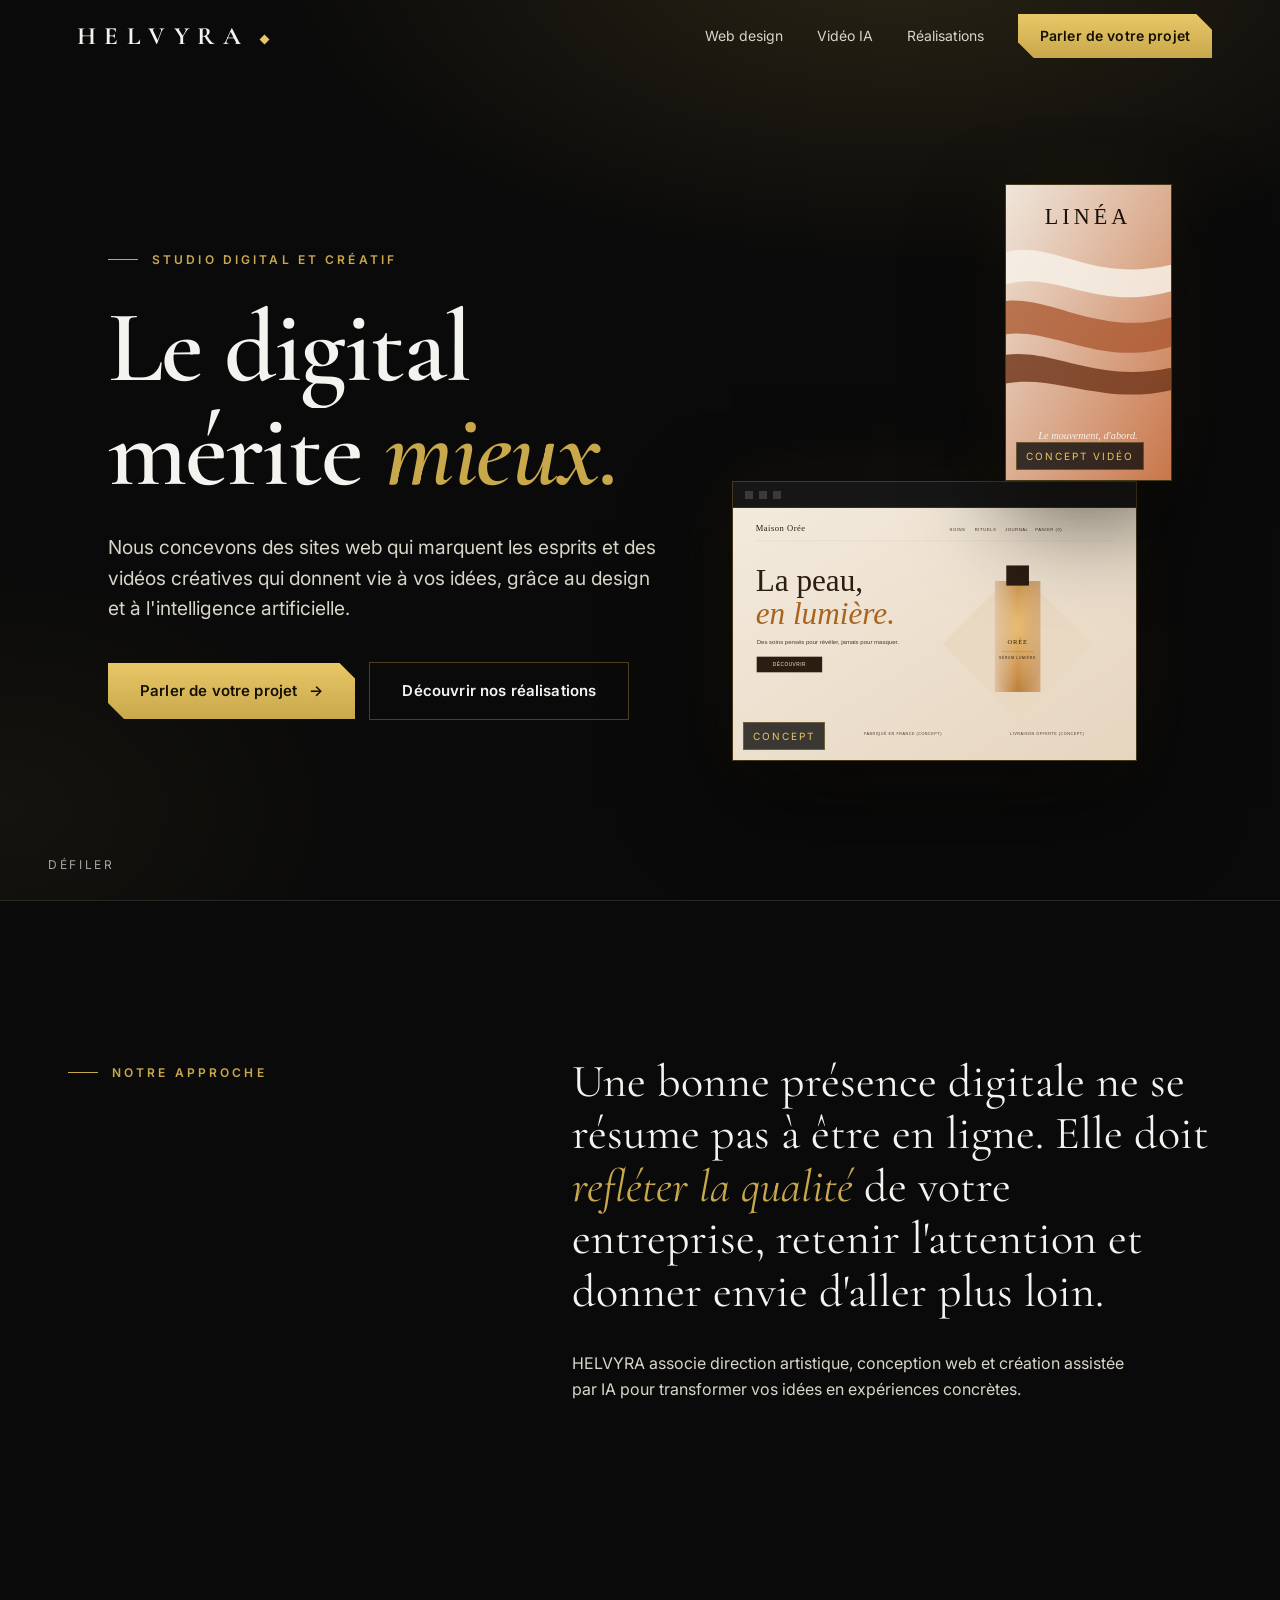
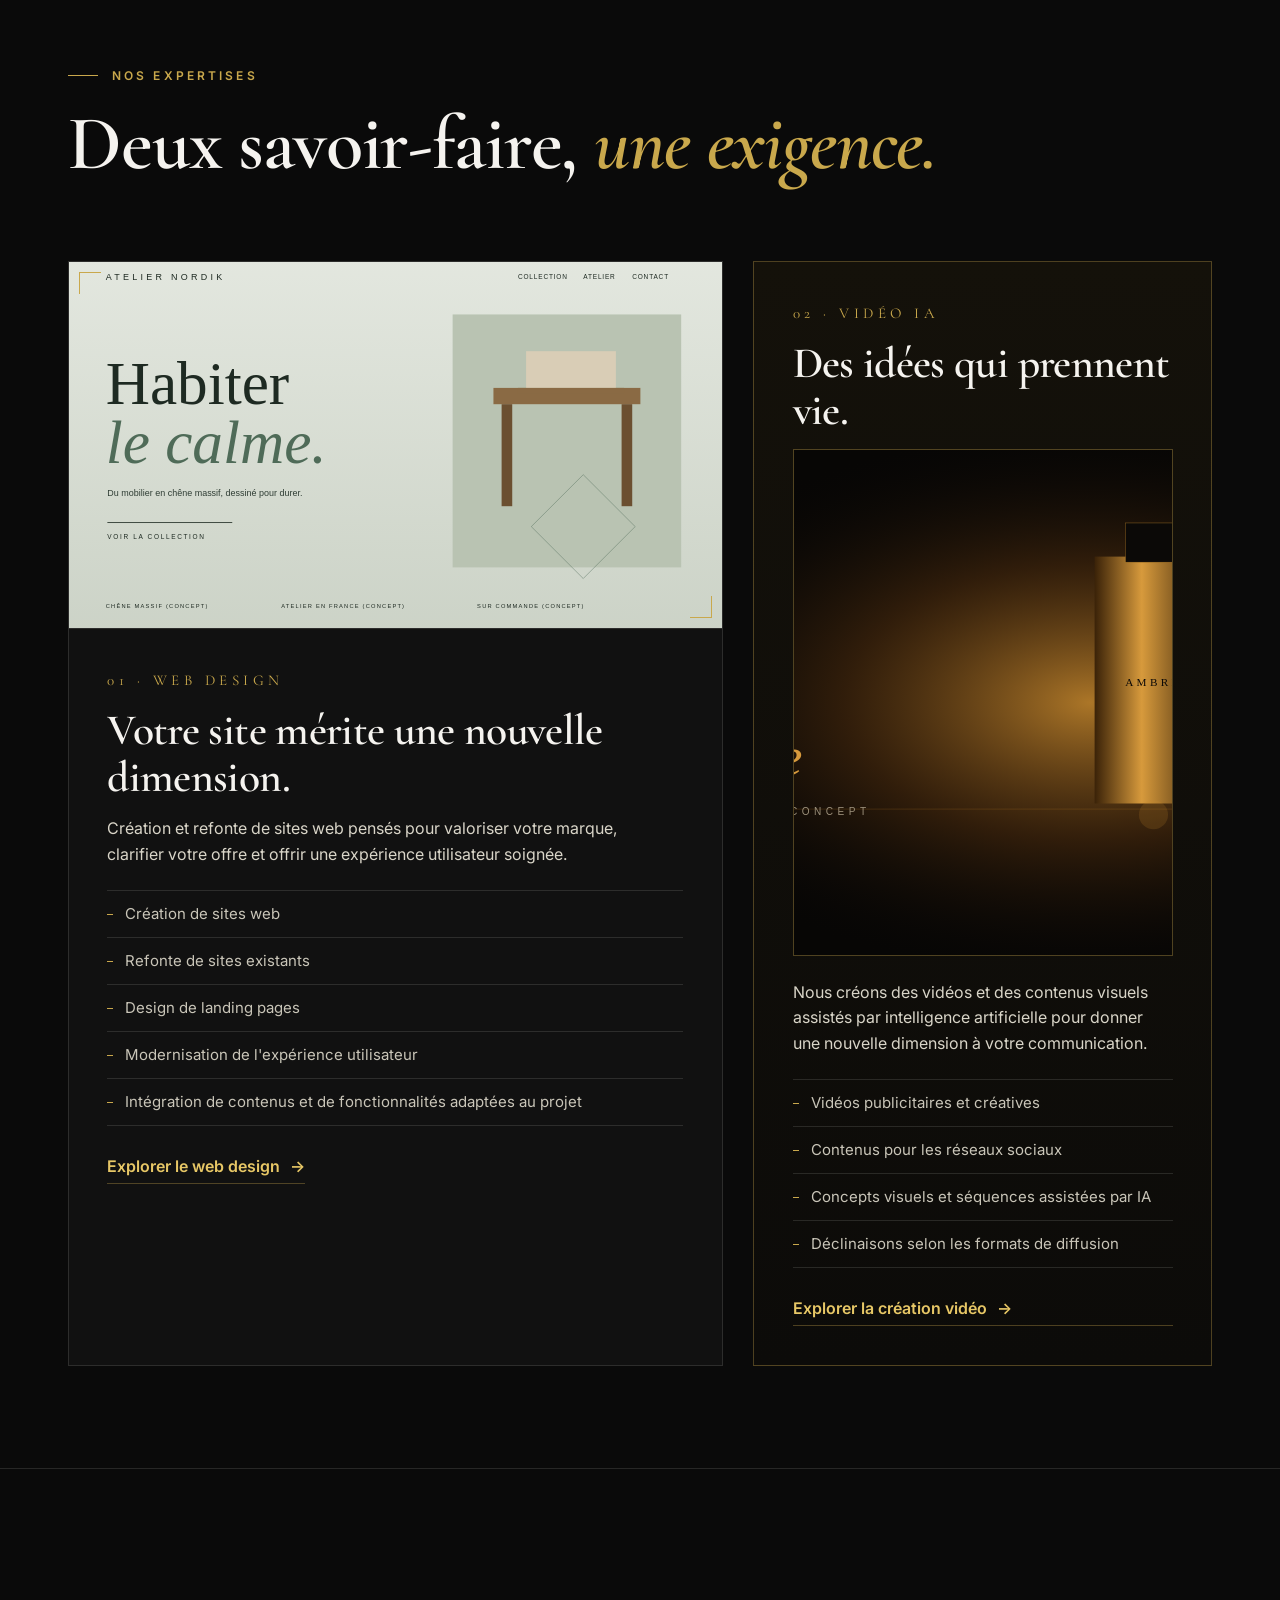
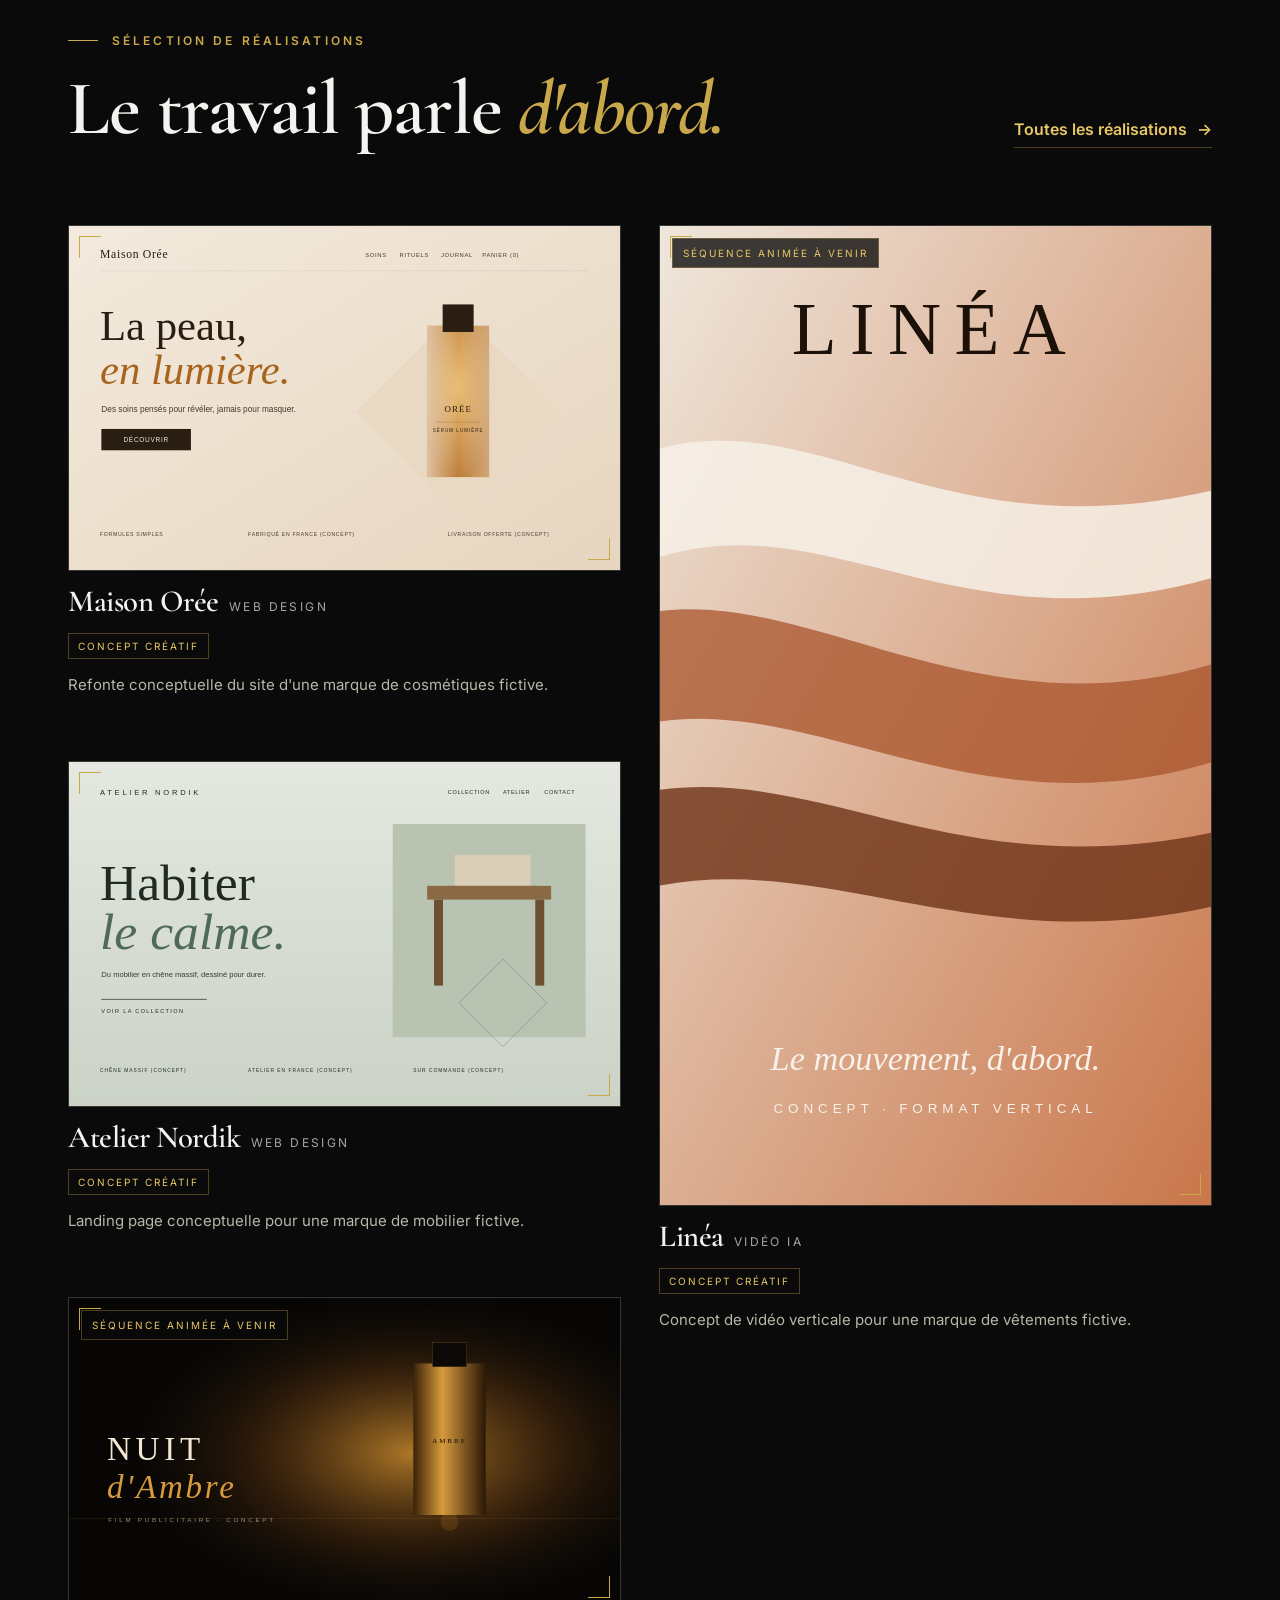
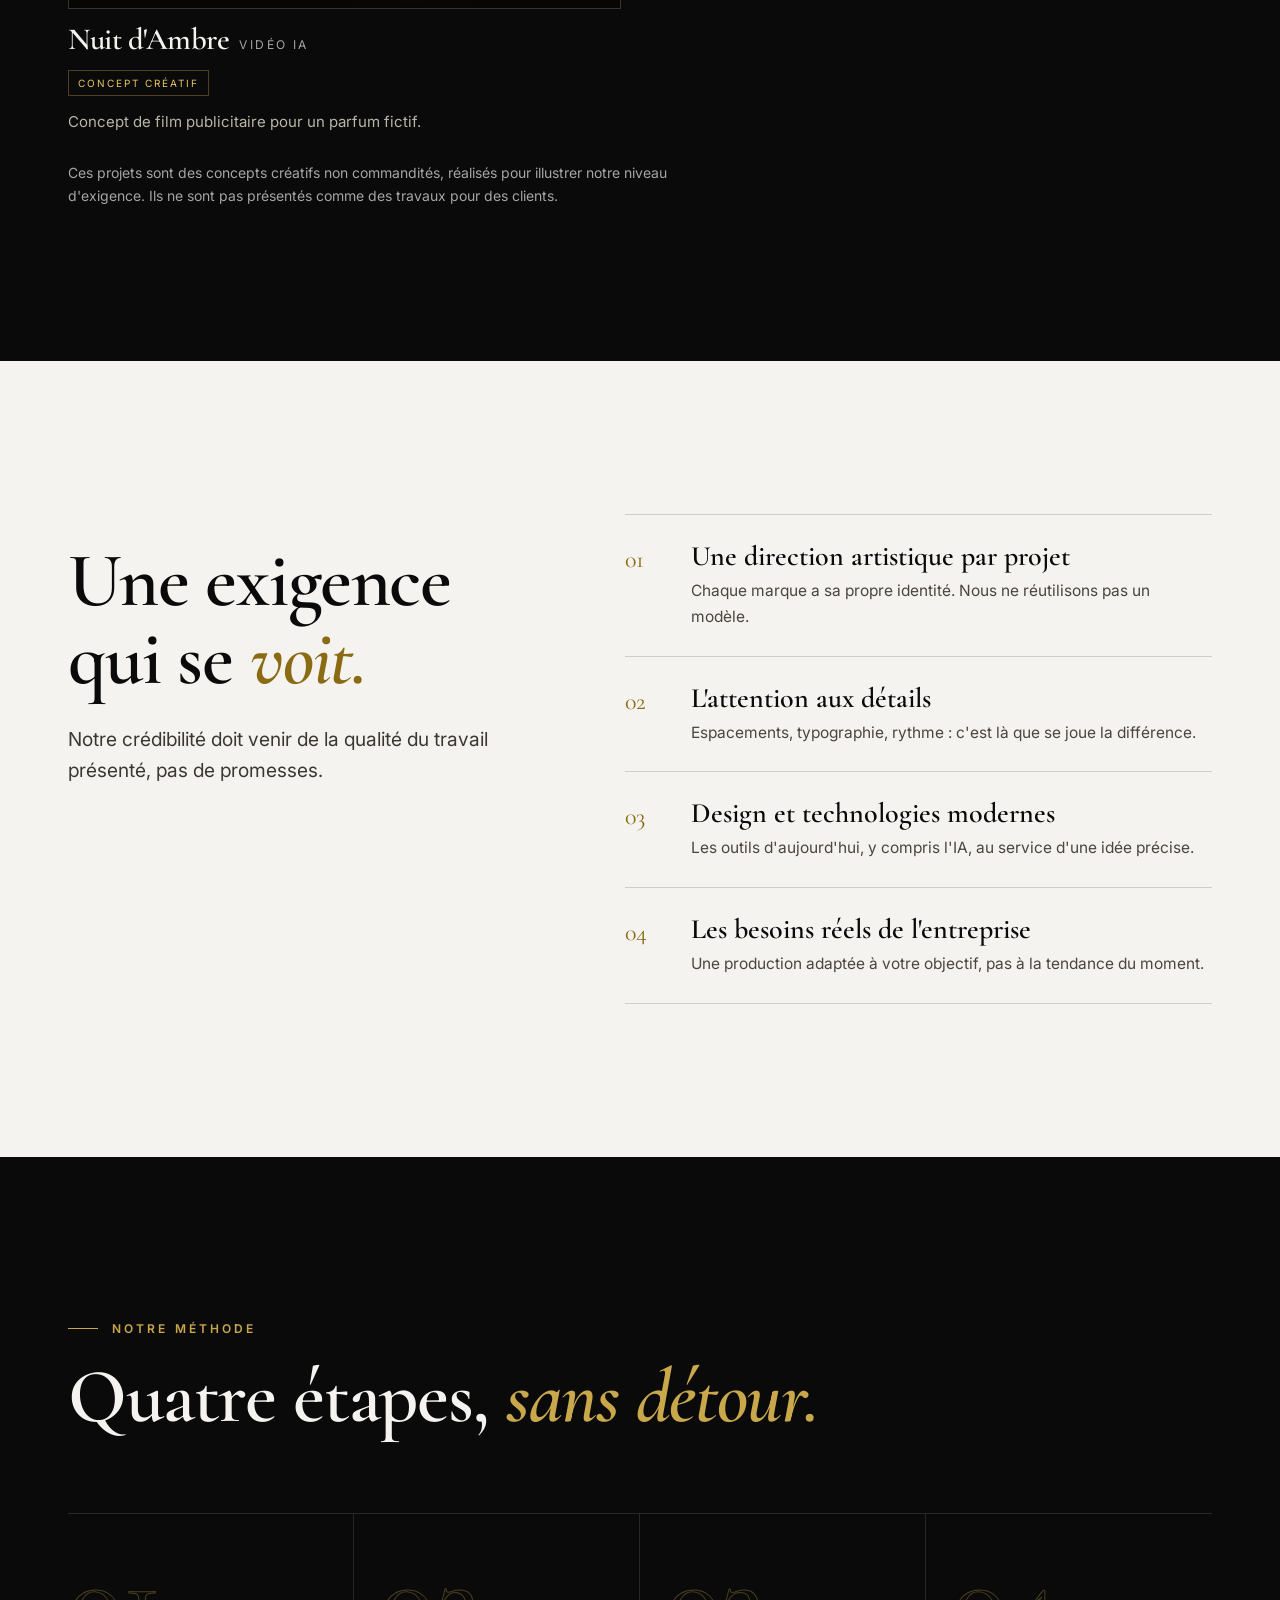
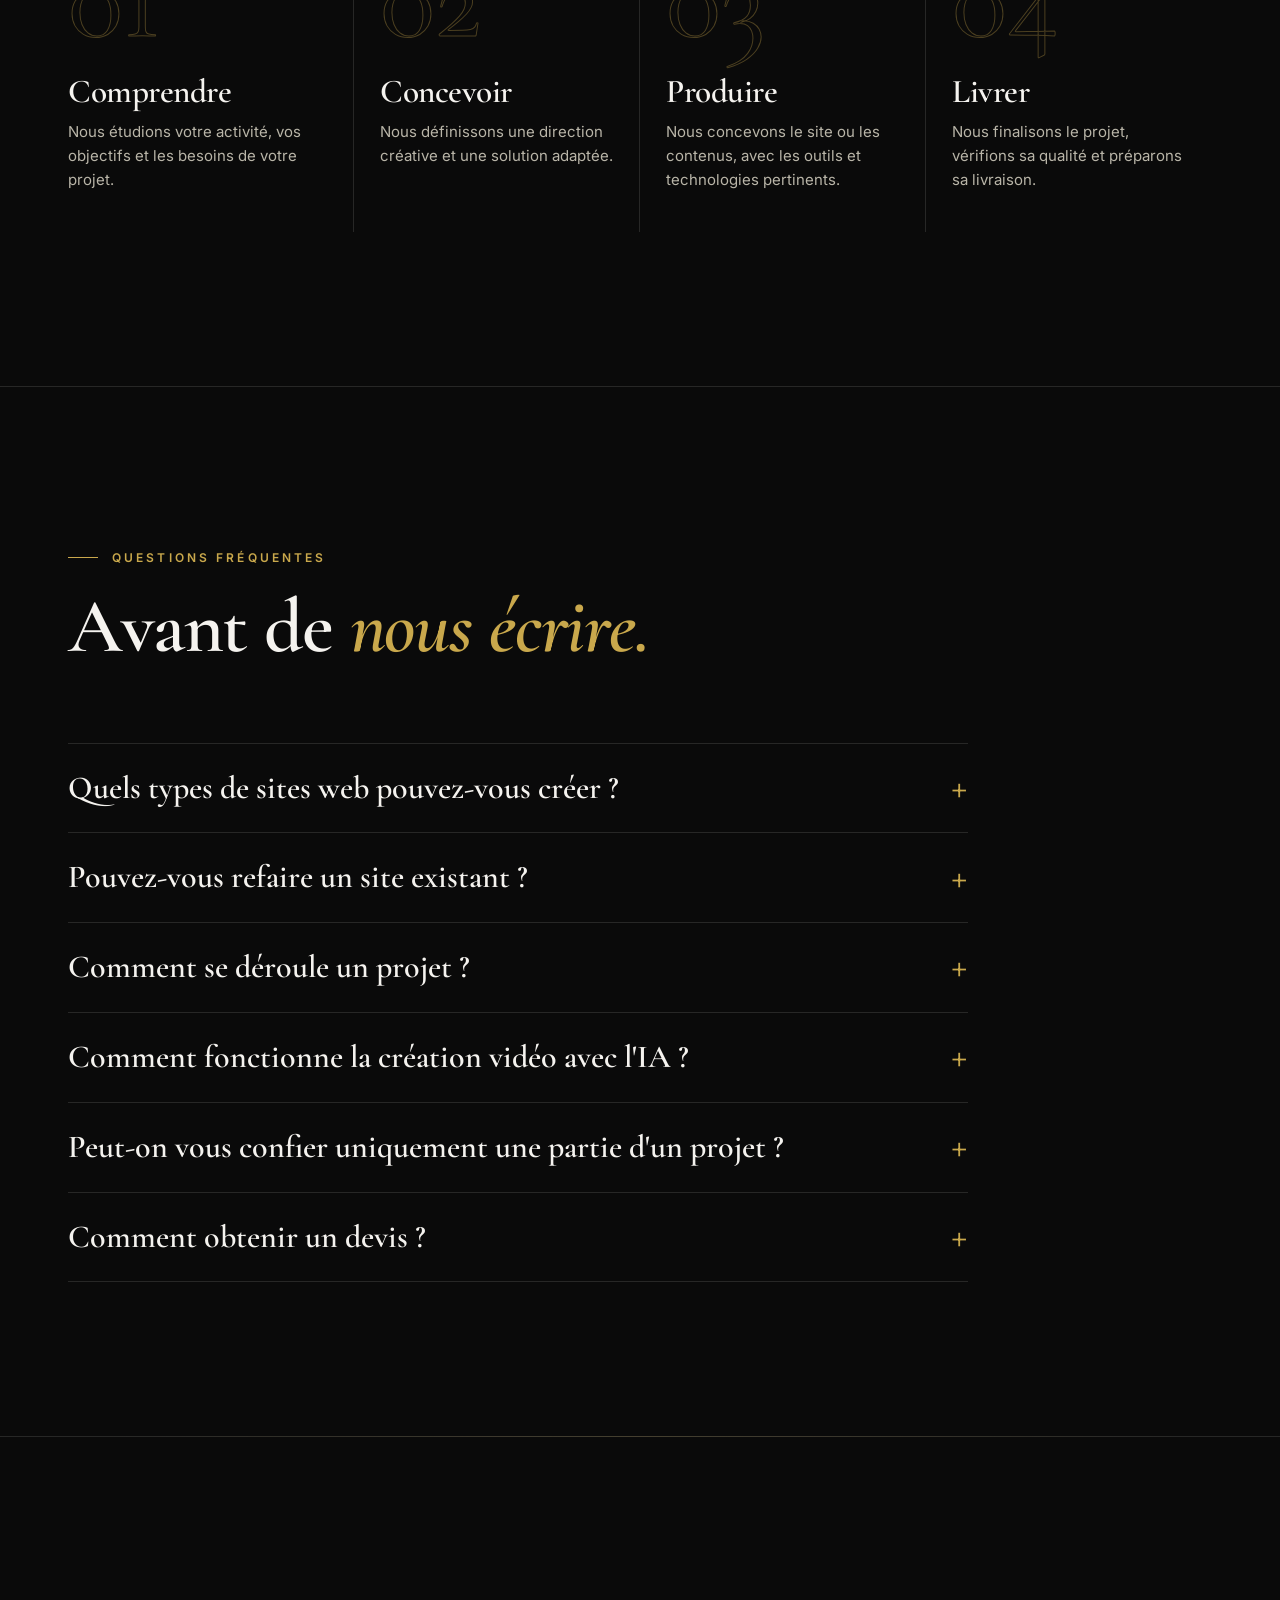
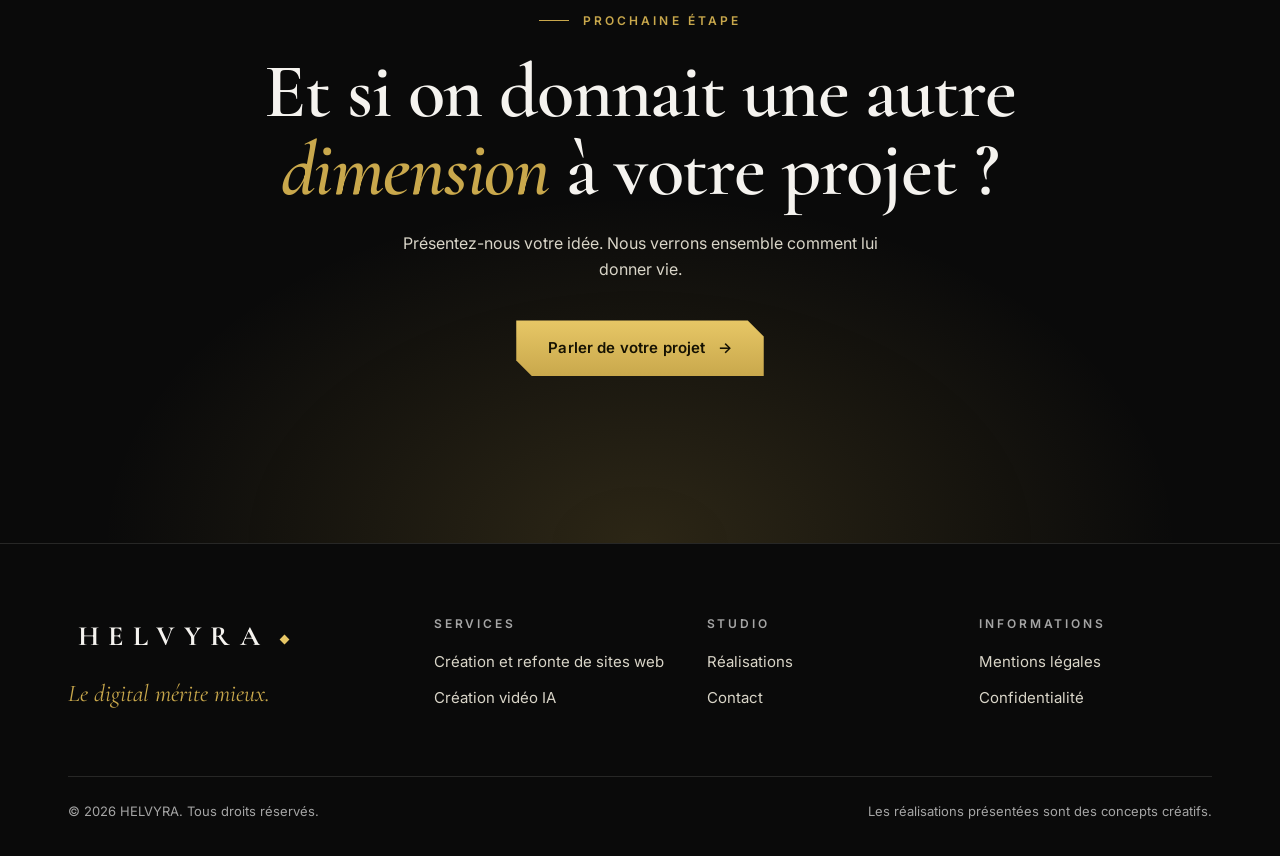
<file: index.html>
<!doctype html>
<html lang="fr">
<head>
<meta charset="utf-8">
<meta name="viewport" content="width=device-width, initial-scale=1">
<title>HELVYRA | Studio digital : sites web et vidéos créatives par IA</title>
<meta name="description" content="HELVYRA est un studio digital créatif : création et refonte de sites web, vidéos et contenus visuels assistés par intelligence artificielle.">
<link rel="canonical" href="https://helvyra.fr/">
<meta property="og:type" content="website">
<meta property="og:locale" content="fr_FR">
<meta property="og:site_name" content="HELVYRA">
<meta property="og:title" content="HELVYRA | Studio digital : sites web et vidéos créatives par IA">
<meta property="og:description" content="HELVYRA est un studio digital créatif : création et refonte de sites web, vidéos et contenus visuels assistés par intelligence artificielle.">
<meta property="og:url" content="https://helvyra.fr/">
<meta name="twitter:card" content="summary">
<meta name="theme-color" content="#0A0A0A">
<link rel="icon" href="assets/img/favicon.svg" type="image/svg+xml">
<link rel="preconnect" href="https://fonts.googleapis.com">
<link rel="preconnect" href="https://fonts.gstatic.com" crossorigin>
<link href="https://fonts.googleapis.com/css2?family=Cormorant+Garamond:ital,wght@0,500;0,600;0,700;1,500;1,600&family=Inter:wght@400;500;600&display=swap" rel="stylesheet">
<link rel="stylesheet" href="assets/css/style.css">
</head>
<body>
<a class="skip" href="#main">Aller au contenu</a>
<header class="nav">
<div class="wrap">
<a class="logo" href="index.html" aria-label="HELVYRA, retour à l'accueil">HELVYRA<i></i></a>
<button class="burger" type="button" aria-expanded="false" aria-controls="menu" aria-label="Ouvrir le menu"><span></span><span></span><span></span></button>
<nav class="menu" id="menu" aria-label="Navigation principale">
<a href="web-design.html">Web design</a><a href="video-ia.html">Vidéo IA</a><a href="realisations.html">Réalisations</a>
<a class="btn btn-gold" href="contact.html">Parler de votre projet</a>
</nav>
</div>
</header>
<main id="main">

<section class="hero">
<div class="wrap hero-grid">
<div>
<span class="eyebrow fade-in">Studio digital et créatif</span>
<h1><span class="line-mask"><span>Le digital</span></span><span class="line-mask"><span>mérite <em>mieux.</em></span></span></h1>
<p class="lead fade-in">Nous concevons des sites web qui marquent les esprits et des vidéos créatives qui donnent vie à vos idées, grâce au design et à l'intelligence artificielle.</p>
<div class="cta-row fade-in">
<a class="btn btn-gold" href="contact.html">Parler de votre projet <span class="ar">→</span></a>
<a class="btn btn-line" href="realisations.html">Découvrir nos réalisations</a>
</div>
</div>
<div class="hero-visual fade-in" aria-hidden="false">
<div class="frame web"><div class="frame-bar"><i></i><i></i><i></i></div>
<img src="assets/img/maison-oree.svg" alt="Concept de page d'accueil pour une marque fictive de cosmétiques" width="1600" height="1000"><span class="tag-concept">Concept</span></div>
<div class="frame vid"><img src="assets/img/linea.svg" alt="Affiche d'un concept de vidéo verticale pour une marque fictive de vêtements" width="900" height="1600"><span class="tag-concept">Concept vidéo</span></div>
</div>
</div>
<span class="scroll-note">Défiler</span>
</section>

<section class="sec rule">
<div class="wrap intro">
<div><span class="eyebrow rv">Notre approche</span></div>
<div>
<p class="big rv">Une bonne présence digitale ne se résume pas à être en ligne. Elle doit <em>refléter la qualité</em> de votre entreprise, retenir l'attention et donner envie d'aller plus loin.</p>
<p class="sub rv d1">HELVYRA associe direction artistique, conception web et création assistée par IA pour transformer vos idées en expériences concrètes.</p>
</div>
</div>
</section>

<section class="sec-tight">
<div class="wrap">
<div class="head"><div><span class="eyebrow rv">Nos expertises</span><h2 class="rv d1">Deux savoir-faire, <em>une exigence.</em></h2></div></div>
<div class="exp">
<article class="exp-a rv">
<div class="art"><img src="assets/img/atelier-nordik.svg" alt="Concept de landing page pour une marque fictive de mobilier" width="1600" height="1000" loading="lazy"></div>
<div class="exp-body">
<span class="num">01 · WEB DESIGN</span>
<h3>Votre site mérite une nouvelle dimension.</h3>
<p>Création et refonte de sites web pensés pour valoriser votre marque, clarifier votre offre et offrir une expérience utilisateur soignée.</p>
<ul class="list"><li>Création de sites web</li><li>Refonte de sites existants</li><li>Design de landing pages</li><li>Modernisation de l'expérience utilisateur</li><li>Intégration de contenus et de fonctionnalités adaptées au projet</li></ul>
<a class="link" href="web-design.html">Explorer le web design <span>→</span></a>
</div>
</article>
<article class="exp-b rv d1">
<div>
<span class="num">02 · VIDÉO IA</span>
<h3>Des idées qui prennent vie.</h3>
<div class="poster"><img src="assets/img/nuit-dambre.svg" alt="Affiche d'un concept de film publicitaire pour un parfum fictif" width="1600" height="900" loading="lazy"></div>
<p>Nous créons des vidéos et des contenus visuels assistés par intelligence artificielle pour donner une nouvelle dimension à votre communication.</p>
<ul class="list"><li>Vidéos publicitaires et créatives</li><li>Contenus pour les réseaux sociaux</li><li>Concepts visuels et séquences assistées par IA</li><li>Déclinaisons selon les formats de diffusion</li></ul>
</div>
<a class="link" href="video-ia.html">Explorer la création vidéo <span>→</span></a>
</article>
</div>
</div>
</section>

<section class="sec rule">
<div class="wrap">
<div class="head"><div><span class="eyebrow rv">Sélection de réalisations</span><h2 class="rv d1">Le travail parle <em>d'abord.</em></h2></div>
<a class="link rv" href="realisations.html">Toutes les réalisations <span>→</span></a></div>
<div class="works home" id="works-home">
<div class="col">
<button class="work" type="button" data-id="maison-oree" data-cat="web" aria-label="Ouvrir le projet Maison Orée">
<span class="thumb"><img src="assets/img/maison-oree.svg" alt="Concept de page d&#x27;accueil pour une marque fictive de cosmétiques, titre La peau, en lumière, flacon ambré sur fond beige" width="1600" height="1000" loading="lazy"></span>
<span class="meta"><h3>Maison Orée</h3><span class="cat">Web design</span></span>
<span class="badge">Concept créatif</span>
<p>Refonte conceptuelle du site d&#x27;une marque de cosmétiques fictive.</p>
</button>
<button class="work" type="button" data-id="atelier-nordik" data-cat="web" aria-label="Ouvrir le projet Atelier Nordik">
<span class="thumb"><img src="assets/img/atelier-nordik.svg" alt="Concept de landing page pour une marque fictive de mobilier en chêne, titre Habiter le calme" width="1600" height="1000" loading="lazy"></span>
<span class="meta"><h3>Atelier Nordik</h3><span class="cat">Web design</span></span>
<span class="badge">Concept créatif</span>
<p>Landing page conceptuelle pour une marque de mobilier fictive.</p>
</button>
<button class="work" type="button" data-id="nuit-dambre" data-cat="video" aria-label="Ouvrir le projet Nuit d&#x27;Ambre">
<span class="thumb"><img src="assets/img/nuit-dambre.svg" alt="Affiche d&#x27;un film publicitaire conceptuel pour un parfum fictif, flacon ambré dans la pénombre" width="1600" height="900" loading="lazy"><span class="soon">Séquence animée à venir</span></span>
<span class="meta"><h3>Nuit d&#x27;Ambre</h3><span class="cat">Vidéo IA</span></span>
<span class="badge">Concept créatif</span>
<p>Concept de film publicitaire pour un parfum fictif.</p>
</button>
</div>
<div class="col">
<button class="work" type="button" data-id="linea" data-cat="video" aria-label="Ouvrir le projet Linéa">
<span class="thumb"><img src="assets/img/linea.svg" alt="Affiche d&#x27;un concept de vidéo verticale pour une marque fictive de vêtements, plis de tissu terracotta" width="900" height="1600" loading="lazy"><span class="soon">Séquence animée à venir</span></span>
<span class="meta"><h3>Linéa</h3><span class="cat">Vidéo IA</span></span>
<span class="badge">Concept créatif</span>
<p>Concept de vidéo verticale pour une marque de vêtements fictive.</p>
</button>
</div>
</div>
<p class="muted rv" style="margin-top:28px;font-size:14px;max-width:640px">Ces projets sont des concepts créatifs non commandités, réalisés pour illustrer notre niveau d'exigence. Ils ne sont pas présentés comme des travaux pour des clients.</p>
</div>
</section>

<section class="sec light">
<div class="wrap why">
<div><span class="eyebrow rv">Pourquoi HELVYRA</span><h2 class="rv d1">Une exigence qui se <em>voit.</em></h2><p class="lead rv d2" style="margin-top:26px">Notre crédibilité doit venir de la qualité du travail présenté, pas de promesses.</p></div>
<ol>
<li class="rv"><div><b>Une direction artistique par projet</b><span>Chaque marque a sa propre identité. Nous ne réutilisons pas un modèle.</span></div></li>
<li class="rv d1"><div><b>L'attention aux détails</b><span>Espacements, typographie, rythme : c'est là que se joue la différence.</span></div></li>
<li class="rv d2"><div><b>Design et technologies modernes</b><span>Les outils d'aujourd'hui, y compris l'IA, au service d'une idée précise.</span></div></li>
<li class="rv d3"><div><b>Les besoins réels de l'entreprise</b><span>Une production adaptée à votre objectif, pas à la tendance du moment.</span></div></li>
</ol>
</div>
</section>

<section class="sec">
<div class="wrap">
<div class="head"><div><span class="eyebrow rv">Notre méthode</span><h2 class="rv d1">Quatre étapes, <em>sans détour.</em></h2></div></div>
<div class="steps">
<div class="step rv"><div class="n">01</div><h3>Comprendre</h3><p>Nous étudions votre activité, vos objectifs et les besoins de votre projet.</p></div>
<div class="step rv d1"><div class="n">02</div><h3>Concevoir</h3><p>Nous définissons une direction créative et une solution adaptée.</p></div>
<div class="step rv d2"><div class="n">03</div><h3>Produire</h3><p>Nous concevons le site ou les contenus, avec les outils et technologies pertinents.</p></div>
<div class="step rv d3"><div class="n">04</div><h3>Livrer</h3><p>Nous finalisons le projet, vérifions sa qualité et préparons sa livraison.</p></div>
</div>
</div>
</section>

<section class="sec rule">
<div class="wrap">
<div class="head"><div><span class="eyebrow rv">Questions fréquentes</span><h2 class="rv d1">Avant de <em>nous écrire.</em></h2></div></div>
<div class="faq"><details><summary>Quels types de sites web pouvez-vous créer ?</summary><div class="ans">Sites vitrines, pages de lancement, sites de services, boutiques en ligne selon le besoin. Le choix dépend de votre activité, de vos objectifs et de la façon dont vous souhaitez gérer le contenu ensuite.</div></details><details><summary>Pouvez-vous refaire un site existant ?</summary><div class="ans">Oui. Nous partons de l'existant : ce qui fonctionne, ce qui freine, ce qui doit être conservé (contenus, adresse, référencement). La refonte vise une image plus claire et une meilleure expérience, pas un changement pour le changement.</div></details><details><summary>Comment se déroule un projet ?</summary><div class="ans">Quatre temps : comprendre votre activité, concevoir une direction créative, produire, puis livrer après vérification. Le détail, le calendrier et le budget sont définis avec vous selon le projet.</div></details><details><summary>Comment fonctionne la création vidéo avec l'IA ?</summary><div class="ans">Nous définissons un concept et une direction artistique, puis nous produisons des séquences générées ou assistées par IA, montées et finalisées. L'IA a des limites, notamment sur les détails et les textes : chaque séquence est contrôlée avant livraison, et les contenus sont signalés comme créés avec IA.</div></details><details><summary>Peut-on vous confier uniquement une partie d'un projet ?</summary><div class="ans">Oui. Vous pouvez nous confier un site seul, une vidéo seule, ou une partie précise (une page, une série de formats). Nous vous disons franchement si une partie est mieux traitée ailleurs.</div></details><details><summary>Comment obtenir un devis ?</summary><div class="ans">Décrivez votre projet via le formulaire de contact. Le périmètre, le budget et le calendrier dépendent du projet : nous les précisons avec vous avant tout engagement.</div></details></div>
</div>
</section>

<section class="final">
<div class="wrap">
<span class="eyebrow rv">Prochaine étape</span>
<h2 class="rv d1">Et si on donnait une autre <em>dimension</em> à votre projet ?</h2>
<p class="rv d2">Présentez-nous votre idée. Nous verrons ensemble comment lui donner vie.</p>
<a class="btn btn-gold rv d3" href="contact.html">Parler de votre projet <span class="ar">→</span></a>
</div>
</section>

<dialog id="project-dialog" aria-modal="true"><div class="dlg"><div class="dlg-card"></div></div></dialog>
<script type="application/json" id="projects-data">[{"id": "maison-oree", "title": "Maison Orée", "cat": "web", "format": "16:9", "img": "assets/img/maison-oree.svg", "alt": "Concept de page d'accueil pour une marque fictive de cosmétiques, titre La peau, en lumière, flacon ambré sur fond beige", "short": "Refonte conceptuelle du site d'une marque de cosmétiques fictive.", "context": "Marque fictive de soins, imaginée pour montrer ce qu'une refonte peut changer : un site daté, chargé, qui ne met pas le produit en valeur.", "intention": "Remplacer l'empilement d'informations par une seule promesse, un seul produit héros et beaucoup d'air.", "da": "Beige chaud, ambre et brun profond. Un titre serif de grande taille avec un mot en italique, un flacon comme point focal.", "choices": "Navigation réduite à quatre entrées, un appel à l'action unique, suppression des bandeaux promotionnels et de la colonne latérale.", "result": "Une page d'accueil lisible en trois secondes. Il s'agit d'un concept visuel, sans données de performance.", "kind": "Concept créatif"}, {"id": "linea", "title": "Linéa", "cat": "video", "format": "9:16", "img": "assets/img/linea.svg", "alt": "Affiche d'un concept de vidéo verticale pour une marque fictive de vêtements, plis de tissu terracotta", "short": "Concept de vidéo verticale pour une marque de vêtements fictive.", "context": "Format vertical pensé pour les réseaux sociaux, autour d'une marque de vêtements imaginaire.", "intention": "Faire ressentir la matière et le mouvement du tissu avant même de montrer le vêtement.", "da": "Terracotta, crème et brun. Des courbes de tissu qui occupent tout le cadre, un titre espacé en capitales.", "choices": "Plan unique, rythme lent, lecture sans son possible. Le format 9:16 est pensé dès le départ, pas recadré après coup.", "result": "Affiche conceptuelle. La séquence animée correspondante sera ajoutée dans cet emplacement.", "kind": "Concept créatif"}, {"id": "nuit-dambre", "title": "Nuit d'Ambre", "cat": "video", "format": "16:9", "img": "assets/img/nuit-dambre.svg", "alt": "Affiche d'un film publicitaire conceptuel pour un parfum fictif, flacon ambré dans la pénombre", "short": "Concept de film publicitaire pour un parfum fictif.", "context": "Film de quelques secondes pour un parfum imaginaire, pensé comme une publicité de marque.", "intention": "Installer une atmosphère plutôt qu'expliquer un produit : la lumière chaude fait le travail.", "da": "Noir profond, halo ambré, typographie serif très espacée. Un seul objet, un seul éclairage.", "choices": "Pas de personnage, pas de texte à l'écran en dehors du nom. Peu d'éléments pour limiter les incohérences d'une génération par IA.", "result": "Affiche conceptuelle. Le film sera intégré ici, avec sa version verticale.", "kind": "Concept créatif"}, {"id": "atelier-nordik", "title": "Atelier Nordik", "cat": "web", "format": "16:9", "img": "assets/img/atelier-nordik.svg", "alt": "Concept de landing page pour une marque fictive de mobilier en chêne, titre Habiter le calme", "short": "Landing page conceptuelle pour une marque de mobilier fictive.", "context": "Page unique pour lancer une collection de mobilier fictive, avec une promesse simple.", "intention": "Vendre une ambiance avant le catalogue. La page doit donner envie de passer à la collection.", "da": "Vert de gris, chêne et crème. Un titre très grand, beaucoup de vide, un seul visuel de pièce maîtresse.", "choices": "Peu de texte, un seul lien d'action, trois engagements courts en bas de page.", "result": "Maquette conceptuelle d'une page de lancement. Aucune donnée de performance.", "kind": "Concept créatif"}, {"id": "halden", "title": "Halden", "cat": "web", "format": "16:9", "img": "assets/img/halden.svg", "alt": "Concept de site pour un cabinet de conseil fictif, fond bleu nuit et courbe de graphique", "short": "Site conceptuel pour un cabinet de conseil fictif.", "context": "Cabinet de conseil imaginaire. Le défi : être sérieux sans être froid.", "intention": "Inspirer confiance par la clarté : un message, un indicateur d'exemple, une action.", "da": "Bleu nuit, blanc cassé et un bleu clair d'accent. Un graphique stylisé pour illustrer le sérieux sans chiffres inventés.", "choices": "Le graphique est un exemple identifié comme tel. Aucun chiffre réel n'est affiché.", "result": "Concept visuel pour une activité de services. Non commandité.", "kind": "Concept créatif"}, {"id": "studio-maree", "title": "Studio Maré", "cat": "video", "format": "1:1", "img": "assets/img/studio-maree.svg", "alt": "Affiche d'un concept de vidéo carrée pour un hôtel fictif, soleil couchant sur la mer", "short": "Concept de vidéo carrée pour un hôtel fictif.", "context": "Format carré pensé pour les fils d'actualité, autour d'un hôtel imaginaire en bord de mer.", "intention": "Donner envie de séjourner avec une seule image : la lumière de fin de journée.", "da": "Bleu pétrole, sable et soleil doré. Une composition symétrique et calme.", "choices": "Mouvement très lent, aucun personnage, légende courte. Pensé pour rester lisible sans son.", "result": "Affiche conceptuelle. La séquence animée sera ajoutée dans cet emplacement.", "kind": "Concept créatif"}]</script>
</main>
<footer class="foot">
<div class="wrap">
<div class="foot-grid">
<div><a class="logo" href="index.html">HELVYRA<i></i></a><p class="t">Le digital mérite mieux.</p></div>
<div><h4>Services</h4><ul><li><a href="web-design.html">Création et refonte de sites web</a></li><li><a href="video-ia.html">Création vidéo IA</a></li></ul></div>
<div><h4>Studio</h4><ul><li><a href="realisations.html">Réalisations</a></li><li><a href="contact.html">Contact</a></li></ul></div>
<div><h4>Informations</h4><ul><li><a href="mentions-legales.html">Mentions légales</a></li><li><a href="confidentialite.html">Confidentialité</a></li></ul></div>
</div>
<div class="foot-bot"><span>© <span data-year>2026</span> HELVYRA. Tous droits réservés.</span><span>Les réalisations présentées sont des concepts créatifs.</span></div>
</div>
</footer>
<script src="assets/js/config.js"></script>
<script src="assets/js/main.js"></script>
</body>
</html>
</file>
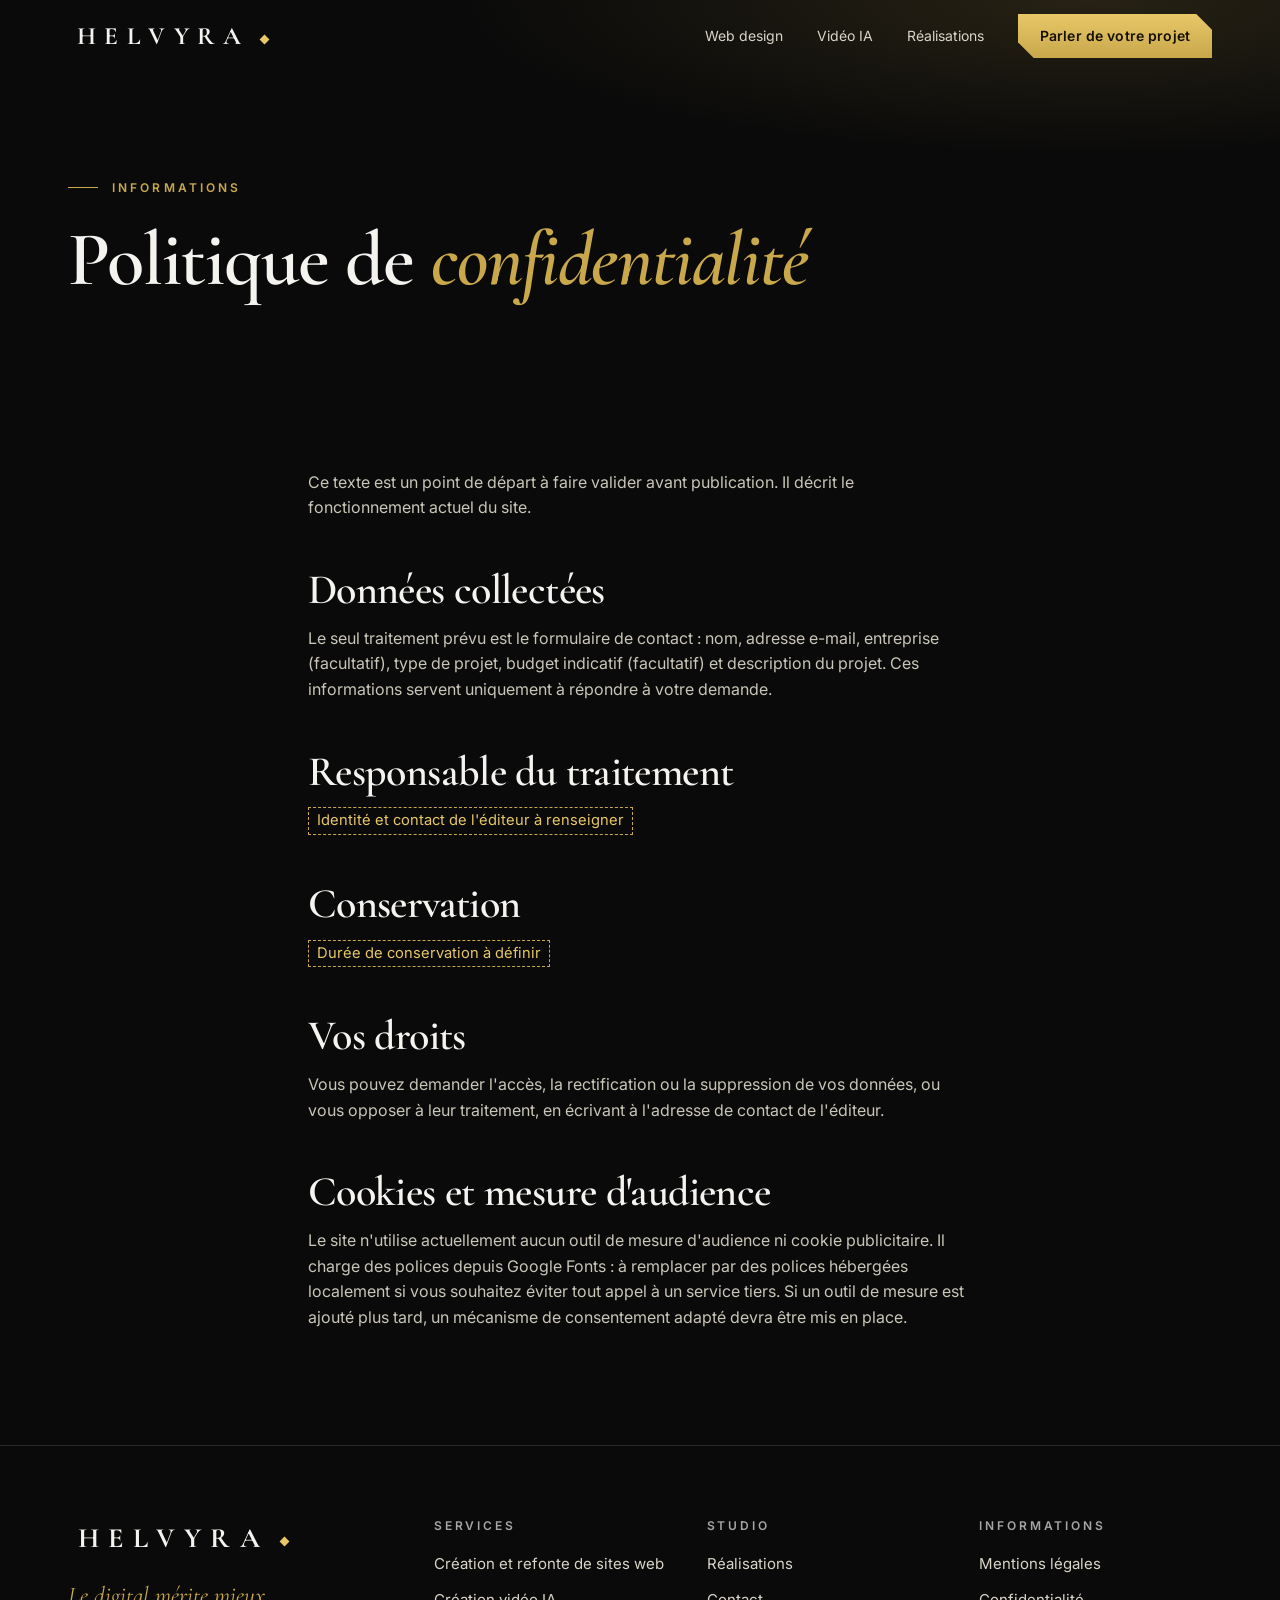
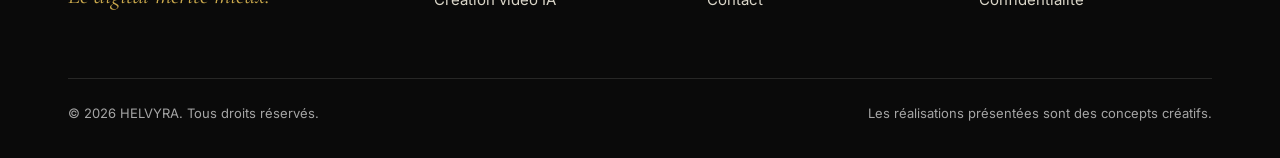
<file: confidentialite.html>
<!doctype html>
<html lang="fr">
<head>
<meta charset="utf-8">
<meta name="viewport" content="width=device-width, initial-scale=1">
<title>Politique de confidentialité | HELVYRA</title>
<meta name="description" content="Politique de confidentialité du site helvyra.fr.">
<link rel="canonical" href="https://helvyra.fr/confidentialite.html">
<meta property="og:type" content="website">
<meta property="og:locale" content="fr_FR">
<meta property="og:site_name" content="HELVYRA">
<meta property="og:title" content="Politique de confidentialité | HELVYRA">
<meta property="og:description" content="Politique de confidentialité du site helvyra.fr.">
<meta property="og:url" content="https://helvyra.fr/confidentialite.html">
<meta name="twitter:card" content="summary">
<meta name="theme-color" content="#0A0A0A">
<link rel="icon" href="assets/img/favicon.svg" type="image/svg+xml">
<link rel="preconnect" href="https://fonts.googleapis.com">
<link rel="preconnect" href="https://fonts.gstatic.com" crossorigin>
<link href="https://fonts.googleapis.com/css2?family=Cormorant+Garamond:ital,wght@0,500;0,600;0,700;1,500;1,600&family=Inter:wght@400;500;600&display=swap" rel="stylesheet">
<link rel="stylesheet" href="assets/css/style.css">
</head>
<body>
<a class="skip" href="#main">Aller au contenu</a>
<header class="nav">
<div class="wrap">
<a class="logo" href="index.html" aria-label="HELVYRA, retour à l'accueil">HELVYRA<i></i></a>
<button class="burger" type="button" aria-expanded="false" aria-controls="menu" aria-label="Ouvrir le menu"><span></span><span></span><span></span></button>
<nav class="menu" id="menu" aria-label="Navigation principale">
<a href="web-design.html">Web design</a><a href="video-ia.html">Vidéo IA</a><a href="realisations.html">Réalisations</a>
<a class="btn btn-gold" href="contact.html">Parler de votre projet</a>
</nav>
</div>
</header>
<main id="main">

<section class="page-hero" style="padding-bottom:40px"><div class="wrap"><span class="eyebrow">Informations</span><h1 style="font-size:clamp(40px,6vw,84px)">Politique de <em>confidentialité</em></h1></div></section>
<section class="sec-tight"><div class="wrap legal">
<p>Ce texte est un point de départ à faire valider avant publication. Il décrit le fonctionnement actuel du site.</p>
<h2>Données collectées</h2>
<p>Le seul traitement prévu est le formulaire de contact : nom, adresse e-mail, entreprise (facultatif), type de projet, budget indicatif (facultatif) et description du projet. Ces informations servent uniquement à répondre à votre demande.</p>
<h2>Responsable du traitement</h2>
<p><span class="todo">Identité et contact de l'éditeur à renseigner</span></p>
<h2>Conservation</h2>
<p><span class="todo">Durée de conservation à définir</span></p>
<h2>Vos droits</h2>
<p>Vous pouvez demander l'accès, la rectification ou la suppression de vos données, ou vous opposer à leur traitement, en écrivant à l'adresse de contact de l'éditeur.</p>
<h2>Cookies et mesure d'audience</h2>
<p>Le site n'utilise actuellement aucun outil de mesure d'audience ni cookie publicitaire. Il charge des polices depuis Google Fonts : à remplacer par des polices hébergées localement si vous souhaitez éviter tout appel à un service tiers. Si un outil de mesure est ajouté plus tard, un mécanisme de consentement adapté devra être mis en place.</p>
</div></section>
</main>
<footer class="foot">
<div class="wrap">
<div class="foot-grid">
<div><a class="logo" href="index.html">HELVYRA<i></i></a><p class="t">Le digital mérite mieux.</p></div>
<div><h4>Services</h4><ul><li><a href="web-design.html">Création et refonte de sites web</a></li><li><a href="video-ia.html">Création vidéo IA</a></li></ul></div>
<div><h4>Studio</h4><ul><li><a href="realisations.html">Réalisations</a></li><li><a href="contact.html">Contact</a></li></ul></div>
<div><h4>Informations</h4><ul><li><a href="mentions-legales.html">Mentions légales</a></li><li><a href="confidentialite.html">Confidentialité</a></li></ul></div>
</div>
<div class="foot-bot"><span>© <span data-year>2026</span> HELVYRA. Tous droits réservés.</span><span>Les réalisations présentées sont des concepts créatifs.</span></div>
</div>
</footer>
<script src="assets/js/config.js"></script>
<script src="assets/js/main.js"></script>
</body>
</html>
</file>
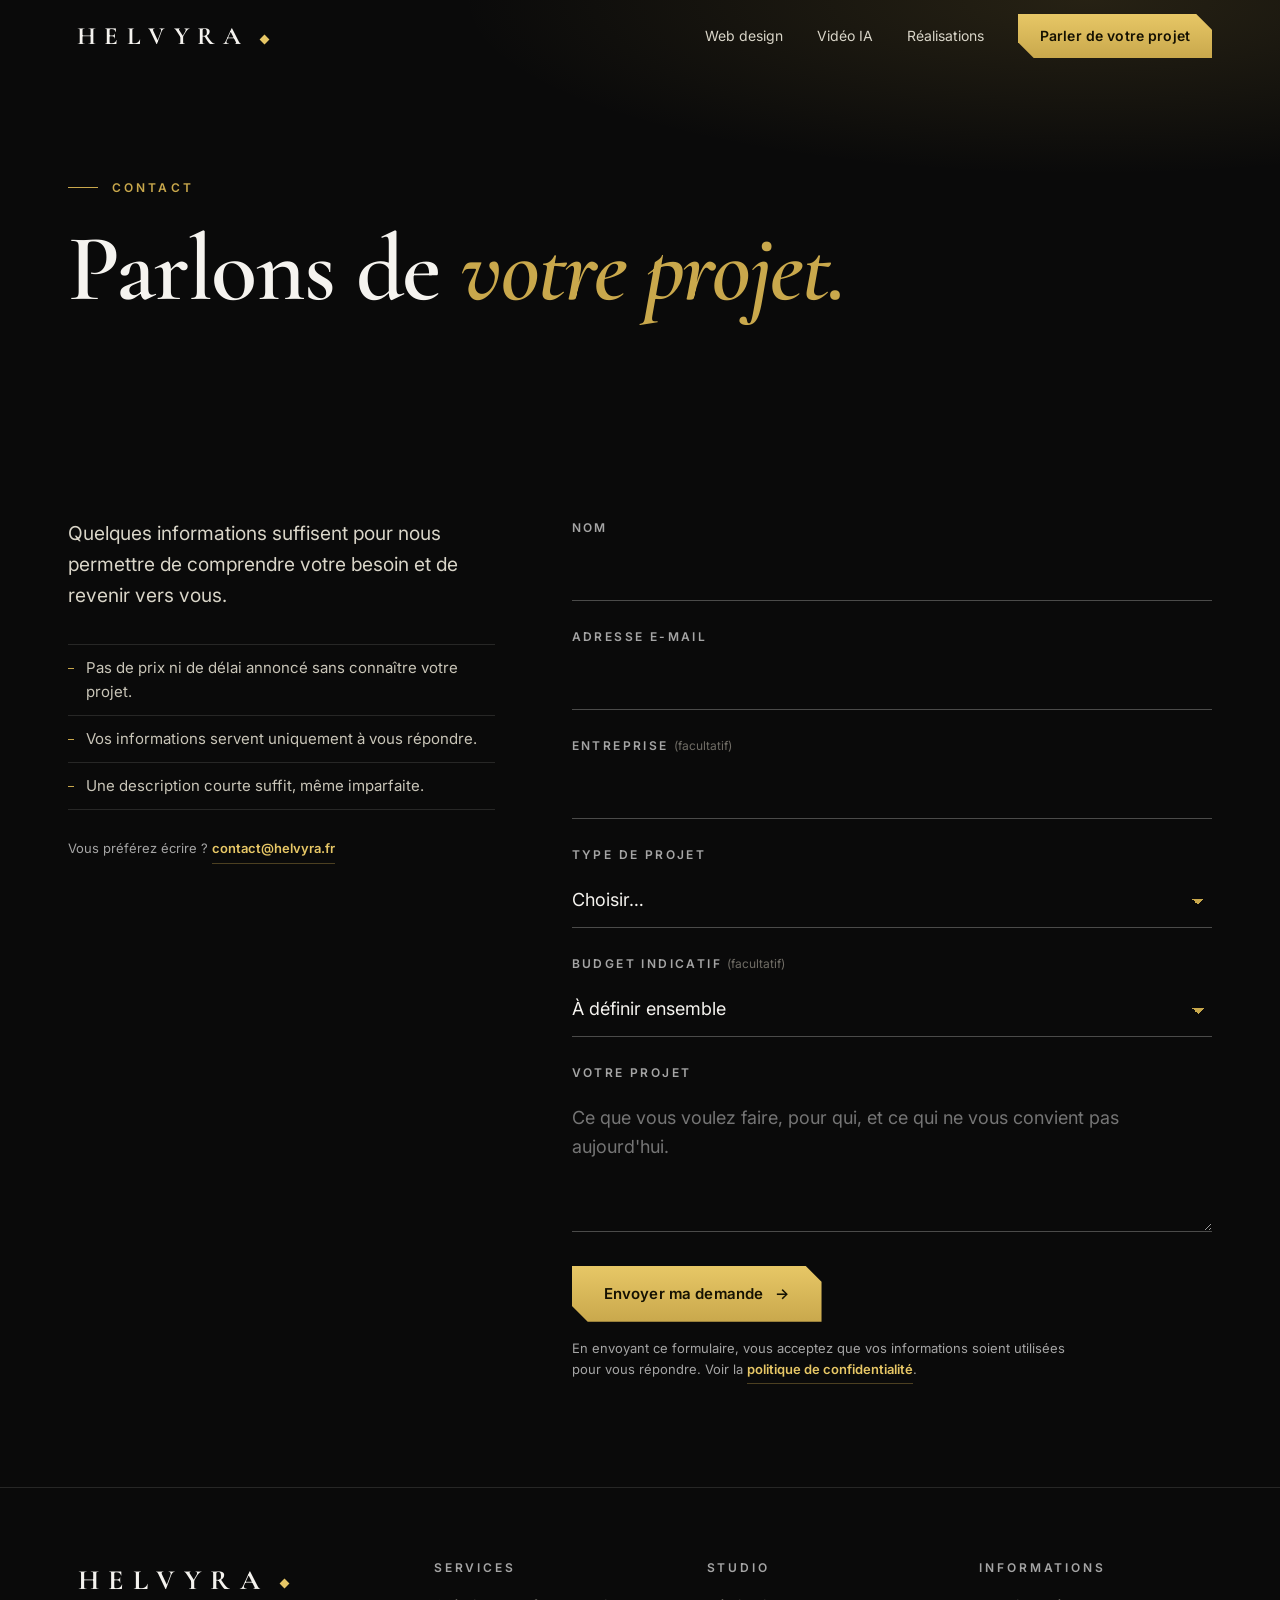
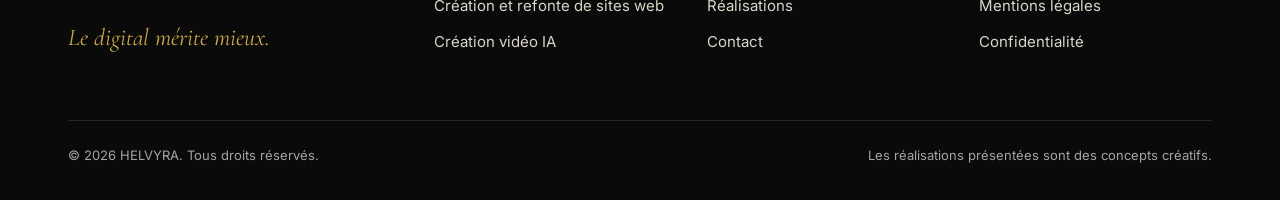
<file: contact.html>
<!doctype html>
<html lang="fr">
<head>
<meta charset="utf-8">
<meta name="viewport" content="width=device-width, initial-scale=1">
<title>Contact et demande de devis | HELVYRA</title>
<meta name="description" content="Parlez-nous de votre projet de site web ou de vidéo IA. Quelques informations suffisent pour que HELVYRA revienne vers vous.">
<link rel="canonical" href="https://helvyra.fr/contact.html">
<meta property="og:type" content="website">
<meta property="og:locale" content="fr_FR">
<meta property="og:site_name" content="HELVYRA">
<meta property="og:title" content="Contact et demande de devis | HELVYRA">
<meta property="og:description" content="Parlez-nous de votre projet de site web ou de vidéo IA. Quelques informations suffisent pour que HELVYRA revienne vers vous.">
<meta property="og:url" content="https://helvyra.fr/contact.html">
<meta name="twitter:card" content="summary">
<meta name="theme-color" content="#0A0A0A">
<link rel="icon" href="assets/img/favicon.svg" type="image/svg+xml">
<link rel="preconnect" href="https://fonts.googleapis.com">
<link rel="preconnect" href="https://fonts.gstatic.com" crossorigin>
<link href="https://fonts.googleapis.com/css2?family=Cormorant+Garamond:ital,wght@0,500;0,600;0,700;1,500;1,600&family=Inter:wght@400;500;600&display=swap" rel="stylesheet">
<link rel="stylesheet" href="assets/css/style.css">
</head>
<body>
<a class="skip" href="#main">Aller au contenu</a>
<header class="nav">
<div class="wrap">
<a class="logo" href="index.html" aria-label="HELVYRA, retour à l'accueil">HELVYRA<i></i></a>
<button class="burger" type="button" aria-expanded="false" aria-controls="menu" aria-label="Ouvrir le menu"><span></span><span></span><span></span></button>
<nav class="menu" id="menu" aria-label="Navigation principale">
<a href="web-design.html">Web design</a><a href="video-ia.html">Vidéo IA</a><a href="realisations.html">Réalisations</a>
<a class="btn btn-gold" href="contact.html">Parler de votre projet</a>
</nav>
</div>
</header>
<main id="main">

<section class="page-hero" style="padding-bottom:clamp(40px,6vw,70px)">
<div class="wrap">
<span class="eyebrow fade-in">Contact</span>
<h1 class="fade-in">Parlons de <em>votre projet.</em></h1>
</div>
</section>

<section class="sec-tight">
<div class="wrap form-wrap">
<div>
<p class="lead rv">Quelques informations suffisent pour nous permettre de comprendre votre besoin et de revenir vers vous.</p>
<ul class="list rv d1" style="margin-top:34px"><li>Pas de prix ni de délai annoncé sans connaître votre projet.</li><li>Vos informations servent uniquement à vous répondre.</li><li>Une description courte suffit, même imparfaite.</li></ul>
<p id="direct-email" class="mini-note"></p>
</div>
<form id="contact-form" class="rv d1" novalidate>
<div class="field"><label for="nom">Nom</label><input id="nom" name="nom" type="text" autocomplete="name" required><span class="err-msg" role="alert"></span></div>
<div class="field"><label for="email">Adresse e-mail</label><input id="email" name="email" type="email" autocomplete="email" required><span class="err-msg" role="alert"></span></div>
<div class="field"><label for="entreprise">Entreprise <span class="opt">(facultatif)</span></label><input id="entreprise" name="entreprise" type="text" autocomplete="organization"><span class="err-msg"></span></div>
<div class="field"><label for="type">Type de projet</label>
<select id="type" name="type" required><option value="">Choisir…</option><option>Création de site web</option><option>Refonte de site web</option><option>Création vidéo IA</option><option>Autre projet digital</option></select><span class="err-msg" role="alert"></span></div>
<div class="field"><label for="budget">Budget indicatif <span class="opt">(facultatif)</span></label>
<select id="budget" name="budget"><option value="">À définir ensemble</option><option>Moins de 2 000 €</option><option>2 000 à 5 000 €</option><option>5 000 à 10 000 €</option><option>Plus de 10 000 €</option></select><span class="err-msg"></span></div>
<div class="field"><label for="message">Votre projet</label><textarea id="message" name="message" required placeholder="Ce que vous voulez faire, pour qui, et ce qui ne vous convient pas aujourd'hui."></textarea><span class="err-msg" role="alert"></span></div>
<div class="hp" aria-hidden="true"><label>Ne pas remplir<input type="text" name="website" tabindex="-1" autocomplete="off"></label></div>
<button class="btn btn-gold" type="submit">Envoyer ma demande <span class="spin" aria-hidden="true"></span><span class="ar">→</span></button>
<div id="form-status" class="status" aria-live="polite"></div>
<p class="mini-note">En envoyant ce formulaire, vous acceptez que vos informations soient utilisées pour vous répondre. Voir la <a class="link" href="confidentialite.html">politique de confidentialité</a>.</p>
</form>
</div>
</section>
</main>
<footer class="foot">
<div class="wrap">
<div class="foot-grid">
<div><a class="logo" href="index.html">HELVYRA<i></i></a><p class="t">Le digital mérite mieux.</p></div>
<div><h4>Services</h4><ul><li><a href="web-design.html">Création et refonte de sites web</a></li><li><a href="video-ia.html">Création vidéo IA</a></li></ul></div>
<div><h4>Studio</h4><ul><li><a href="realisations.html">Réalisations</a></li><li><a href="contact.html">Contact</a></li></ul></div>
<div><h4>Informations</h4><ul><li><a href="mentions-legales.html">Mentions légales</a></li><li><a href="confidentialite.html">Confidentialité</a></li></ul></div>
</div>
<div class="foot-bot"><span>© <span data-year>2026</span> HELVYRA. Tous droits réservés.</span><span>Les réalisations présentées sont des concepts créatifs.</span></div>
</div>
</footer>
<script src="assets/js/config.js"></script>
<script src="assets/js/main.js"></script>
</body>
</html>
</file>
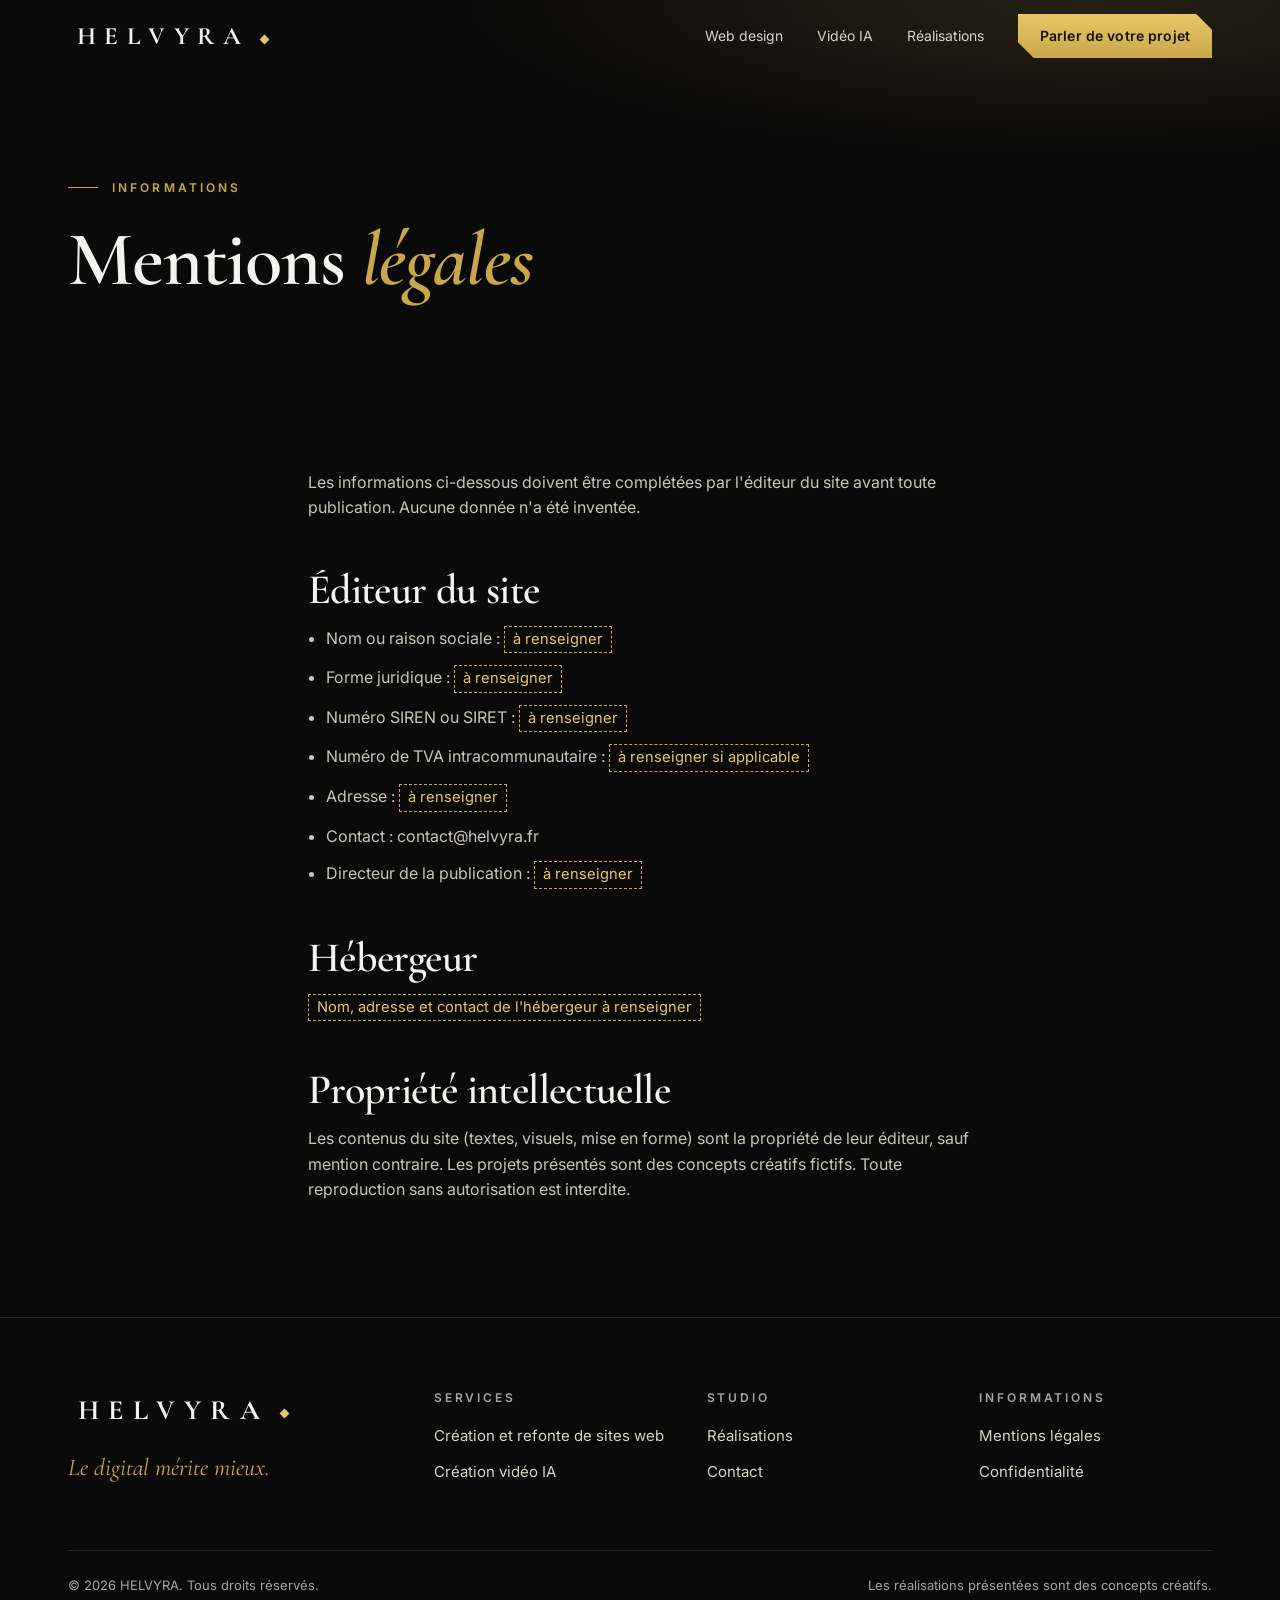
<file: mentions-legales.html>
<!doctype html>
<html lang="fr">
<head>
<meta charset="utf-8">
<meta name="viewport" content="width=device-width, initial-scale=1">
<title>Mentions légales | HELVYRA</title>
<meta name="description" content="Mentions légales du site helvyra.fr.">
<link rel="canonical" href="https://helvyra.fr/mentions-legales.html">
<meta property="og:type" content="website">
<meta property="og:locale" content="fr_FR">
<meta property="og:site_name" content="HELVYRA">
<meta property="og:title" content="Mentions légales | HELVYRA">
<meta property="og:description" content="Mentions légales du site helvyra.fr.">
<meta property="og:url" content="https://helvyra.fr/mentions-legales.html">
<meta name="twitter:card" content="summary">
<meta name="theme-color" content="#0A0A0A">
<link rel="icon" href="assets/img/favicon.svg" type="image/svg+xml">
<link rel="preconnect" href="https://fonts.googleapis.com">
<link rel="preconnect" href="https://fonts.gstatic.com" crossorigin>
<link href="https://fonts.googleapis.com/css2?family=Cormorant+Garamond:ital,wght@0,500;0,600;0,700;1,500;1,600&family=Inter:wght@400;500;600&display=swap" rel="stylesheet">
<link rel="stylesheet" href="assets/css/style.css">
</head>
<body>
<a class="skip" href="#main">Aller au contenu</a>
<header class="nav">
<div class="wrap">
<a class="logo" href="index.html" aria-label="HELVYRA, retour à l'accueil">HELVYRA<i></i></a>
<button class="burger" type="button" aria-expanded="false" aria-controls="menu" aria-label="Ouvrir le menu"><span></span><span></span><span></span></button>
<nav class="menu" id="menu" aria-label="Navigation principale">
<a href="web-design.html">Web design</a><a href="video-ia.html">Vidéo IA</a><a href="realisations.html">Réalisations</a>
<a class="btn btn-gold" href="contact.html">Parler de votre projet</a>
</nav>
</div>
</header>
<main id="main">

<section class="page-hero" style="padding-bottom:40px"><div class="wrap"><span class="eyebrow">Informations</span><h1 style="font-size:clamp(40px,6vw,84px)">Mentions <em>légales</em></h1></div></section>
<section class="sec-tight"><div class="wrap legal">
<p>Les informations ci-dessous doivent être complétées par l'éditeur du site avant toute publication. Aucune donnée n'a été inventée.</p>
<h2>Éditeur du site</h2>
<ul>
<li>Nom ou raison sociale : <span class="todo">à renseigner</span></li>
<li>Forme juridique : <span class="todo">à renseigner</span></li>
<li>Numéro SIREN ou SIRET : <span class="todo">à renseigner</span></li>
<li>Numéro de TVA intracommunautaire : <span class="todo">à renseigner si applicable</span></li>
<li>Adresse : <span class="todo">à renseigner</span></li>
<li>Contact : contact@helvyra.fr</li>
<li>Directeur de la publication : <span class="todo">à renseigner</span></li>
</ul>
<h2>Hébergeur</h2>
<p><span class="todo">Nom, adresse et contact de l'hébergeur à renseigner</span></p>
<h2>Propriété intellectuelle</h2>
<p>Les contenus du site (textes, visuels, mise en forme) sont la propriété de leur éditeur, sauf mention contraire. Les projets présentés sont des concepts créatifs fictifs. Toute reproduction sans autorisation est interdite.</p>
</div></section>
</main>
<footer class="foot">
<div class="wrap">
<div class="foot-grid">
<div><a class="logo" href="index.html">HELVYRA<i></i></a><p class="t">Le digital mérite mieux.</p></div>
<div><h4>Services</h4><ul><li><a href="web-design.html">Création et refonte de sites web</a></li><li><a href="video-ia.html">Création vidéo IA</a></li></ul></div>
<div><h4>Studio</h4><ul><li><a href="realisations.html">Réalisations</a></li><li><a href="contact.html">Contact</a></li></ul></div>
<div><h4>Informations</h4><ul><li><a href="mentions-legales.html">Mentions légales</a></li><li><a href="confidentialite.html">Confidentialité</a></li></ul></div>
</div>
<div class="foot-bot"><span>© <span data-year>2026</span> HELVYRA. Tous droits réservés.</span><span>Les réalisations présentées sont des concepts créatifs.</span></div>
</div>
</footer>
<script src="assets/js/config.js"></script>
<script src="assets/js/main.js"></script>
</body>
</html>
</file>
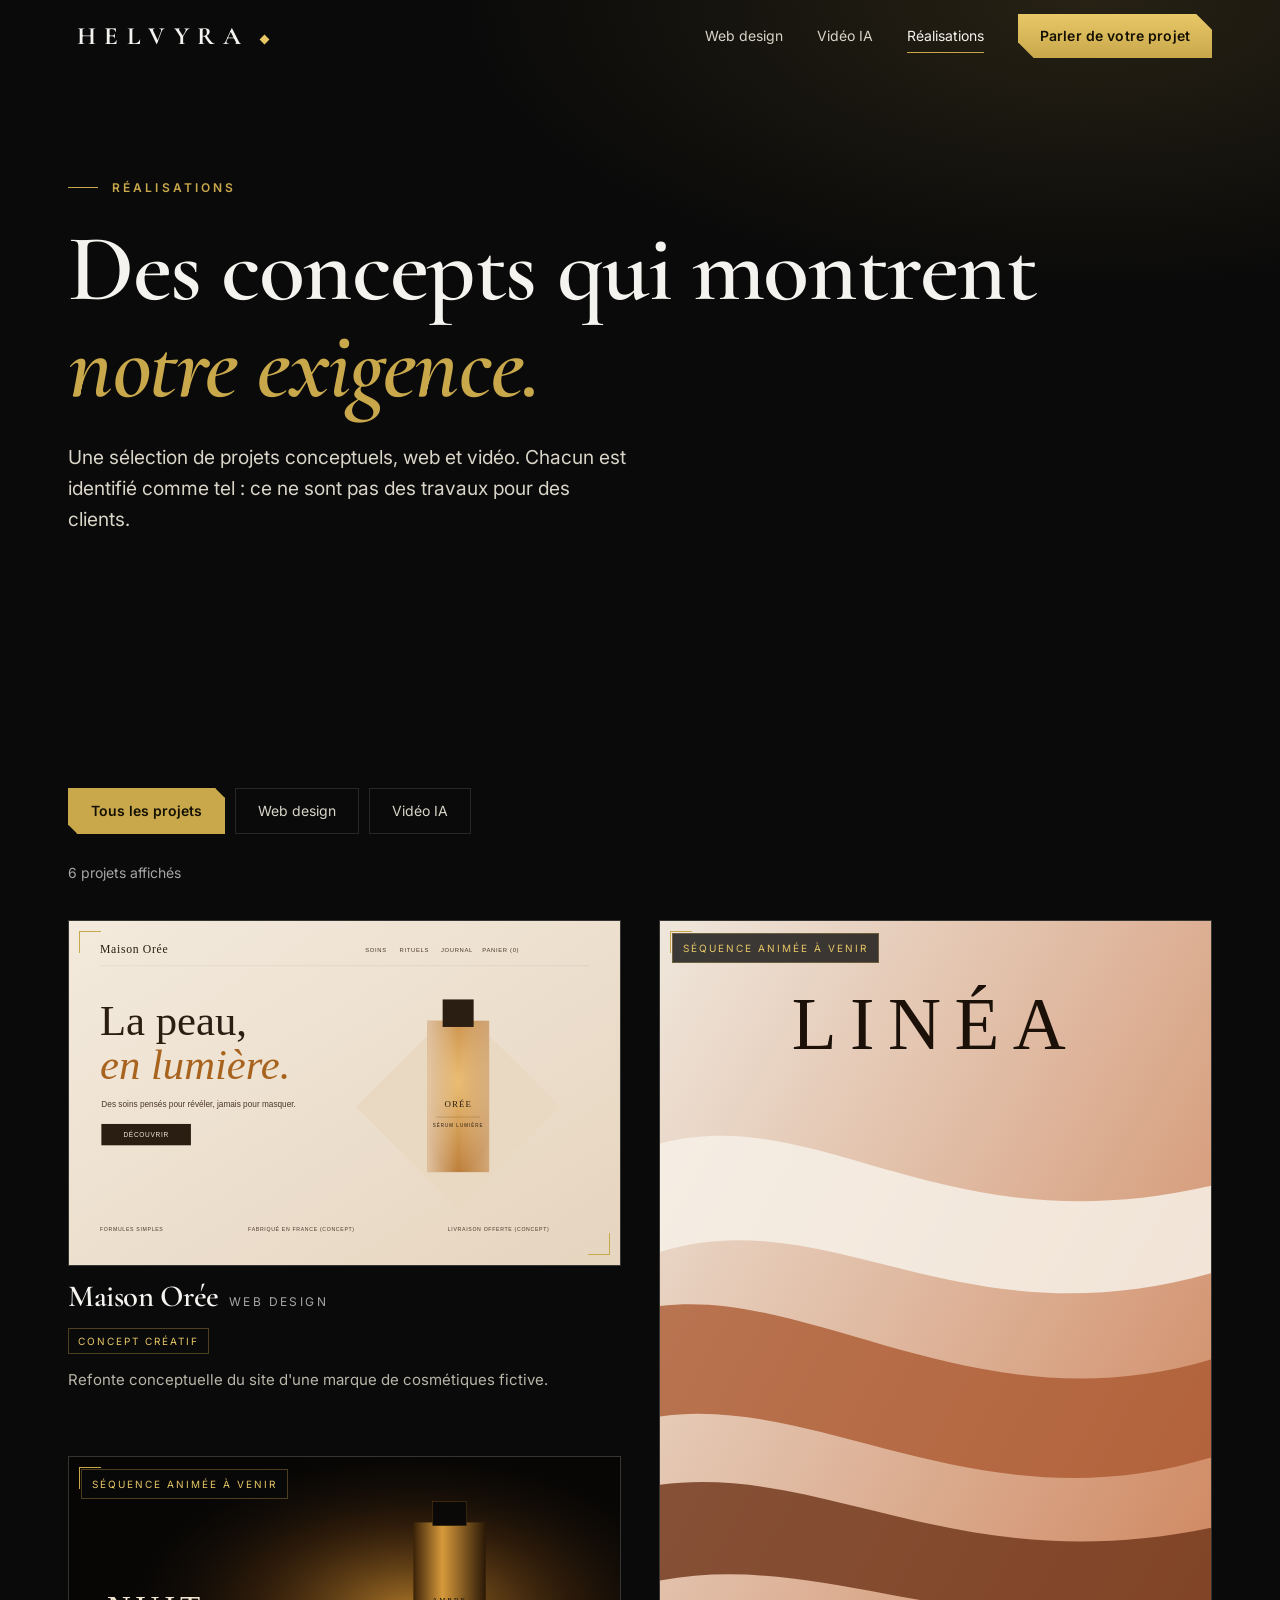
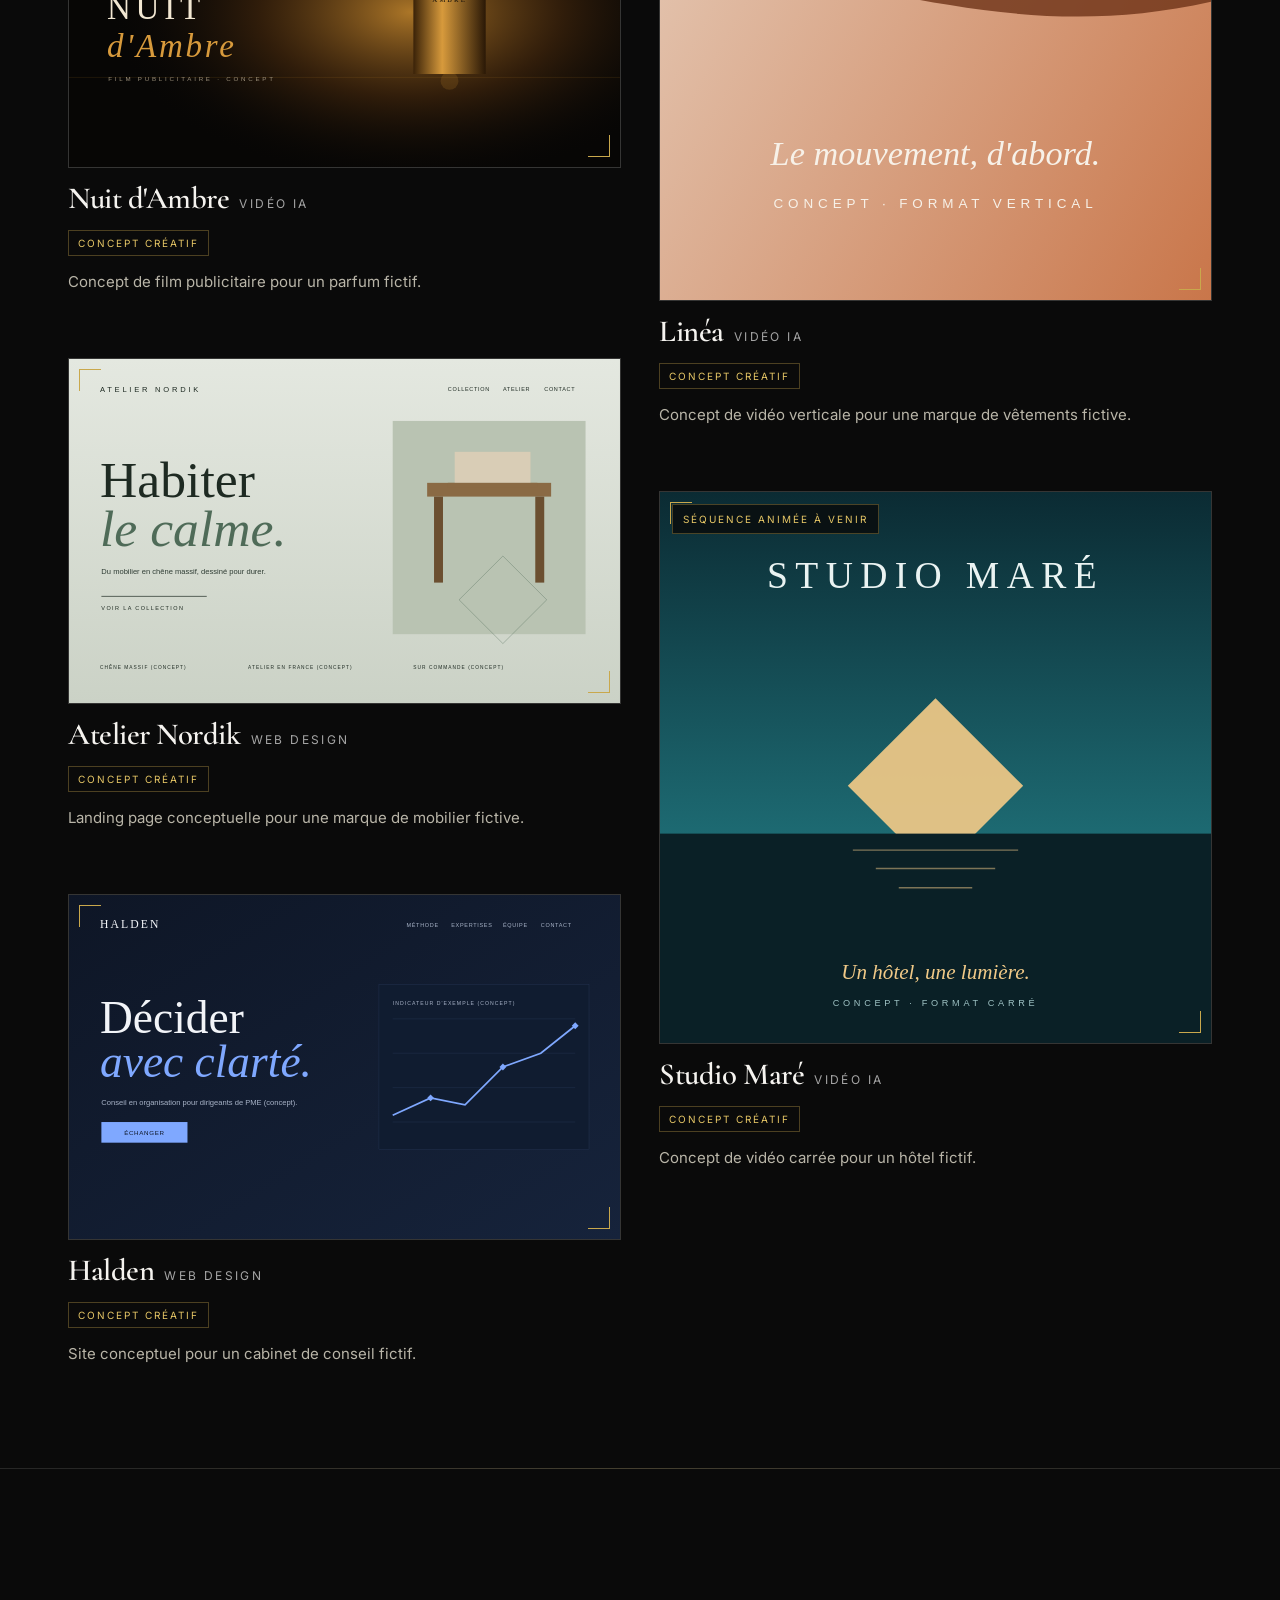
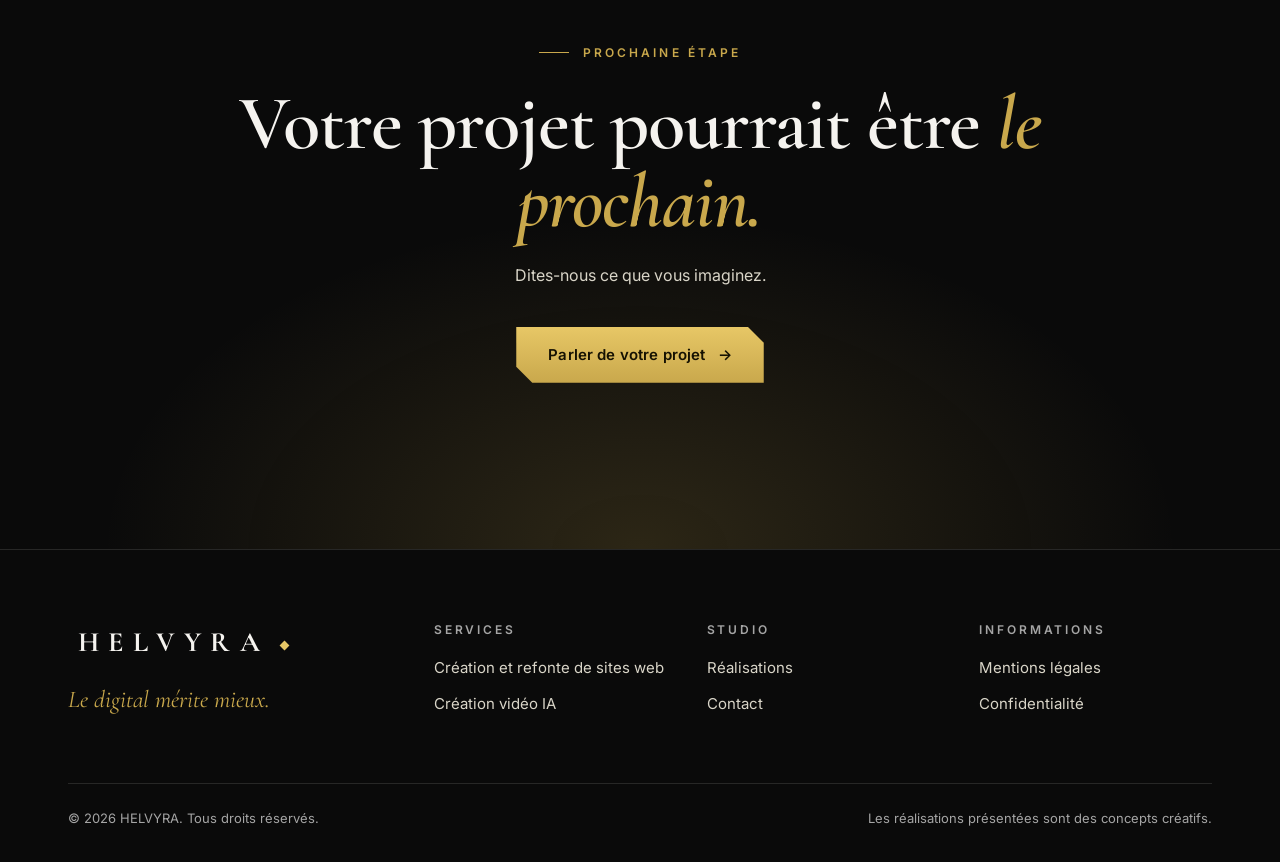
<file: realisations.html>
<!doctype html>
<html lang="fr">
<head>
<meta charset="utf-8">
<meta name="viewport" content="width=device-width, initial-scale=1">
<title>Réalisations et projets conceptuels | HELVYRA</title>
<meta name="description" content="Sélection de projets conceptuels HELVYRA : refontes de sites web et vidéos créatives assistées par IA.">
<link rel="canonical" href="https://helvyra.fr/realisations.html">
<meta property="og:type" content="website">
<meta property="og:locale" content="fr_FR">
<meta property="og:site_name" content="HELVYRA">
<meta property="og:title" content="Réalisations et projets conceptuels | HELVYRA">
<meta property="og:description" content="Sélection de projets conceptuels HELVYRA : refontes de sites web et vidéos créatives assistées par IA.">
<meta property="og:url" content="https://helvyra.fr/realisations.html">
<meta name="twitter:card" content="summary">
<meta name="theme-color" content="#0A0A0A">
<link rel="icon" href="assets/img/favicon.svg" type="image/svg+xml">
<link rel="preconnect" href="https://fonts.googleapis.com">
<link rel="preconnect" href="https://fonts.gstatic.com" crossorigin>
<link href="https://fonts.googleapis.com/css2?family=Cormorant+Garamond:ital,wght@0,500;0,600;0,700;1,500;1,600&family=Inter:wght@400;500;600&display=swap" rel="stylesheet">
<link rel="stylesheet" href="assets/css/style.css">
</head>
<body>
<a class="skip" href="#main">Aller au contenu</a>
<header class="nav">
<div class="wrap">
<a class="logo" href="index.html" aria-label="HELVYRA, retour à l'accueil">HELVYRA<i></i></a>
<button class="burger" type="button" aria-expanded="false" aria-controls="menu" aria-label="Ouvrir le menu"><span></span><span></span><span></span></button>
<nav class="menu" id="menu" aria-label="Navigation principale">
<a href="web-design.html">Web design</a><a href="video-ia.html">Vidéo IA</a><a href="realisations.html" aria-current="page">Réalisations</a>
<a class="btn btn-gold" href="contact.html">Parler de votre projet</a>
</nav>
</div>
</header>
<main id="main">

<section class="page-hero">
<div class="wrap">
<span class="eyebrow fade-in">Réalisations</span>
<h1 class="fade-in">Des concepts qui montrent <em>notre exigence.</em></h1>
<p class="lead fade-in">Une sélection de projets conceptuels, web et vidéo. Chacun est identifié comme tel : ce ne sont pas des travaux pour des clients.</p>
</div>
</section>

<section class="sec-tight">
<div class="wrap">
<div class="filters" role="group" aria-label="Filtrer les projets">
<button type="button" data-filter="all" aria-pressed="true">Tous les projets</button>
<button type="button" data-filter="web" aria-pressed="false">Web design</button>
<button type="button" data-filter="video" aria-pressed="false">Vidéo IA</button>
</div>
<p class="muted" style="margin:-24px 0 36px;font-size:14px" aria-live="polite"><span id="count">6</span> projets affichés</p>
<div class="works" id="works">
<button class="work" type="button" data-id="maison-oree" data-cat="web" aria-label="Ouvrir le projet Maison Orée">
<span class="thumb"><img src="assets/img/maison-oree.svg" alt="Concept de page d&#x27;accueil pour une marque fictive de cosmétiques, titre La peau, en lumière, flacon ambré sur fond beige" width="1600" height="1000" loading="lazy"></span>
<span class="meta"><h3>Maison Orée</h3><span class="cat">Web design</span></span>
<span class="badge">Concept créatif</span>
<p>Refonte conceptuelle du site d&#x27;une marque de cosmétiques fictive.</p>
</button>
<button class="work" type="button" data-id="nuit-dambre" data-cat="video" aria-label="Ouvrir le projet Nuit d&#x27;Ambre">
<span class="thumb"><img src="assets/img/nuit-dambre.svg" alt="Affiche d&#x27;un film publicitaire conceptuel pour un parfum fictif, flacon ambré dans la pénombre" width="1600" height="900" loading="lazy"><span class="soon">Séquence animée à venir</span></span>
<span class="meta"><h3>Nuit d&#x27;Ambre</h3><span class="cat">Vidéo IA</span></span>
<span class="badge">Concept créatif</span>
<p>Concept de film publicitaire pour un parfum fictif.</p>
</button>
<button class="work" type="button" data-id="atelier-nordik" data-cat="web" aria-label="Ouvrir le projet Atelier Nordik">
<span class="thumb"><img src="assets/img/atelier-nordik.svg" alt="Concept de landing page pour une marque fictive de mobilier en chêne, titre Habiter le calme" width="1600" height="1000" loading="lazy"></span>
<span class="meta"><h3>Atelier Nordik</h3><span class="cat">Web design</span></span>
<span class="badge">Concept créatif</span>
<p>Landing page conceptuelle pour une marque de mobilier fictive.</p>
</button>
<button class="work" type="button" data-id="halden" data-cat="web" aria-label="Ouvrir le projet Halden">
<span class="thumb"><img src="assets/img/halden.svg" alt="Concept de site pour un cabinet de conseil fictif, fond bleu nuit et courbe de graphique" width="1600" height="1000" loading="lazy"></span>
<span class="meta"><h3>Halden</h3><span class="cat">Web design</span></span>
<span class="badge">Concept créatif</span>
<p>Site conceptuel pour un cabinet de conseil fictif.</p>
</button>
<button class="work" type="button" data-id="linea" data-cat="video" aria-label="Ouvrir le projet Linéa">
<span class="thumb"><img src="assets/img/linea.svg" alt="Affiche d&#x27;un concept de vidéo verticale pour une marque fictive de vêtements, plis de tissu terracotta" width="900" height="1600" loading="lazy"><span class="soon">Séquence animée à venir</span></span>
<span class="meta"><h3>Linéa</h3><span class="cat">Vidéo IA</span></span>
<span class="badge">Concept créatif</span>
<p>Concept de vidéo verticale pour une marque de vêtements fictive.</p>
</button>
<button class="work" type="button" data-id="studio-maree" data-cat="video" aria-label="Ouvrir le projet Studio Maré">
<span class="thumb"><img src="assets/img/studio-maree.svg" alt="Affiche d&#x27;un concept de vidéo carrée pour un hôtel fictif, soleil couchant sur la mer" width="1200" height="1200" loading="lazy"><span class="soon">Séquence animée à venir</span></span>
<span class="meta"><h3>Studio Maré</h3><span class="cat">Vidéo IA</span></span>
<span class="badge">Concept créatif</span>
<p>Concept de vidéo carrée pour un hôtel fictif.</p>
</button>
</div>
</div>
</section>

<section class="final">
<div class="wrap">
<span class="eyebrow rv">Prochaine étape</span>
<h2 class="rv d1">Votre projet pourrait être <em>le prochain.</em></h2>
<p class="rv d2">Dites-nous ce que vous imaginez.</p>
<a class="btn btn-gold rv d3" href="contact.html">Parler de votre projet <span class="ar">→</span></a>
</div>
</section>

<dialog id="project-dialog" aria-modal="true"><div class="dlg"><div class="dlg-card"></div></div></dialog>
<script type="application/json" id="projects-data">[{"id": "maison-oree", "title": "Maison Orée", "cat": "web", "format": "16:9", "img": "assets/img/maison-oree.svg", "alt": "Concept de page d'accueil pour une marque fictive de cosmétiques, titre La peau, en lumière, flacon ambré sur fond beige", "short": "Refonte conceptuelle du site d'une marque de cosmétiques fictive.", "context": "Marque fictive de soins, imaginée pour montrer ce qu'une refonte peut changer : un site daté, chargé, qui ne met pas le produit en valeur.", "intention": "Remplacer l'empilement d'informations par une seule promesse, un seul produit héros et beaucoup d'air.", "da": "Beige chaud, ambre et brun profond. Un titre serif de grande taille avec un mot en italique, un flacon comme point focal.", "choices": "Navigation réduite à quatre entrées, un appel à l'action unique, suppression des bandeaux promotionnels et de la colonne latérale.", "result": "Une page d'accueil lisible en trois secondes. Il s'agit d'un concept visuel, sans données de performance.", "kind": "Concept créatif"}, {"id": "linea", "title": "Linéa", "cat": "video", "format": "9:16", "img": "assets/img/linea.svg", "alt": "Affiche d'un concept de vidéo verticale pour une marque fictive de vêtements, plis de tissu terracotta", "short": "Concept de vidéo verticale pour une marque de vêtements fictive.", "context": "Format vertical pensé pour les réseaux sociaux, autour d'une marque de vêtements imaginaire.", "intention": "Faire ressentir la matière et le mouvement du tissu avant même de montrer le vêtement.", "da": "Terracotta, crème et brun. Des courbes de tissu qui occupent tout le cadre, un titre espacé en capitales.", "choices": "Plan unique, rythme lent, lecture sans son possible. Le format 9:16 est pensé dès le départ, pas recadré après coup.", "result": "Affiche conceptuelle. La séquence animée correspondante sera ajoutée dans cet emplacement.", "kind": "Concept créatif"}, {"id": "nuit-dambre", "title": "Nuit d'Ambre", "cat": "video", "format": "16:9", "img": "assets/img/nuit-dambre.svg", "alt": "Affiche d'un film publicitaire conceptuel pour un parfum fictif, flacon ambré dans la pénombre", "short": "Concept de film publicitaire pour un parfum fictif.", "context": "Film de quelques secondes pour un parfum imaginaire, pensé comme une publicité de marque.", "intention": "Installer une atmosphère plutôt qu'expliquer un produit : la lumière chaude fait le travail.", "da": "Noir profond, halo ambré, typographie serif très espacée. Un seul objet, un seul éclairage.", "choices": "Pas de personnage, pas de texte à l'écran en dehors du nom. Peu d'éléments pour limiter les incohérences d'une génération par IA.", "result": "Affiche conceptuelle. Le film sera intégré ici, avec sa version verticale.", "kind": "Concept créatif"}, {"id": "atelier-nordik", "title": "Atelier Nordik", "cat": "web", "format": "16:9", "img": "assets/img/atelier-nordik.svg", "alt": "Concept de landing page pour une marque fictive de mobilier en chêne, titre Habiter le calme", "short": "Landing page conceptuelle pour une marque de mobilier fictive.", "context": "Page unique pour lancer une collection de mobilier fictive, avec une promesse simple.", "intention": "Vendre une ambiance avant le catalogue. La page doit donner envie de passer à la collection.", "da": "Vert de gris, chêne et crème. Un titre très grand, beaucoup de vide, un seul visuel de pièce maîtresse.", "choices": "Peu de texte, un seul lien d'action, trois engagements courts en bas de page.", "result": "Maquette conceptuelle d'une page de lancement. Aucune donnée de performance.", "kind": "Concept créatif"}, {"id": "halden", "title": "Halden", "cat": "web", "format": "16:9", "img": "assets/img/halden.svg", "alt": "Concept de site pour un cabinet de conseil fictif, fond bleu nuit et courbe de graphique", "short": "Site conceptuel pour un cabinet de conseil fictif.", "context": "Cabinet de conseil imaginaire. Le défi : être sérieux sans être froid.", "intention": "Inspirer confiance par la clarté : un message, un indicateur d'exemple, une action.", "da": "Bleu nuit, blanc cassé et un bleu clair d'accent. Un graphique stylisé pour illustrer le sérieux sans chiffres inventés.", "choices": "Le graphique est un exemple identifié comme tel. Aucun chiffre réel n'est affiché.", "result": "Concept visuel pour une activité de services. Non commandité.", "kind": "Concept créatif"}, {"id": "studio-maree", "title": "Studio Maré", "cat": "video", "format": "1:1", "img": "assets/img/studio-maree.svg", "alt": "Affiche d'un concept de vidéo carrée pour un hôtel fictif, soleil couchant sur la mer", "short": "Concept de vidéo carrée pour un hôtel fictif.", "context": "Format carré pensé pour les fils d'actualité, autour d'un hôtel imaginaire en bord de mer.", "intention": "Donner envie de séjourner avec une seule image : la lumière de fin de journée.", "da": "Bleu pétrole, sable et soleil doré. Une composition symétrique et calme.", "choices": "Mouvement très lent, aucun personnage, légende courte. Pensé pour rester lisible sans son.", "result": "Affiche conceptuelle. La séquence animée sera ajoutée dans cet emplacement.", "kind": "Concept créatif"}]</script>
</main>
<footer class="foot">
<div class="wrap">
<div class="foot-grid">
<div><a class="logo" href="index.html">HELVYRA<i></i></a><p class="t">Le digital mérite mieux.</p></div>
<div><h4>Services</h4><ul><li><a href="web-design.html">Création et refonte de sites web</a></li><li><a href="video-ia.html">Création vidéo IA</a></li></ul></div>
<div><h4>Studio</h4><ul><li><a href="realisations.html">Réalisations</a></li><li><a href="contact.html">Contact</a></li></ul></div>
<div><h4>Informations</h4><ul><li><a href="mentions-legales.html">Mentions légales</a></li><li><a href="confidentialite.html">Confidentialité</a></li></ul></div>
</div>
<div class="foot-bot"><span>© <span data-year>2026</span> HELVYRA. Tous droits réservés.</span><span>Les réalisations présentées sont des concepts créatifs.</span></div>
</div>
</footer>
<script src="assets/js/config.js"></script>
<script src="assets/js/main.js"></script>
</body>
</html>
</file>
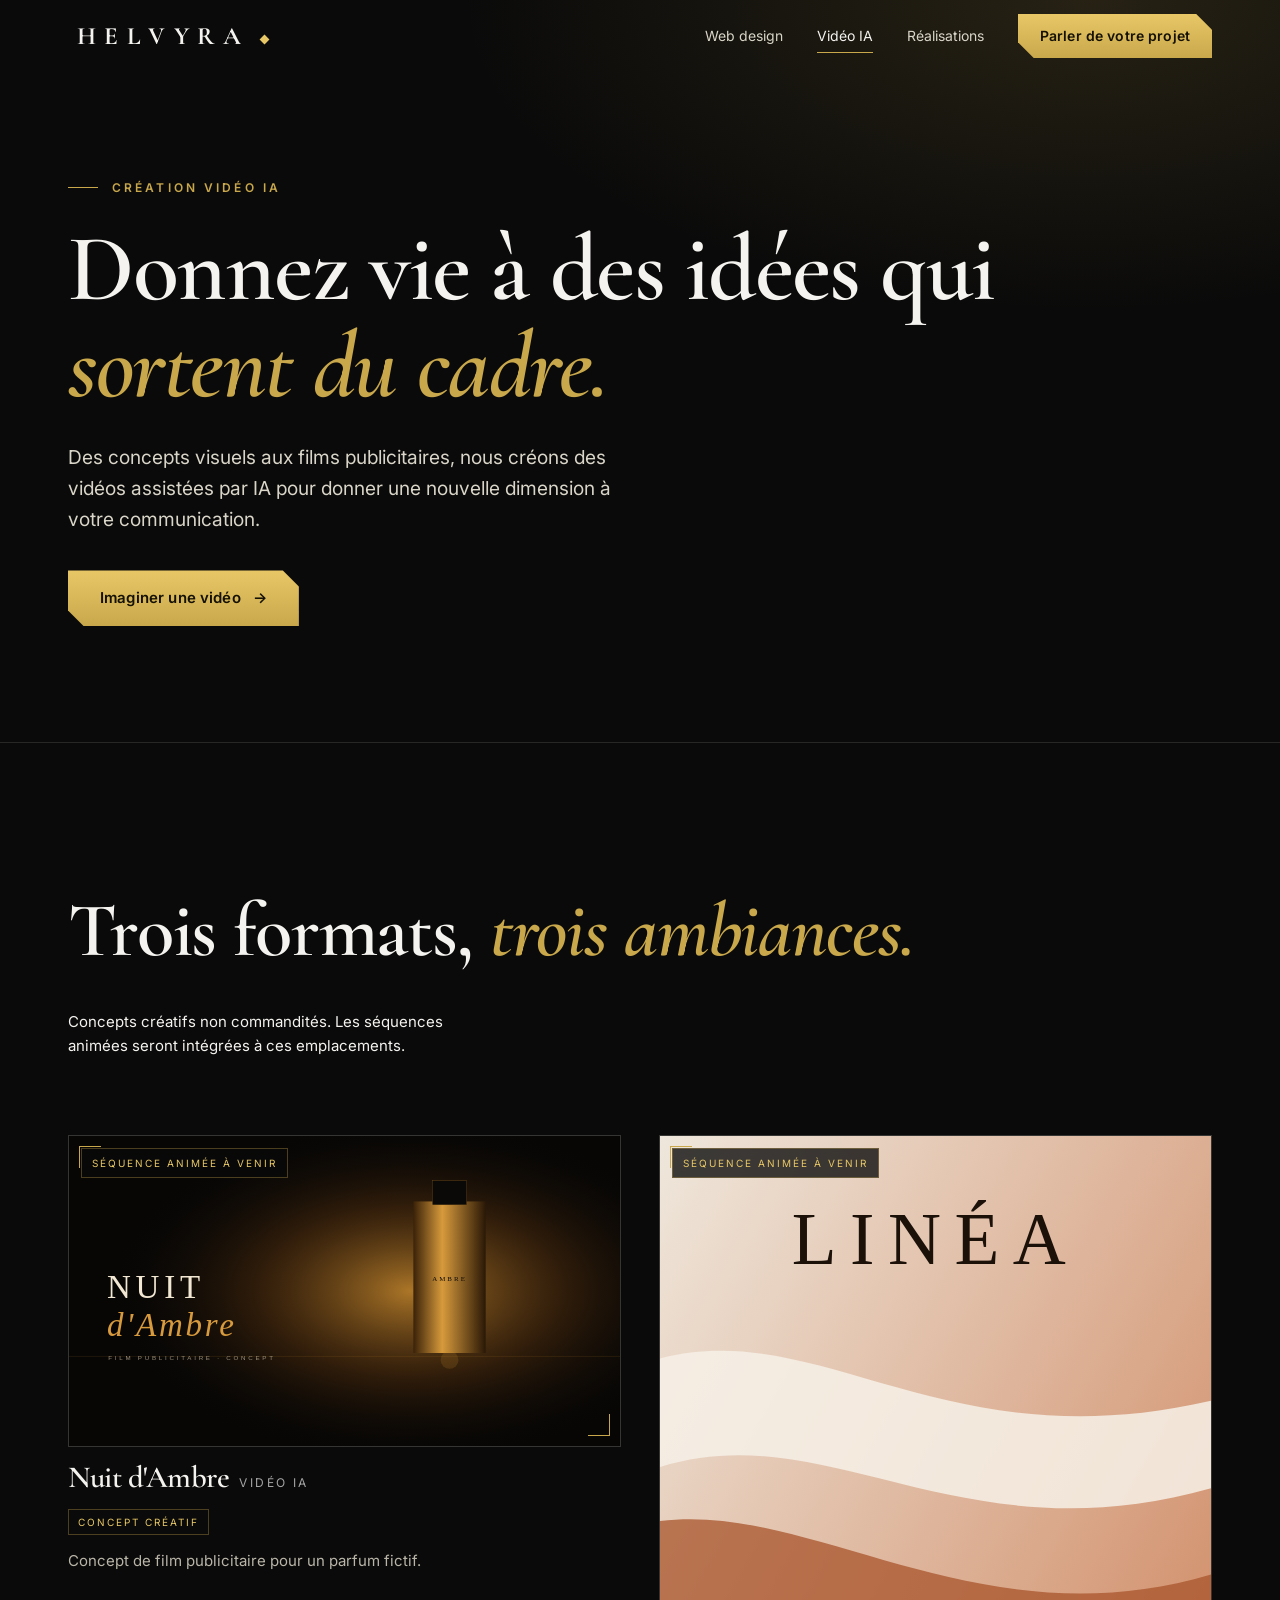
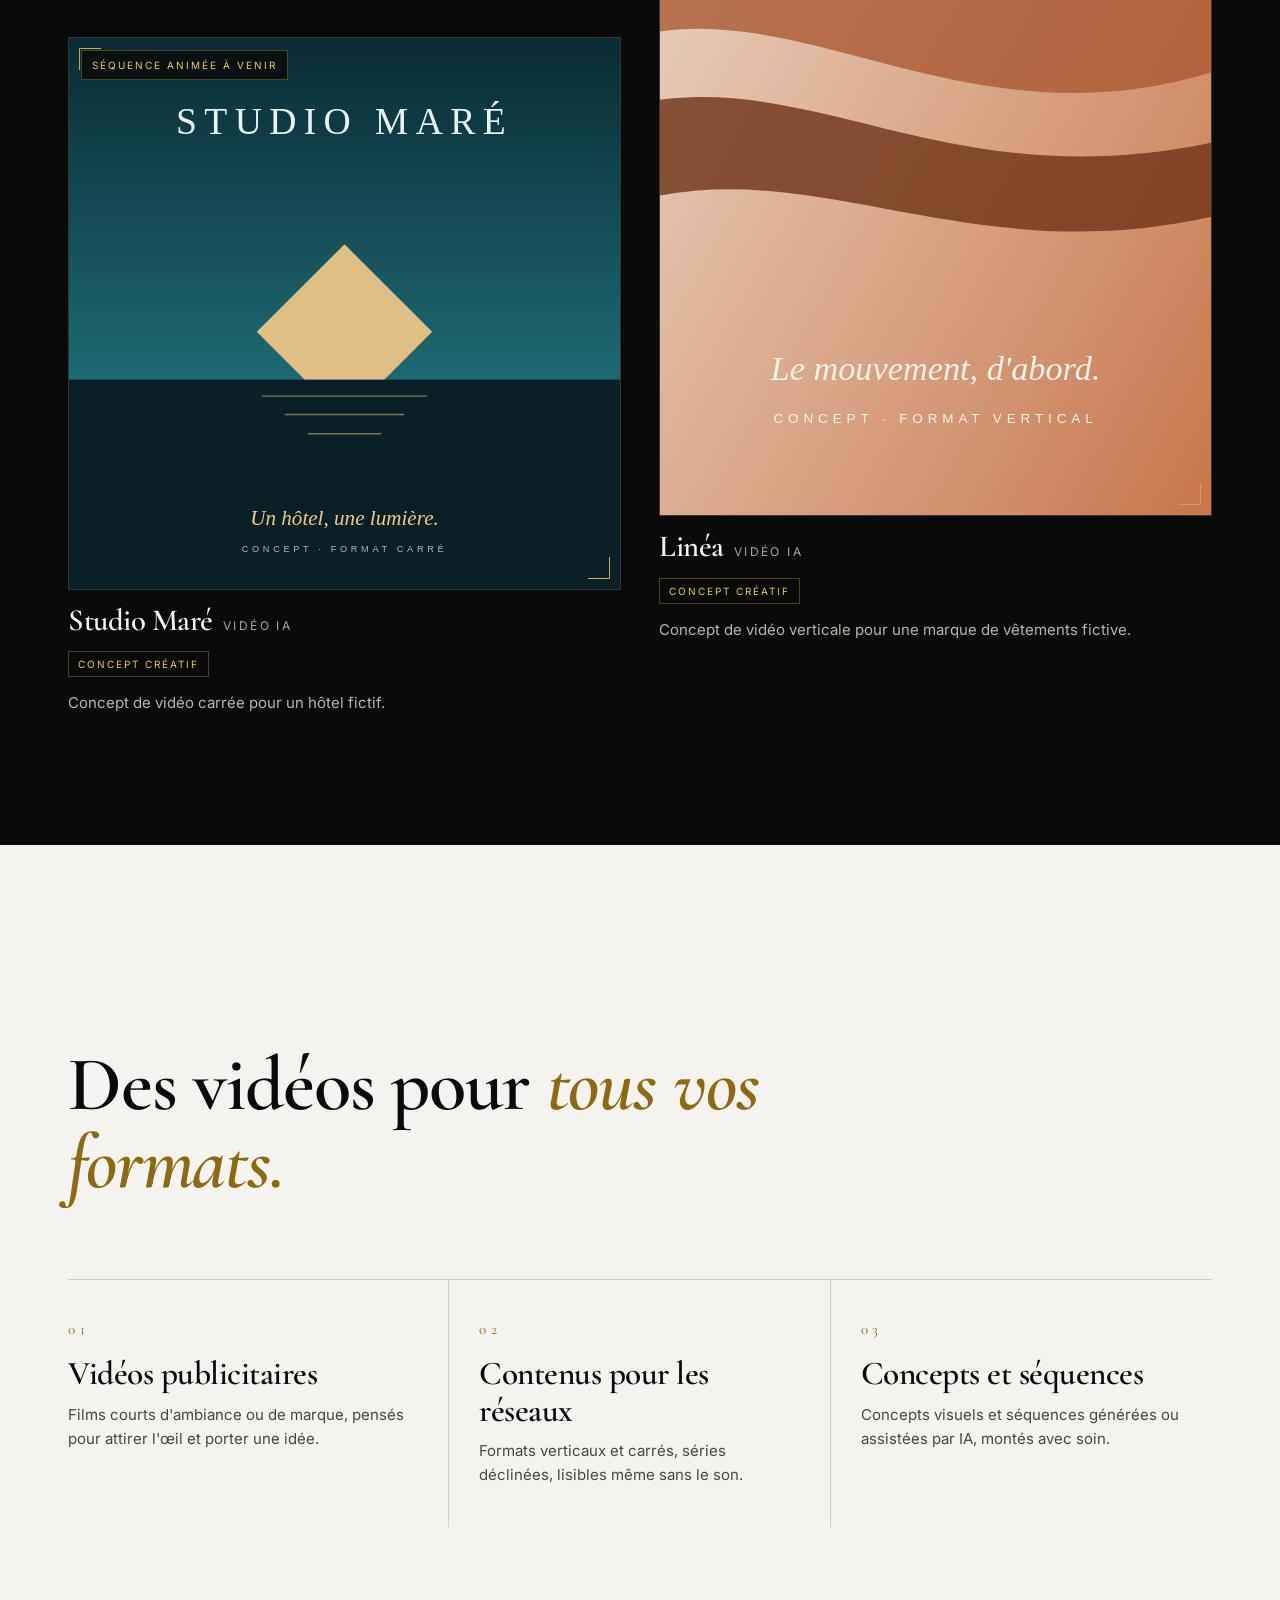
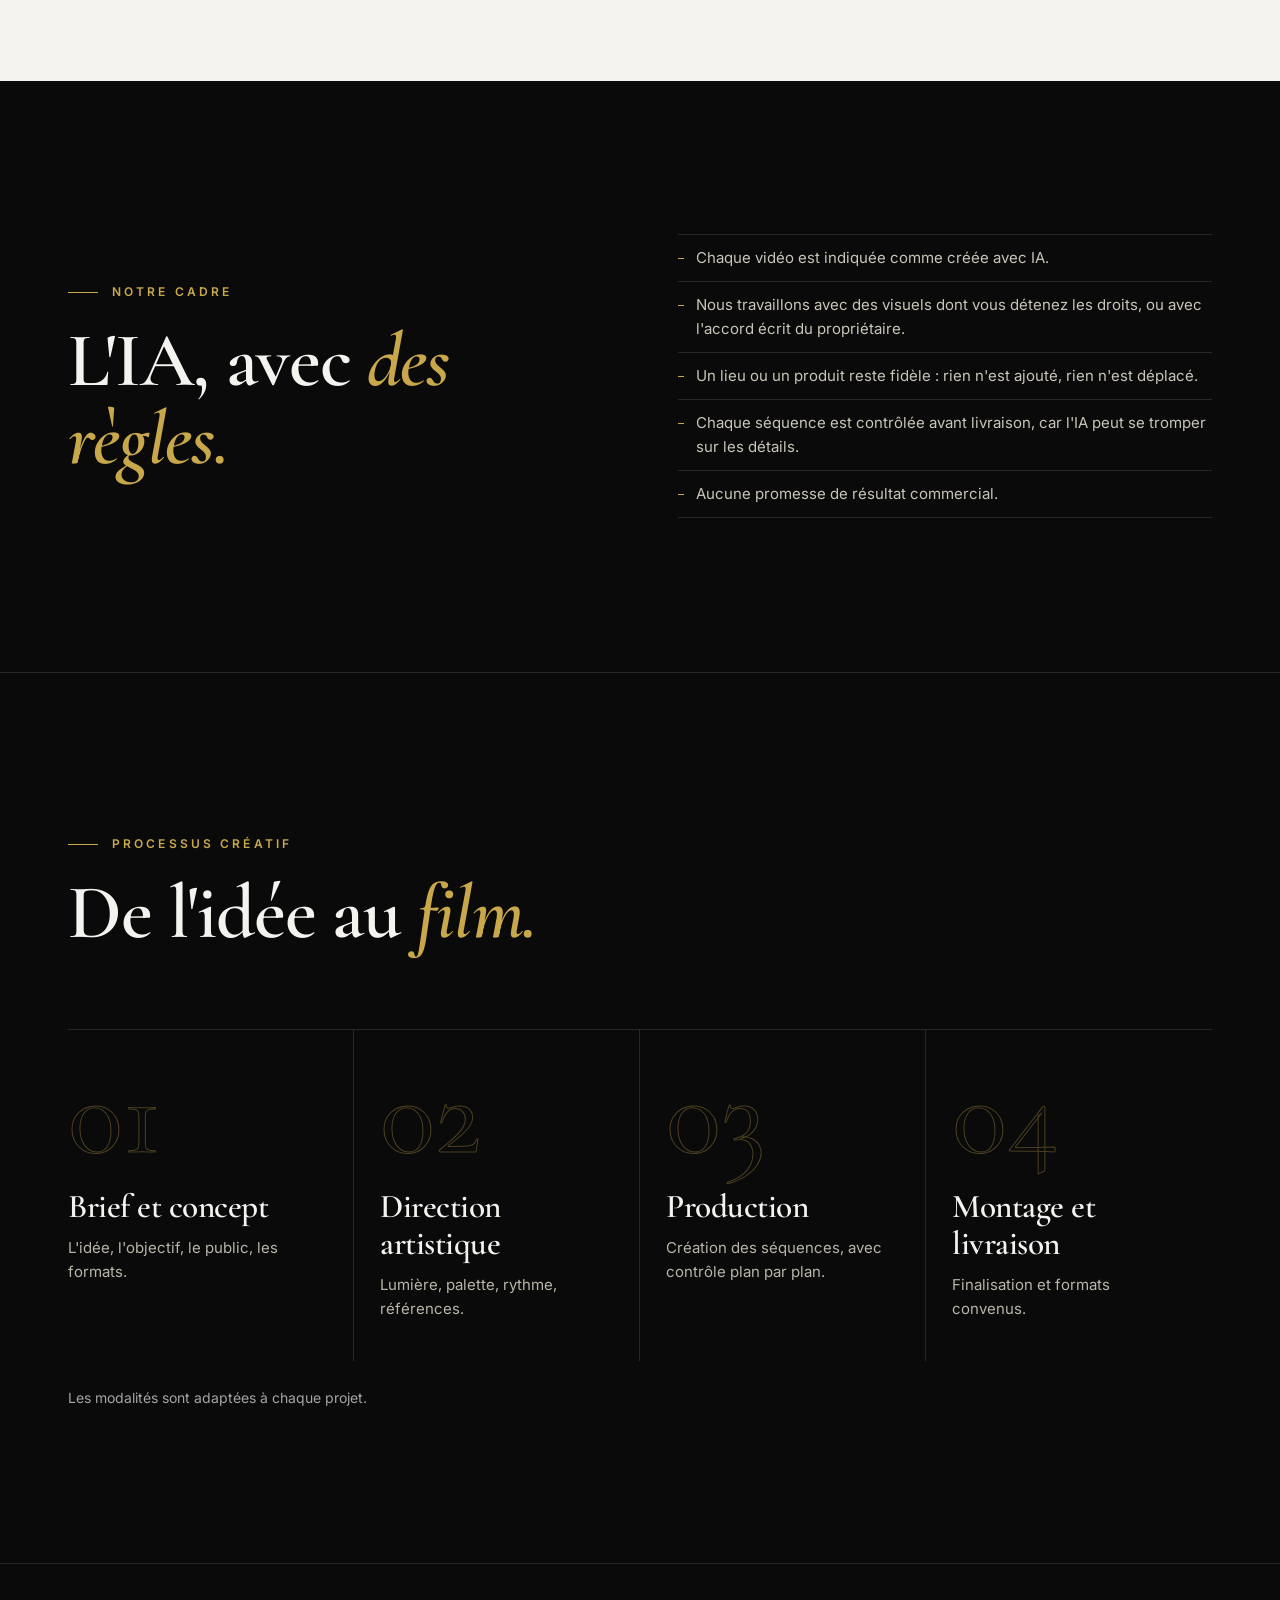
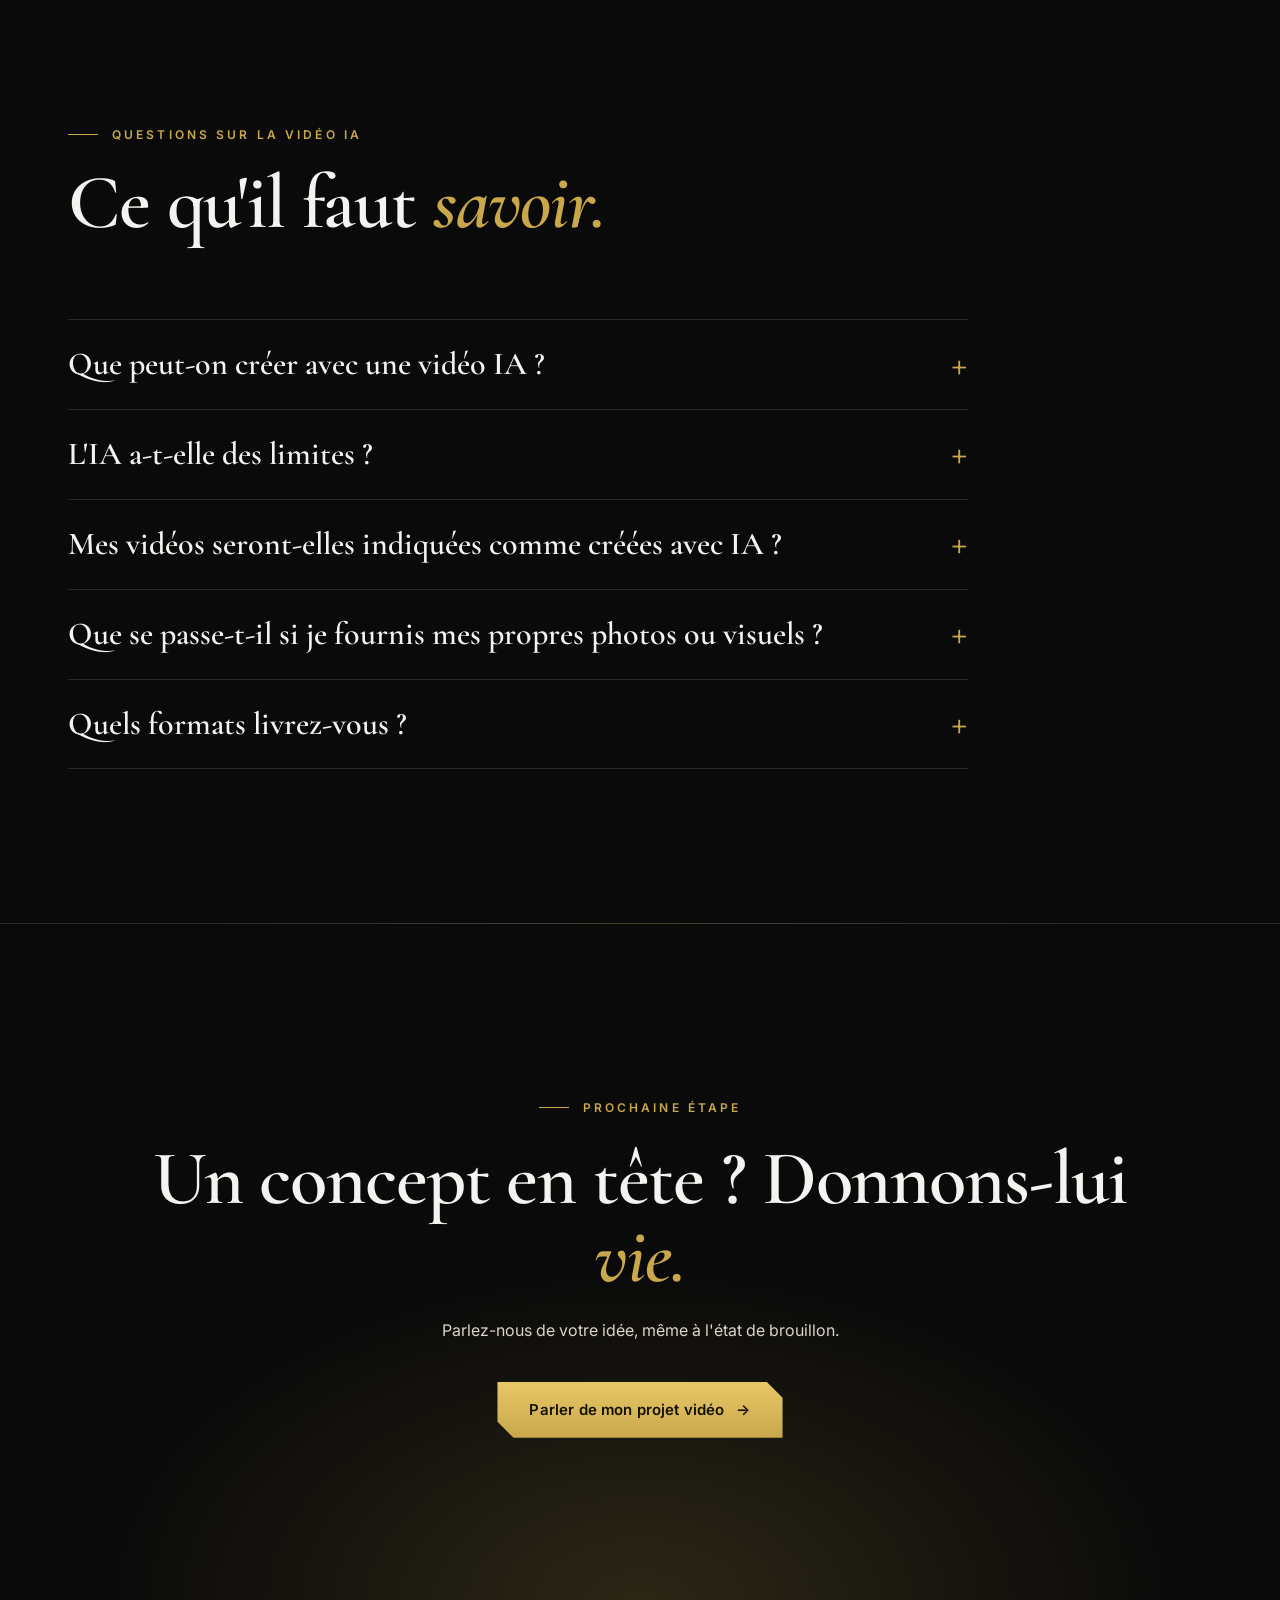
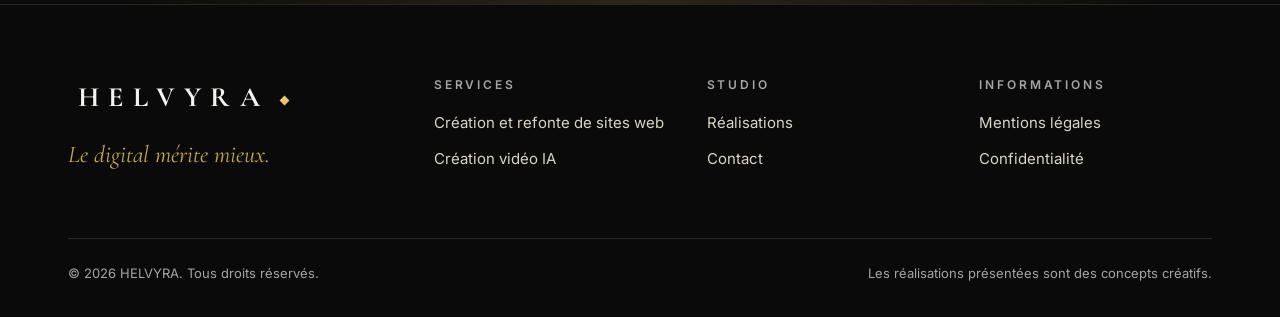
<file: video-ia.html>
<!doctype html>
<html lang="fr">
<head>
<meta charset="utf-8">
<meta name="viewport" content="width=device-width, initial-scale=1">
<title>Création vidéo IA et films publicitaires | HELVYRA</title>
<meta name="description" content="Des concepts visuels aux films publicitaires, HELVYRA crée des vidéos assistées par IA pour donner une nouvelle dimension à votre communication.">
<link rel="canonical" href="https://helvyra.fr/video-ia.html">
<meta property="og:type" content="website">
<meta property="og:locale" content="fr_FR">
<meta property="og:site_name" content="HELVYRA">
<meta property="og:title" content="Création vidéo IA et films publicitaires | HELVYRA">
<meta property="og:description" content="Des concepts visuels aux films publicitaires, HELVYRA crée des vidéos assistées par IA pour donner une nouvelle dimension à votre communication.">
<meta property="og:url" content="https://helvyra.fr/video-ia.html">
<meta name="twitter:card" content="summary">
<meta name="theme-color" content="#0A0A0A">
<link rel="icon" href="assets/img/favicon.svg" type="image/svg+xml">
<link rel="preconnect" href="https://fonts.googleapis.com">
<link rel="preconnect" href="https://fonts.gstatic.com" crossorigin>
<link href="https://fonts.googleapis.com/css2?family=Cormorant+Garamond:ital,wght@0,500;0,600;0,700;1,500;1,600&family=Inter:wght@400;500;600&display=swap" rel="stylesheet">
<link rel="stylesheet" href="assets/css/style.css">
</head>
<body>
<a class="skip" href="#main">Aller au contenu</a>
<header class="nav">
<div class="wrap">
<a class="logo" href="index.html" aria-label="HELVYRA, retour à l'accueil">HELVYRA<i></i></a>
<button class="burger" type="button" aria-expanded="false" aria-controls="menu" aria-label="Ouvrir le menu"><span></span><span></span><span></span></button>
<nav class="menu" id="menu" aria-label="Navigation principale">
<a href="web-design.html">Web design</a><a href="video-ia.html" aria-current="page">Vidéo IA</a><a href="realisations.html">Réalisations</a>
<a class="btn btn-gold" href="contact.html">Parler de votre projet</a>
</nav>
</div>
</header>
<main id="main">

<section class="page-hero">
<div class="wrap">
<span class="eyebrow fade-in">Création vidéo IA</span>
<h1 class="fade-in">Donnez vie à des idées qui <em>sortent du cadre.</em></h1>
<p class="lead fade-in">Des concepts visuels aux films publicitaires, nous créons des vidéos assistées par IA pour donner une nouvelle dimension à votre communication.</p>
<a class="btn btn-gold fade-in" href="contact.html">Imaginer une vidéo <span class="ar">→</span></a>
</div>
</section>

<section class="sec-tight rule">
<div class="wrap">
<div class="head"><div><span class="eyebrow rv">Galerie</span><h2 class="rv d1">Trois formats, <em>trois ambiances.</em></h2></div>
<p class="rv" style="max-width:380px;font-size:15px">Concepts créatifs non commandités. Les séquences animées seront intégrées à ces emplacements.</p></div>
<div class="works" id="works">
<button class="work" type="button" data-id="nuit-dambre" data-cat="video" aria-label="Ouvrir le projet Nuit d&#x27;Ambre">
<span class="thumb"><img src="assets/img/nuit-dambre.svg" alt="Affiche d&#x27;un film publicitaire conceptuel pour un parfum fictif, flacon ambré dans la pénombre" width="1600" height="900" loading="lazy"><span class="soon">Séquence animée à venir</span></span>
<span class="meta"><h3>Nuit d&#x27;Ambre</h3><span class="cat">Vidéo IA</span></span>
<span class="badge">Concept créatif</span>
<p>Concept de film publicitaire pour un parfum fictif.</p>
</button>
<button class="work" type="button" data-id="studio-maree" data-cat="video" aria-label="Ouvrir le projet Studio Maré">
<span class="thumb"><img src="assets/img/studio-maree.svg" alt="Affiche d&#x27;un concept de vidéo carrée pour un hôtel fictif, soleil couchant sur la mer" width="1200" height="1200" loading="lazy"><span class="soon">Séquence animée à venir</span></span>
<span class="meta"><h3>Studio Maré</h3><span class="cat">Vidéo IA</span></span>
<span class="badge">Concept créatif</span>
<p>Concept de vidéo carrée pour un hôtel fictif.</p>
</button>
<button class="work" type="button" data-id="linea" data-cat="video" aria-label="Ouvrir le projet Linéa">
<span class="thumb"><img src="assets/img/linea.svg" alt="Affiche d&#x27;un concept de vidéo verticale pour une marque fictive de vêtements, plis de tissu terracotta" width="900" height="1600" loading="lazy"><span class="soon">Séquence animée à venir</span></span>
<span class="meta"><h3>Linéa</h3><span class="cat">Vidéo IA</span></span>
<span class="badge">Concept créatif</span>
<p>Concept de vidéo verticale pour une marque de vêtements fictive.</p>
</button>
</div>
</div>
</section>

<section class="sec light">
<div class="wrap">
<div class="head"><div><span class="eyebrow rv">Ce que nous créons</span><h2 class="rv d1">Des vidéos pour <em>tous vos formats.</em></h2></div></div>
<div class="cards3">
<div class="rv"><span class="num" style="color:#8A6A12">01</span><h3>Vidéos publicitaires</h3><p>Films courts d'ambiance ou de marque, pensés pour attirer l'œil et porter une idée.</p></div>
<div class="rv d1"><span class="num" style="color:#8A6A12">02</span><h3>Contenus pour les réseaux</h3><p>Formats verticaux et carrés, séries déclinées, lisibles même sans le son.</p></div>
<div class="rv d2"><span class="num" style="color:#8A6A12">03</span><h3>Concepts et séquences</h3><p>Concepts visuels et séquences générées ou assistées par IA, montés avec soin.</p></div>
</div>
</div>
</section>

<section class="sec">
<div class="wrap split">
<div><span class="eyebrow rv">Notre cadre</span><h2 class="rv d1" style="margin-top:20px">L'IA, avec <em>des règles.</em></h2></div>
<ul class="list rv" style="margin:0">
<li>Chaque vidéo est indiquée comme créée avec IA.</li>
<li>Nous travaillons avec des visuels dont vous détenez les droits, ou avec l'accord écrit du propriétaire.</li>
<li>Un lieu ou un produit reste fidèle : rien n'est ajouté, rien n'est déplacé.</li>
<li>Chaque séquence est contrôlée avant livraison, car l'IA peut se tromper sur les détails.</li>
<li>Aucune promesse de résultat commercial.</li>
</ul>
</div>
</section>

<section class="sec rule">
<div class="wrap">
<div class="head"><div><span class="eyebrow rv">Processus créatif</span><h2 class="rv d1">De l'idée au <em>film.</em></h2></div></div>
<div class="steps">
<div class="step rv"><div class="n">01</div><h3>Brief et concept</h3><p>L'idée, l'objectif, le public, les formats.</p></div>
<div class="step rv d1"><div class="n">02</div><h3>Direction artistique</h3><p>Lumière, palette, rythme, références.</p></div>
<div class="step rv d2"><div class="n">03</div><h3>Production</h3><p>Création des séquences, avec contrôle plan par plan.</p></div>
<div class="step rv d3"><div class="n">04</div><h3>Montage et livraison</h3><p>Finalisation et formats convenus.</p></div>
</div>
<p class="muted" style="margin-top:26px;font-size:14px">Les modalités sont adaptées à chaque projet.</p>
</div>
</section>

<section class="sec rule">
<div class="wrap">
<div class="head"><div><span class="eyebrow rv">Questions sur la vidéo IA</span><h2 class="rv d1">Ce qu'il faut <em>savoir.</em></h2></div></div>
<div class="faq"><details><summary>Que peut-on créer avec une vidéo IA ?</summary><div class="ans">Films publicitaires, séquences d'ambiance, contenus pour réseaux sociaux, concepts visuels. Elle est particulièrement adaptée aux idées difficiles ou coûteuses à tourner.</div></details><details><summary>L'IA a-t-elle des limites ?</summary><div class="ans">Oui, et nous les assumons : les détails fins, les textes à l'écran, certains visages et mains peuvent poser problème. Nous concevons les plans en conséquence et contrôlons chaque séquence.</div></details><details><summary>Mes vidéos seront-elles indiquées comme créées avec IA ?</summary><div class="ans">Oui, par défaut. C'est un point de transparence que nous appliquons, et une obligation qui se renforce selon les usages.</div></details><details><summary>Que se passe-t-il si je fournis mes propres photos ou visuels ?</summary><div class="ans">Nous travaillons uniquement avec des visuels dont vous détenez les droits, ou pour lesquels vous avez l'accord écrit du propriétaire. Nous ne modifions pas le lieu ou le produit : rien n'est ajouté, rien n'est déplacé.</div></details><details><summary>Quels formats livrez-vous ?</summary><div class="ans">Les formats convenus au départ : horizontal 16:9, vertical 9:16 pour les réseaux, carré 1:1 si le projet s'y prête. Les modalités sont adaptées à chaque projet.</div></details></div>
</div>
</section>

<section class="final">
<div class="wrap">
<span class="eyebrow rv">Prochaine étape</span>
<h2 class="rv d1">Un concept en tête ? Donnons-lui <em>vie.</em></h2>
<p class="rv d2">Parlez-nous de votre idée, même à l'état de brouillon.</p>
<a class="btn btn-gold rv d3" href="contact.html">Parler de mon projet vidéo <span class="ar">→</span></a>
</div>
</section>

<dialog id="project-dialog" aria-modal="true"><div class="dlg"><div class="dlg-card"></div></div></dialog>
<script type="application/json" id="projects-data">[{"id": "maison-oree", "title": "Maison Orée", "cat": "web", "format": "16:9", "img": "assets/img/maison-oree.svg", "alt": "Concept de page d'accueil pour une marque fictive de cosmétiques, titre La peau, en lumière, flacon ambré sur fond beige", "short": "Refonte conceptuelle du site d'une marque de cosmétiques fictive.", "context": "Marque fictive de soins, imaginée pour montrer ce qu'une refonte peut changer : un site daté, chargé, qui ne met pas le produit en valeur.", "intention": "Remplacer l'empilement d'informations par une seule promesse, un seul produit héros et beaucoup d'air.", "da": "Beige chaud, ambre et brun profond. Un titre serif de grande taille avec un mot en italique, un flacon comme point focal.", "choices": "Navigation réduite à quatre entrées, un appel à l'action unique, suppression des bandeaux promotionnels et de la colonne latérale.", "result": "Une page d'accueil lisible en trois secondes. Il s'agit d'un concept visuel, sans données de performance.", "kind": "Concept créatif"}, {"id": "linea", "title": "Linéa", "cat": "video", "format": "9:16", "img": "assets/img/linea.svg", "alt": "Affiche d'un concept de vidéo verticale pour une marque fictive de vêtements, plis de tissu terracotta", "short": "Concept de vidéo verticale pour une marque de vêtements fictive.", "context": "Format vertical pensé pour les réseaux sociaux, autour d'une marque de vêtements imaginaire.", "intention": "Faire ressentir la matière et le mouvement du tissu avant même de montrer le vêtement.", "da": "Terracotta, crème et brun. Des courbes de tissu qui occupent tout le cadre, un titre espacé en capitales.", "choices": "Plan unique, rythme lent, lecture sans son possible. Le format 9:16 est pensé dès le départ, pas recadré après coup.", "result": "Affiche conceptuelle. La séquence animée correspondante sera ajoutée dans cet emplacement.", "kind": "Concept créatif"}, {"id": "nuit-dambre", "title": "Nuit d'Ambre", "cat": "video", "format": "16:9", "img": "assets/img/nuit-dambre.svg", "alt": "Affiche d'un film publicitaire conceptuel pour un parfum fictif, flacon ambré dans la pénombre", "short": "Concept de film publicitaire pour un parfum fictif.", "context": "Film de quelques secondes pour un parfum imaginaire, pensé comme une publicité de marque.", "intention": "Installer une atmosphère plutôt qu'expliquer un produit : la lumière chaude fait le travail.", "da": "Noir profond, halo ambré, typographie serif très espacée. Un seul objet, un seul éclairage.", "choices": "Pas de personnage, pas de texte à l'écran en dehors du nom. Peu d'éléments pour limiter les incohérences d'une génération par IA.", "result": "Affiche conceptuelle. Le film sera intégré ici, avec sa version verticale.", "kind": "Concept créatif"}, {"id": "atelier-nordik", "title": "Atelier Nordik", "cat": "web", "format": "16:9", "img": "assets/img/atelier-nordik.svg", "alt": "Concept de landing page pour une marque fictive de mobilier en chêne, titre Habiter le calme", "short": "Landing page conceptuelle pour une marque de mobilier fictive.", "context": "Page unique pour lancer une collection de mobilier fictive, avec une promesse simple.", "intention": "Vendre une ambiance avant le catalogue. La page doit donner envie de passer à la collection.", "da": "Vert de gris, chêne et crème. Un titre très grand, beaucoup de vide, un seul visuel de pièce maîtresse.", "choices": "Peu de texte, un seul lien d'action, trois engagements courts en bas de page.", "result": "Maquette conceptuelle d'une page de lancement. Aucune donnée de performance.", "kind": "Concept créatif"}, {"id": "halden", "title": "Halden", "cat": "web", "format": "16:9", "img": "assets/img/halden.svg", "alt": "Concept de site pour un cabinet de conseil fictif, fond bleu nuit et courbe de graphique", "short": "Site conceptuel pour un cabinet de conseil fictif.", "context": "Cabinet de conseil imaginaire. Le défi : être sérieux sans être froid.", "intention": "Inspirer confiance par la clarté : un message, un indicateur d'exemple, une action.", "da": "Bleu nuit, blanc cassé et un bleu clair d'accent. Un graphique stylisé pour illustrer le sérieux sans chiffres inventés.", "choices": "Le graphique est un exemple identifié comme tel. Aucun chiffre réel n'est affiché.", "result": "Concept visuel pour une activité de services. Non commandité.", "kind": "Concept créatif"}, {"id": "studio-maree", "title": "Studio Maré", "cat": "video", "format": "1:1", "img": "assets/img/studio-maree.svg", "alt": "Affiche d'un concept de vidéo carrée pour un hôtel fictif, soleil couchant sur la mer", "short": "Concept de vidéo carrée pour un hôtel fictif.", "context": "Format carré pensé pour les fils d'actualité, autour d'un hôtel imaginaire en bord de mer.", "intention": "Donner envie de séjourner avec une seule image : la lumière de fin de journée.", "da": "Bleu pétrole, sable et soleil doré. Une composition symétrique et calme.", "choices": "Mouvement très lent, aucun personnage, légende courte. Pensé pour rester lisible sans son.", "result": "Affiche conceptuelle. La séquence animée sera ajoutée dans cet emplacement.", "kind": "Concept créatif"}]</script>
</main>
<footer class="foot">
<div class="wrap">
<div class="foot-grid">
<div><a class="logo" href="index.html">HELVYRA<i></i></a><p class="t">Le digital mérite mieux.</p></div>
<div><h4>Services</h4><ul><li><a href="web-design.html">Création et refonte de sites web</a></li><li><a href="video-ia.html">Création vidéo IA</a></li></ul></div>
<div><h4>Studio</h4><ul><li><a href="realisations.html">Réalisations</a></li><li><a href="contact.html">Contact</a></li></ul></div>
<div><h4>Informations</h4><ul><li><a href="mentions-legales.html">Mentions légales</a></li><li><a href="confidentialite.html">Confidentialité</a></li></ul></div>
</div>
<div class="foot-bot"><span>© <span data-year>2026</span> HELVYRA. Tous droits réservés.</span><span>Les réalisations présentées sont des concepts créatifs.</span></div>
</div>
</footer>
<script src="assets/js/config.js"></script>
<script src="assets/js/main.js"></script>
</body>
</html>
</file>
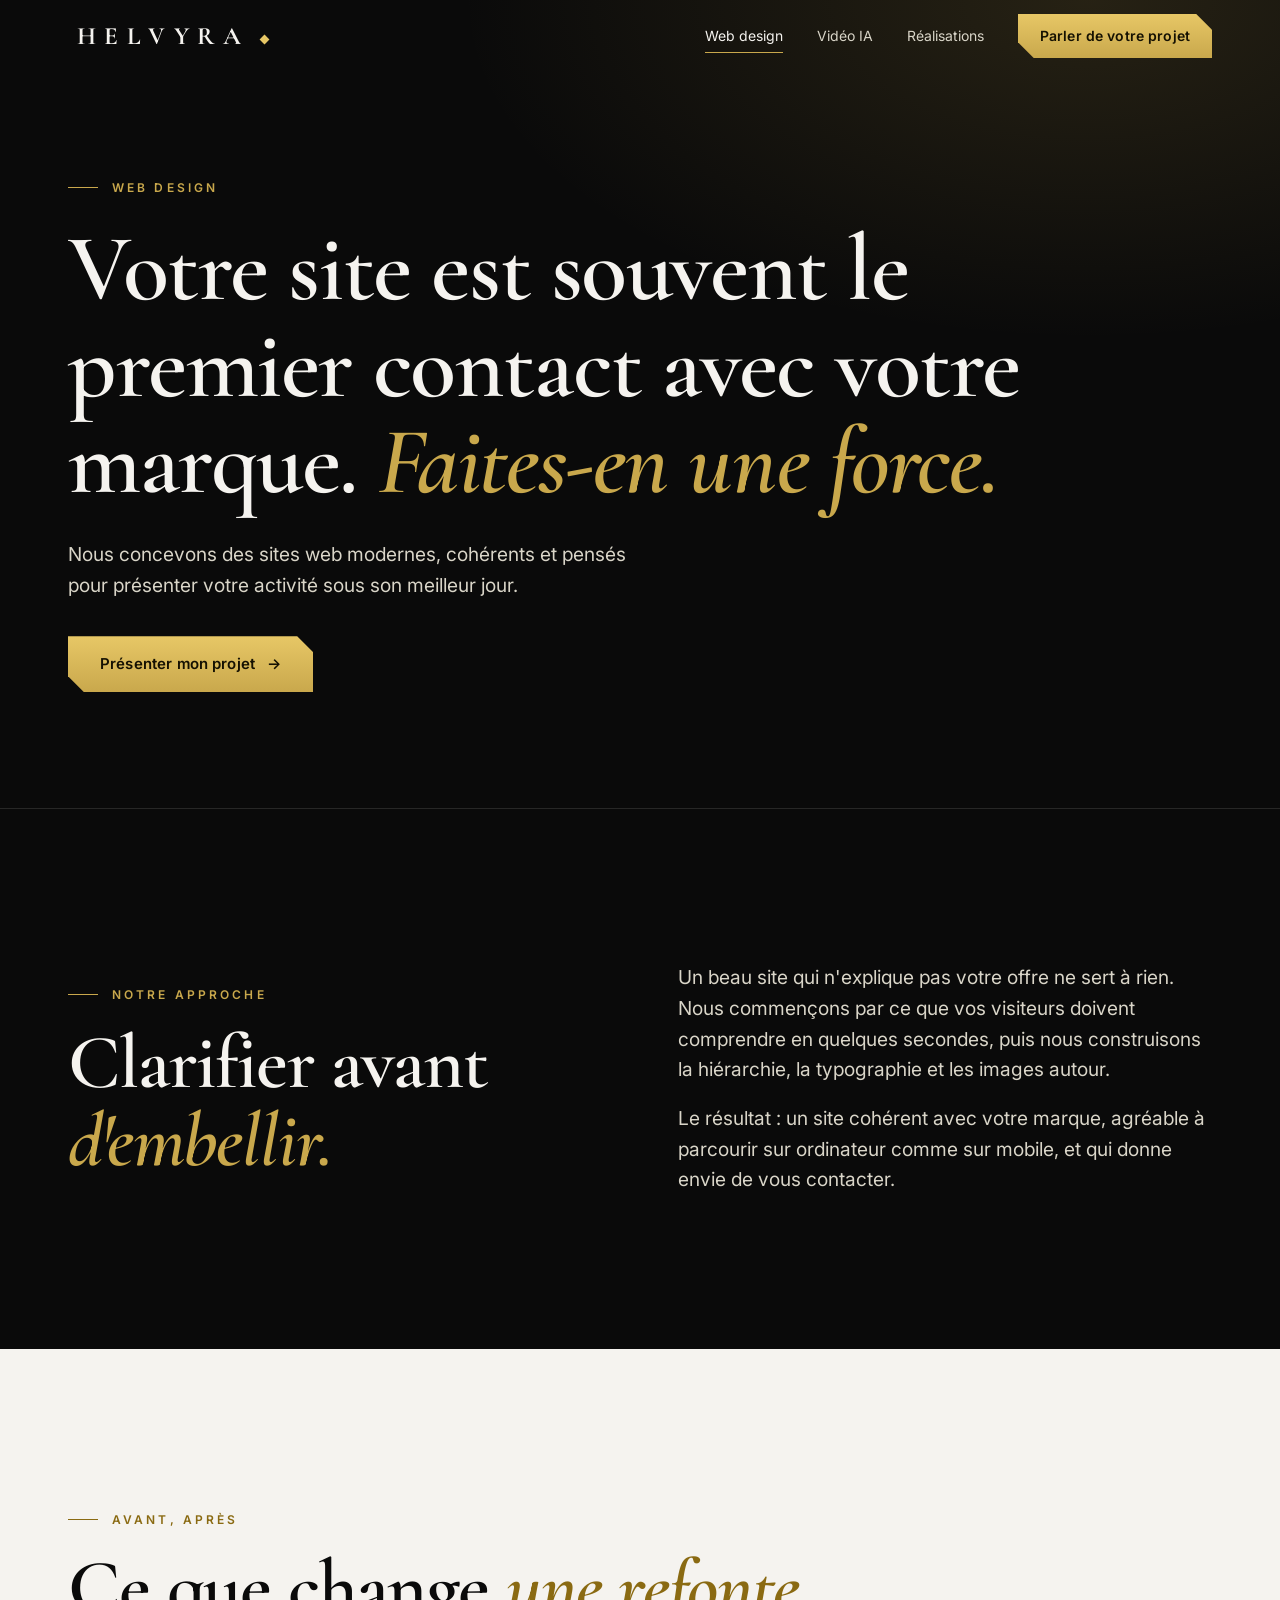
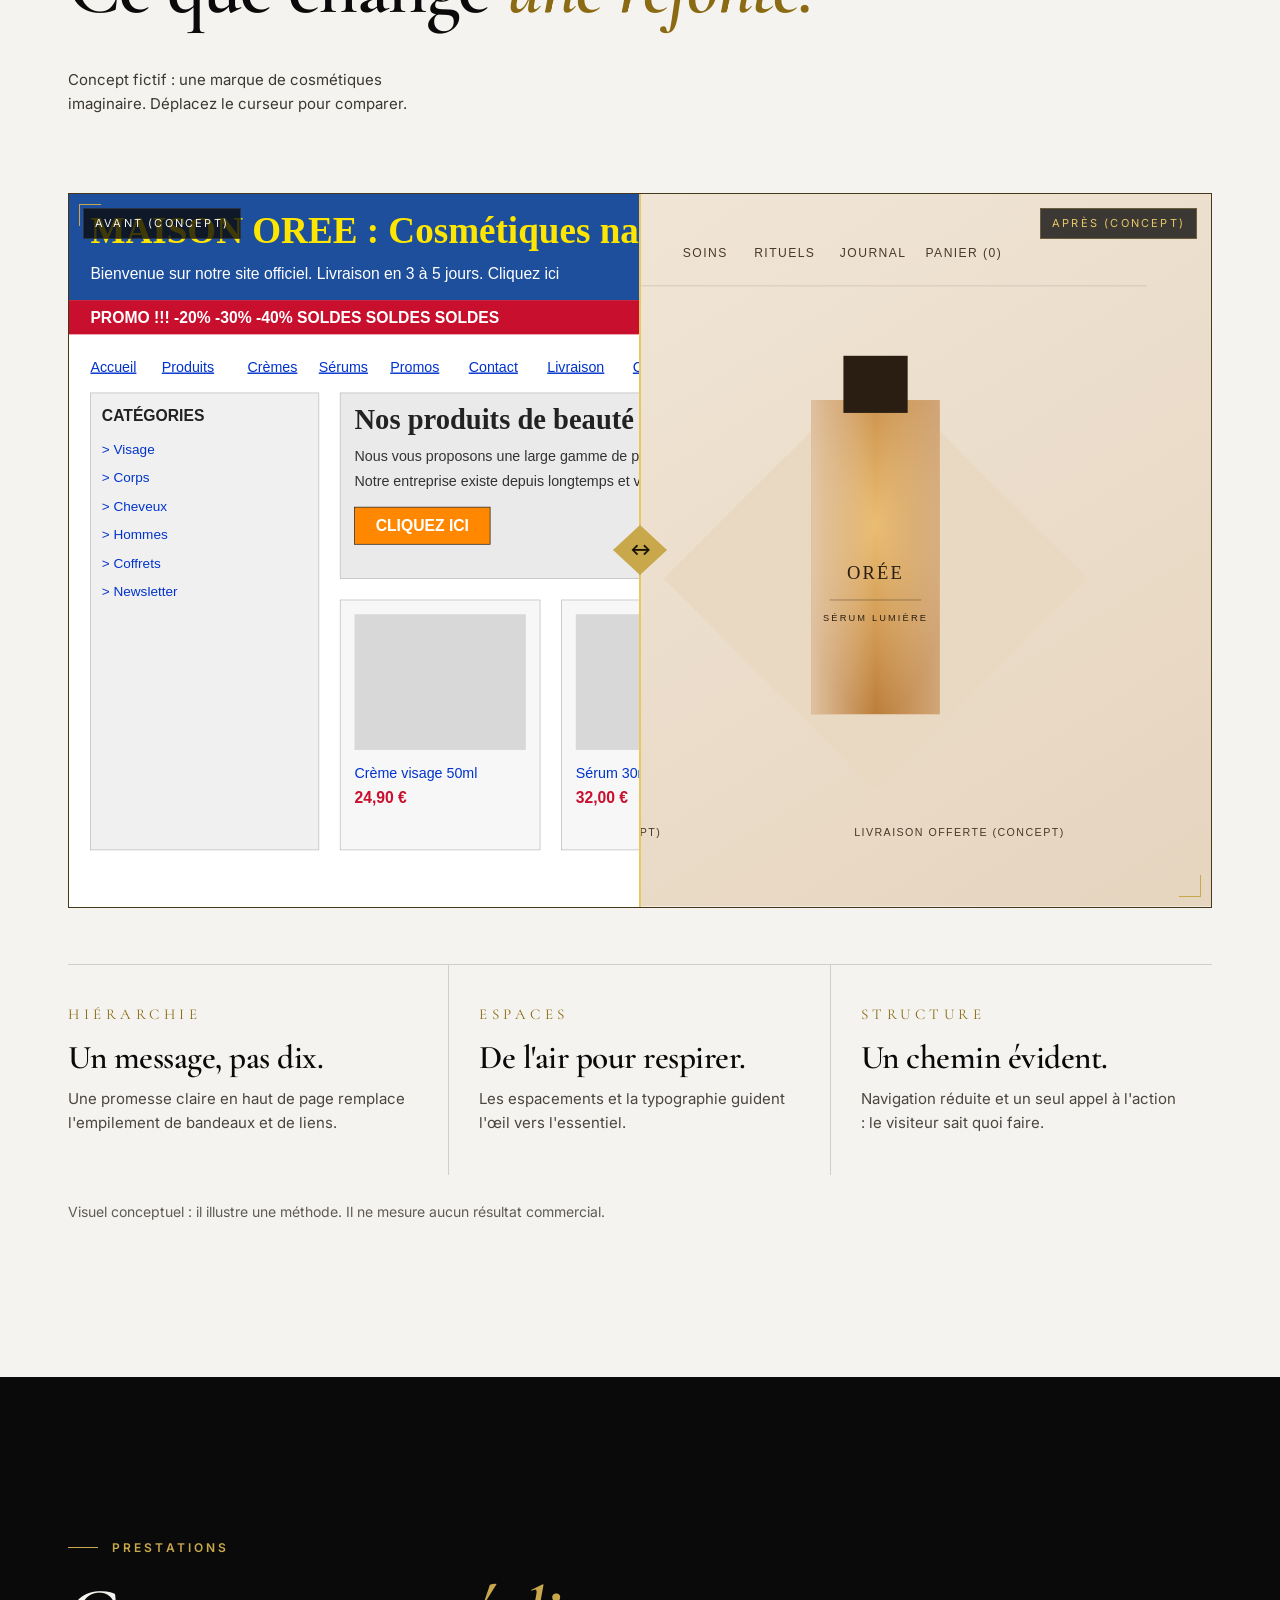
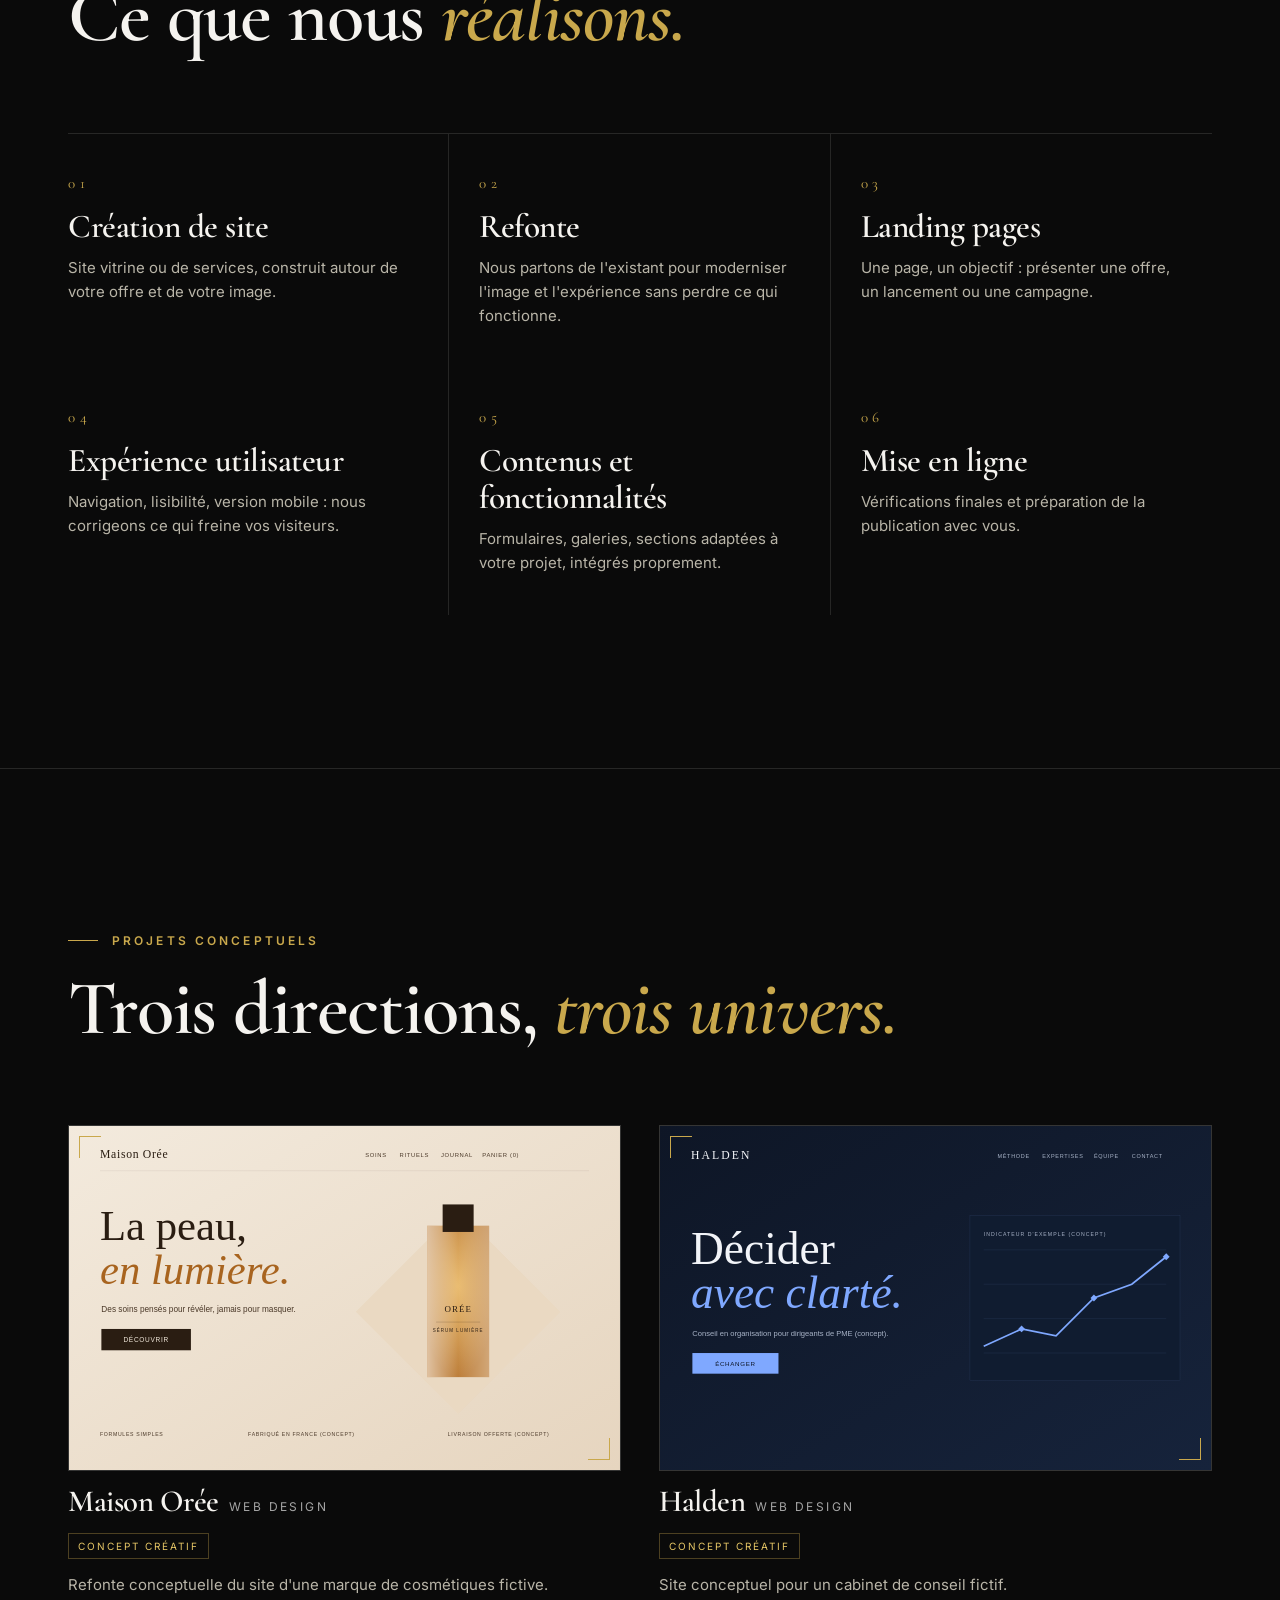
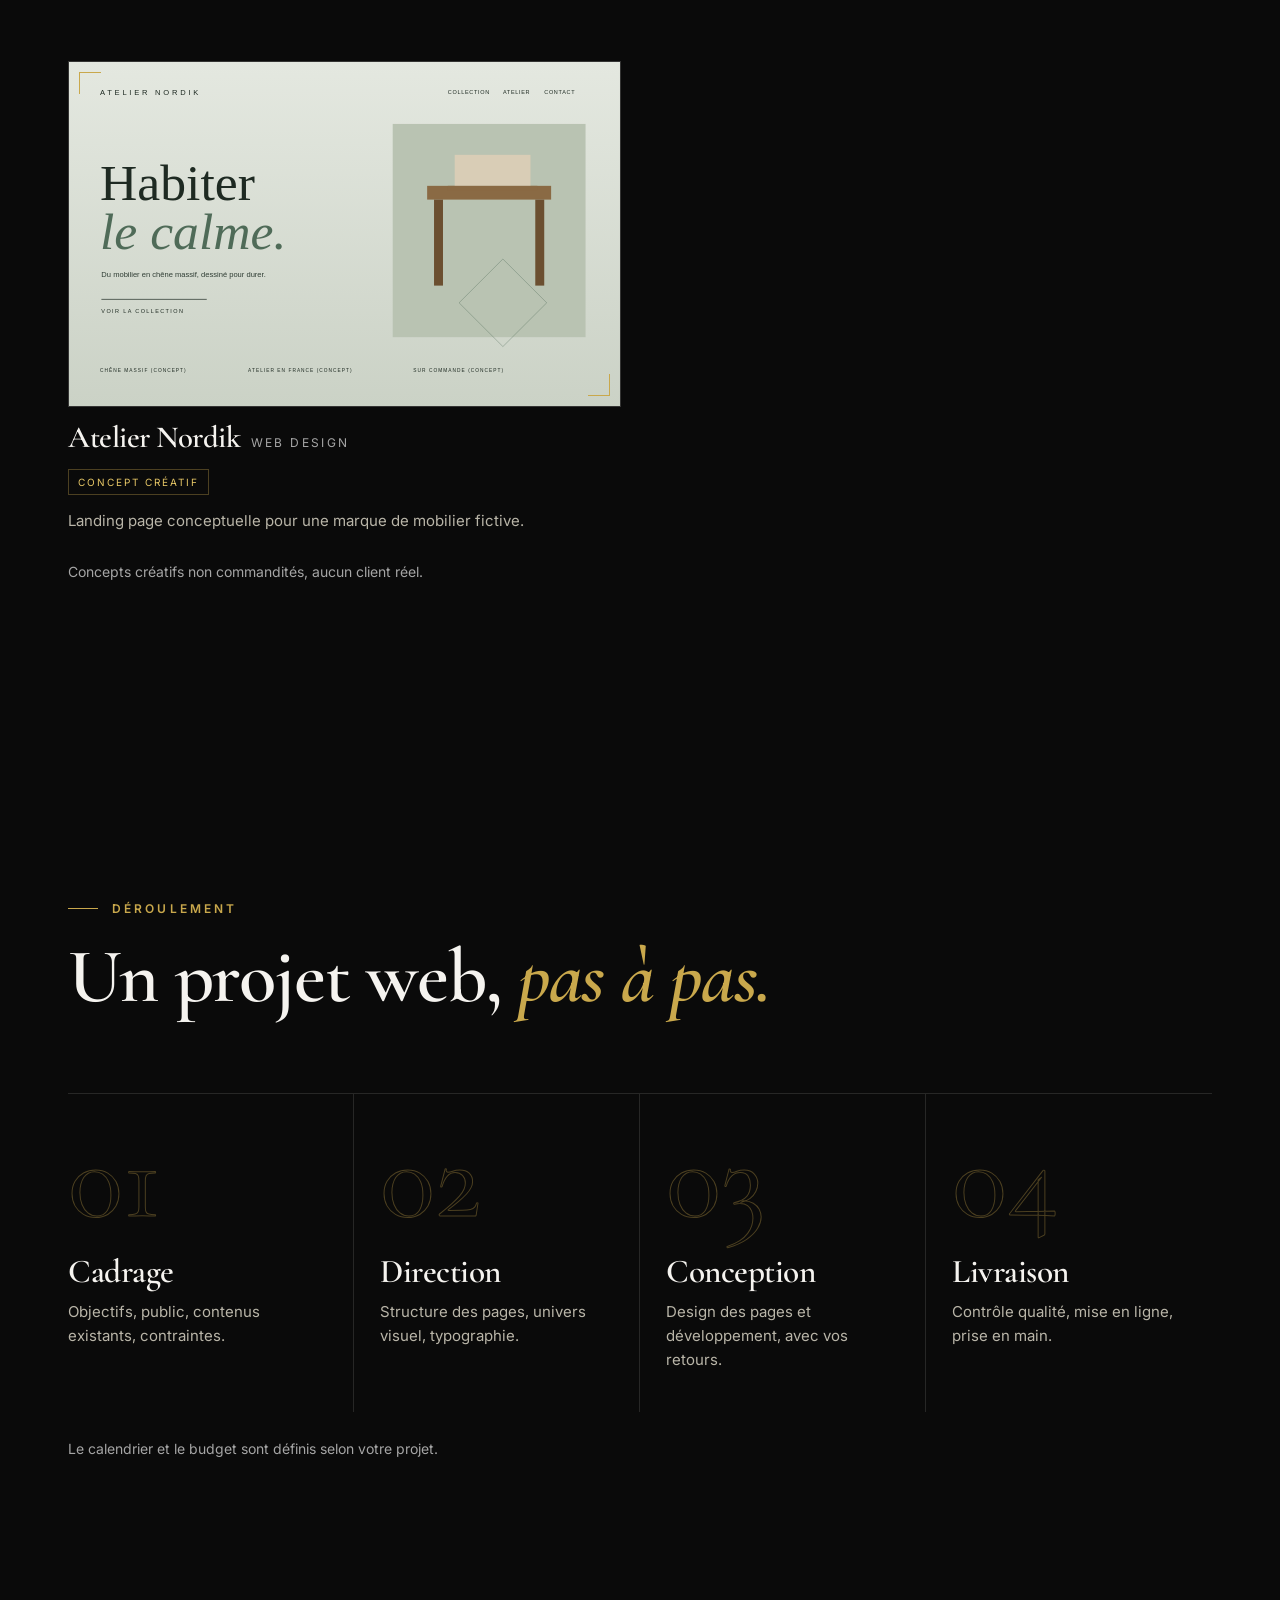
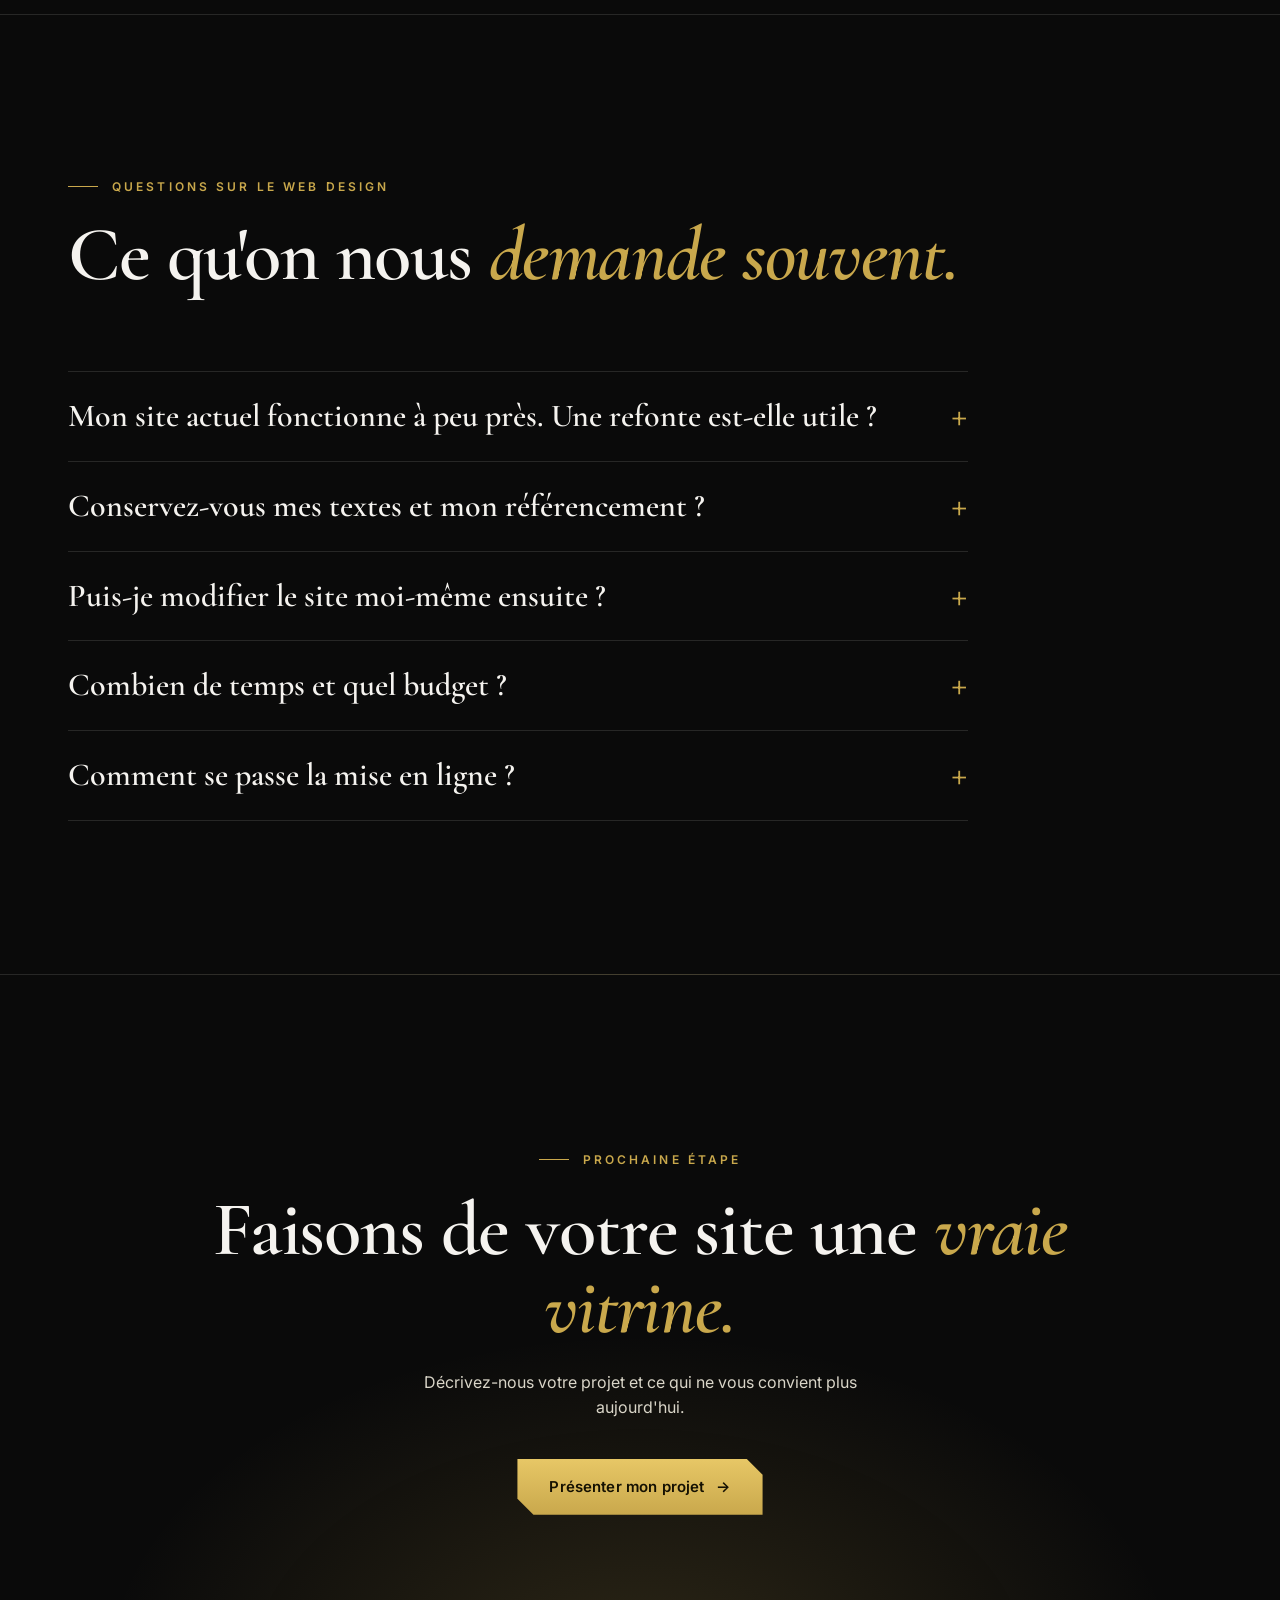
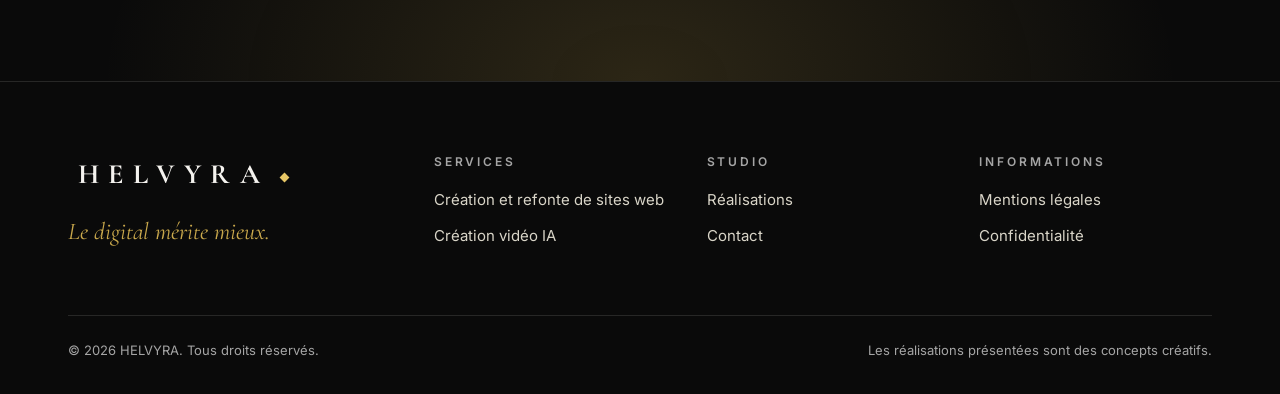
<file: web-design.html>
<!doctype html>
<html lang="fr">
<head>
<meta charset="utf-8">
<meta name="viewport" content="width=device-width, initial-scale=1">
<title>Création et refonte de site web | HELVYRA</title>
<meta name="description" content="HELVYRA conçoit et refond des sites web modernes, cohérents et pensés pour présenter votre activité sous son meilleur jour.">
<link rel="canonical" href="https://helvyra.fr/web-design.html">
<meta property="og:type" content="website">
<meta property="og:locale" content="fr_FR">
<meta property="og:site_name" content="HELVYRA">
<meta property="og:title" content="Création et refonte de site web | HELVYRA">
<meta property="og:description" content="HELVYRA conçoit et refond des sites web modernes, cohérents et pensés pour présenter votre activité sous son meilleur jour.">
<meta property="og:url" content="https://helvyra.fr/web-design.html">
<meta name="twitter:card" content="summary">
<meta name="theme-color" content="#0A0A0A">
<link rel="icon" href="assets/img/favicon.svg" type="image/svg+xml">
<link rel="preconnect" href="https://fonts.googleapis.com">
<link rel="preconnect" href="https://fonts.gstatic.com" crossorigin>
<link href="https://fonts.googleapis.com/css2?family=Cormorant+Garamond:ital,wght@0,500;0,600;0,700;1,500;1,600&family=Inter:wght@400;500;600&display=swap" rel="stylesheet">
<link rel="stylesheet" href="assets/css/style.css">
</head>
<body>
<a class="skip" href="#main">Aller au contenu</a>
<header class="nav">
<div class="wrap">
<a class="logo" href="index.html" aria-label="HELVYRA, retour à l'accueil">HELVYRA<i></i></a>
<button class="burger" type="button" aria-expanded="false" aria-controls="menu" aria-label="Ouvrir le menu"><span></span><span></span><span></span></button>
<nav class="menu" id="menu" aria-label="Navigation principale">
<a href="web-design.html" aria-current="page">Web design</a><a href="video-ia.html">Vidéo IA</a><a href="realisations.html">Réalisations</a>
<a class="btn btn-gold" href="contact.html">Parler de votre projet</a>
</nav>
</div>
</header>
<main id="main">

<section class="page-hero">
<div class="wrap">
<span class="eyebrow fade-in">Web design</span>
<h1 class="fade-in">Votre site est souvent le premier contact avec votre marque. <em>Faites-en une force.</em></h1>
<p class="lead fade-in">Nous concevons des sites web modernes, cohérents et pensés pour présenter votre activité sous son meilleur jour.</p>
<a class="btn btn-gold fade-in" href="contact.html">Présenter mon projet <span class="ar">→</span></a>
</div>
</section>

<section class="sec rule">
<div class="wrap split">
<div><span class="eyebrow rv">Notre approche</span><h2 class="rv d1" style="margin-top:20px">Clarifier avant <em>d'embellir.</em></h2></div>
<div>
<p class="lead rv">Un beau site qui n'explique pas votre offre ne sert à rien. Nous commençons par ce que vos visiteurs doivent comprendre en quelques secondes, puis nous construisons la hiérarchie, la typographie et les images autour.</p>
<p class="lead rv d1" style="margin-top:18px">Le résultat : un site cohérent avec votre marque, agréable à parcourir sur ordinateur comme sur mobile, et qui donne envie de vous contacter.</p>
</div>
</div>
</section>

<section class="sec light">
<div class="wrap">
<div class="head"><div><span class="eyebrow rv">Avant, après</span><h2 class="rv d1">Ce que change <em>une refonte.</em></h2></div>
<p class="rv" style="max-width:380px;font-size:15px">Concept fictif : une marque de cosmétiques imaginaire. Déplacez le curseur pour comparer.</p></div>
<div class="ba rv" role="group" aria-label="Comparaison avant et après sur un site conceptuel">
<img src="assets/img/maison-oree-ancien.svg" alt="Version datée et chargée d'un site fictif de cosmétiques" width="1600" height="1000">
<img class="after" src="assets/img/maison-oree.svg" alt="Refonte conceptuelle du même site : un titre, un produit, beaucoup d'air" width="1600" height="1000">
<span class="lab l">Avant (concept)</span><span class="lab r">Après (concept)</span>
<span class="handle"></span>
<input type="range" min="0" max="100" value="50" aria-label="Déplacer pour comparer l'ancien site et la refonte">
</div>
<div class="cards3" style="margin-top:56px">
<div class="rv"><span class="num" style="color:#8A6A12">HIÉRARCHIE</span><h3>Un message, pas dix.</h3><p>Une promesse claire en haut de page remplace l'empilement de bandeaux et de liens.</p></div>
<div class="rv d1"><span class="num" style="color:#8A6A12">ESPACES</span><h3>De l'air pour respirer.</h3><p>Les espacements et la typographie guident l'œil vers l'essentiel.</p></div>
<div class="rv d2"><span class="num" style="color:#8A6A12">STRUCTURE</span><h3>Un chemin évident.</h3><p>Navigation réduite et un seul appel à l'action : le visiteur sait quoi faire.</p></div>
</div>
<p class="rv" style="margin-top:26px;font-size:14px;color:#5E5B55">Visuel conceptuel : il illustre une méthode. Il ne mesure aucun résultat commercial.</p>
</div>
</section>

<section class="sec">
<div class="wrap">
<div class="head"><div><span class="eyebrow rv">Prestations</span><h2 class="rv d1">Ce que nous <em>réalisons.</em></h2></div></div>
<div class="cards3">
<div class="rv"><span class="num">01</span><h3>Création de site</h3><p>Site vitrine ou de services, construit autour de votre offre et de votre image.</p></div>
<div class="rv d1"><span class="num">02</span><h3>Refonte</h3><p>Nous partons de l'existant pour moderniser l'image et l'expérience sans perdre ce qui fonctionne.</p></div>
<div class="rv d2"><span class="num">03</span><h3>Landing pages</h3><p>Une page, un objectif : présenter une offre, un lancement ou une campagne.</p></div>
</div>
<div class="cards3" style="border-top:0">
<div class="rv"><span class="num">04</span><h3>Expérience utilisateur</h3><p>Navigation, lisibilité, version mobile : nous corrigeons ce qui freine vos visiteurs.</p></div>
<div class="rv d1"><span class="num">05</span><h3>Contenus et fonctionnalités</h3><p>Formulaires, galeries, sections adaptées à votre projet, intégrés proprement.</p></div>
<div class="rv d2"><span class="num">06</span><h3>Mise en ligne</h3><p>Vérifications finales et préparation de la publication avec vous.</p></div>
</div>
</div>
</section>

<section class="sec rule">
<div class="wrap">
<div class="head"><div><span class="eyebrow rv">Projets conceptuels</span><h2 class="rv d1">Trois directions, <em>trois univers.</em></h2></div></div>
<div class="works" id="works">
<button class="work" type="button" data-id="maison-oree" data-cat="web" aria-label="Ouvrir le projet Maison Orée">
<span class="thumb"><img src="assets/img/maison-oree.svg" alt="Concept de page d&#x27;accueil pour une marque fictive de cosmétiques, titre La peau, en lumière, flacon ambré sur fond beige" width="1600" height="1000" loading="lazy"></span>
<span class="meta"><h3>Maison Orée</h3><span class="cat">Web design</span></span>
<span class="badge">Concept créatif</span>
<p>Refonte conceptuelle du site d&#x27;une marque de cosmétiques fictive.</p>
</button>
<button class="work" type="button" data-id="atelier-nordik" data-cat="web" aria-label="Ouvrir le projet Atelier Nordik">
<span class="thumb"><img src="assets/img/atelier-nordik.svg" alt="Concept de landing page pour une marque fictive de mobilier en chêne, titre Habiter le calme" width="1600" height="1000" loading="lazy"></span>
<span class="meta"><h3>Atelier Nordik</h3><span class="cat">Web design</span></span>
<span class="badge">Concept créatif</span>
<p>Landing page conceptuelle pour une marque de mobilier fictive.</p>
</button>
<button class="work" type="button" data-id="halden" data-cat="web" aria-label="Ouvrir le projet Halden">
<span class="thumb"><img src="assets/img/halden.svg" alt="Concept de site pour un cabinet de conseil fictif, fond bleu nuit et courbe de graphique" width="1600" height="1000" loading="lazy"></span>
<span class="meta"><h3>Halden</h3><span class="cat">Web design</span></span>
<span class="badge">Concept créatif</span>
<p>Site conceptuel pour un cabinet de conseil fictif.</p>
</button>
</div>
<p class="muted" style="margin-top:28px;font-size:14px">Concepts créatifs non commandités, aucun client réel.</p>
</div>
</section>

<section class="sec">
<div class="wrap">
<div class="head"><div><span class="eyebrow rv">Déroulement</span><h2 class="rv d1">Un projet web, <em>pas à pas.</em></h2></div></div>
<div class="steps">
<div class="step rv"><div class="n">01</div><h3>Cadrage</h3><p>Objectifs, public, contenus existants, contraintes.</p></div>
<div class="step rv d1"><div class="n">02</div><h3>Direction</h3><p>Structure des pages, univers visuel, typographie.</p></div>
<div class="step rv d2"><div class="n">03</div><h3>Conception</h3><p>Design des pages et développement, avec vos retours.</p></div>
<div class="step rv d3"><div class="n">04</div><h3>Livraison</h3><p>Contrôle qualité, mise en ligne, prise en main.</p></div>
</div>
<p class="muted" style="margin-top:26px;font-size:14px">Le calendrier et le budget sont définis selon votre projet.</p>
</div>
</section>

<section class="sec rule">
<div class="wrap">
<div class="head"><div><span class="eyebrow rv">Questions sur le web design</span><h2 class="rv d1">Ce qu'on nous <em>demande souvent.</em></h2></div></div>
<div class="faq"><details><summary>Mon site actuel fonctionne à peu près. Une refonte est-elle utile ?</summary><div class="ans">Pas toujours. Si votre site présente bien votre activité et se consulte facilement sur mobile, une refonte complète n'est peut-être pas nécessaire. Nous vous le disons après avoir regardé l'existant.</div></details><details><summary>Conservez-vous mes textes et mon référencement ?</summary><div class="ans">Nous partons de vos contenus existants et veillons à préserver les adresses utiles. Le périmètre exact est défini avant de commencer.</div></details><details><summary>Puis-je modifier le site moi-même ensuite ?</summary><div class="ans">Cela dépend de la solution retenue pour votre projet. C'est un point que nous abordons dès le départ, pour que le site corresponde à votre façon de travailler.</div></details><details><summary>Combien de temps et quel budget ?</summary><div class="ans">Cela varie fortement selon le nombre de pages, les fonctionnalités et les contenus. Nous ne donnons pas de chiffre sans connaître votre projet : décrivez-le, et nous revenons avec une proposition adaptée.</div></details><details><summary>Comment se passe la mise en ligne ?</summary><div class="ans">Nous finalisons le site, vérifions les pages, les formulaires et l'affichage sur mobile, puis préparons la mise en ligne avec vous.</div></details></div>
</div>
</section>

<section class="final">
<div class="wrap">
<span class="eyebrow rv">Prochaine étape</span>
<h2 class="rv d1">Faisons de votre site une <em>vraie vitrine.</em></h2>
<p class="rv d2">Décrivez-nous votre projet et ce qui ne vous convient plus aujourd'hui.</p>
<a class="btn btn-gold rv d3" href="contact.html">Présenter mon projet <span class="ar">→</span></a>
</div>
</section>

<dialog id="project-dialog" aria-modal="true"><div class="dlg"><div class="dlg-card"></div></div></dialog>
<script type="application/json" id="projects-data">[{"id": "maison-oree", "title": "Maison Orée", "cat": "web", "format": "16:9", "img": "assets/img/maison-oree.svg", "alt": "Concept de page d'accueil pour une marque fictive de cosmétiques, titre La peau, en lumière, flacon ambré sur fond beige", "short": "Refonte conceptuelle du site d'une marque de cosmétiques fictive.", "context": "Marque fictive de soins, imaginée pour montrer ce qu'une refonte peut changer : un site daté, chargé, qui ne met pas le produit en valeur.", "intention": "Remplacer l'empilement d'informations par une seule promesse, un seul produit héros et beaucoup d'air.", "da": "Beige chaud, ambre et brun profond. Un titre serif de grande taille avec un mot en italique, un flacon comme point focal.", "choices": "Navigation réduite à quatre entrées, un appel à l'action unique, suppression des bandeaux promotionnels et de la colonne latérale.", "result": "Une page d'accueil lisible en trois secondes. Il s'agit d'un concept visuel, sans données de performance.", "kind": "Concept créatif"}, {"id": "linea", "title": "Linéa", "cat": "video", "format": "9:16", "img": "assets/img/linea.svg", "alt": "Affiche d'un concept de vidéo verticale pour une marque fictive de vêtements, plis de tissu terracotta", "short": "Concept de vidéo verticale pour une marque de vêtements fictive.", "context": "Format vertical pensé pour les réseaux sociaux, autour d'une marque de vêtements imaginaire.", "intention": "Faire ressentir la matière et le mouvement du tissu avant même de montrer le vêtement.", "da": "Terracotta, crème et brun. Des courbes de tissu qui occupent tout le cadre, un titre espacé en capitales.", "choices": "Plan unique, rythme lent, lecture sans son possible. Le format 9:16 est pensé dès le départ, pas recadré après coup.", "result": "Affiche conceptuelle. La séquence animée correspondante sera ajoutée dans cet emplacement.", "kind": "Concept créatif"}, {"id": "nuit-dambre", "title": "Nuit d'Ambre", "cat": "video", "format": "16:9", "img": "assets/img/nuit-dambre.svg", "alt": "Affiche d'un film publicitaire conceptuel pour un parfum fictif, flacon ambré dans la pénombre", "short": "Concept de film publicitaire pour un parfum fictif.", "context": "Film de quelques secondes pour un parfum imaginaire, pensé comme une publicité de marque.", "intention": "Installer une atmosphère plutôt qu'expliquer un produit : la lumière chaude fait le travail.", "da": "Noir profond, halo ambré, typographie serif très espacée. Un seul objet, un seul éclairage.", "choices": "Pas de personnage, pas de texte à l'écran en dehors du nom. Peu d'éléments pour limiter les incohérences d'une génération par IA.", "result": "Affiche conceptuelle. Le film sera intégré ici, avec sa version verticale.", "kind": "Concept créatif"}, {"id": "atelier-nordik", "title": "Atelier Nordik", "cat": "web", "format": "16:9", "img": "assets/img/atelier-nordik.svg", "alt": "Concept de landing page pour une marque fictive de mobilier en chêne, titre Habiter le calme", "short": "Landing page conceptuelle pour une marque de mobilier fictive.", "context": "Page unique pour lancer une collection de mobilier fictive, avec une promesse simple.", "intention": "Vendre une ambiance avant le catalogue. La page doit donner envie de passer à la collection.", "da": "Vert de gris, chêne et crème. Un titre très grand, beaucoup de vide, un seul visuel de pièce maîtresse.", "choices": "Peu de texte, un seul lien d'action, trois engagements courts en bas de page.", "result": "Maquette conceptuelle d'une page de lancement. Aucune donnée de performance.", "kind": "Concept créatif"}, {"id": "halden", "title": "Halden", "cat": "web", "format": "16:9", "img": "assets/img/halden.svg", "alt": "Concept de site pour un cabinet de conseil fictif, fond bleu nuit et courbe de graphique", "short": "Site conceptuel pour un cabinet de conseil fictif.", "context": "Cabinet de conseil imaginaire. Le défi : être sérieux sans être froid.", "intention": "Inspirer confiance par la clarté : un message, un indicateur d'exemple, une action.", "da": "Bleu nuit, blanc cassé et un bleu clair d'accent. Un graphique stylisé pour illustrer le sérieux sans chiffres inventés.", "choices": "Le graphique est un exemple identifié comme tel. Aucun chiffre réel n'est affiché.", "result": "Concept visuel pour une activité de services. Non commandité.", "kind": "Concept créatif"}, {"id": "studio-maree", "title": "Studio Maré", "cat": "video", "format": "1:1", "img": "assets/img/studio-maree.svg", "alt": "Affiche d'un concept de vidéo carrée pour un hôtel fictif, soleil couchant sur la mer", "short": "Concept de vidéo carrée pour un hôtel fictif.", "context": "Format carré pensé pour les fils d'actualité, autour d'un hôtel imaginaire en bord de mer.", "intention": "Donner envie de séjourner avec une seule image : la lumière de fin de journée.", "da": "Bleu pétrole, sable et soleil doré. Une composition symétrique et calme.", "choices": "Mouvement très lent, aucun personnage, légende courte. Pensé pour rester lisible sans son.", "result": "Affiche conceptuelle. La séquence animée sera ajoutée dans cet emplacement.", "kind": "Concept créatif"}]</script>
</main>
<footer class="foot">
<div class="wrap">
<div class="foot-grid">
<div><a class="logo" href="index.html">HELVYRA<i></i></a><p class="t">Le digital mérite mieux.</p></div>
<div><h4>Services</h4><ul><li><a href="web-design.html">Création et refonte de sites web</a></li><li><a href="video-ia.html">Création vidéo IA</a></li></ul></div>
<div><h4>Studio</h4><ul><li><a href="realisations.html">Réalisations</a></li><li><a href="contact.html">Contact</a></li></ul></div>
<div><h4>Informations</h4><ul><li><a href="mentions-legales.html">Mentions légales</a></li><li><a href="confidentialite.html">Confidentialité</a></li></ul></div>
</div>
<div class="foot-bot"><span>© <span data-year>2026</span> HELVYRA. Tous droits réservés.</span><span>Les réalisations présentées sont des concepts créatifs.</span></div>
</div>
</footer>
<script src="assets/js/config.js"></script>
<script src="assets/js/main.js"></script>
</body>
</html>
</file>
<file: assets/css/style.css>
/* HELVYRA : design system. DA : noir profond, or discret, Cormorant Garamond + Inter */
:root{
  --bg:#0A0A0A;--bg2:#111111;--bg3:#1A1A1A;
  --paper:#F5F3EF;--ink:#0A0A0A;
  --fg:#F5F3EF;--mut:#A5A5A5;--mut-dark:#5E5B55;
  --gold:#C9A84C;--gold-hi:#E7C766;--gold-ink:#151102;
  --line:rgba(245,243,239,.12);--line-gold:rgba(201,168,76,.34);
  --serif:"Cormorant Garamond",Georgia,serif;--sans:Inter,system-ui,-apple-system,sans-serif;
  --maxw:1240px;--gut:clamp(20px,4vw,48px);
  --ease:cubic-bezier(.2,.7,.2,1);
}
*{box-sizing:border-box;margin:0;padding:0}
html{scroll-behavior:smooth;-webkit-text-size-adjust:100%}
body{background:var(--bg);color:var(--fg);font-family:var(--sans);font-size:16px;line-height:1.6;overflow-x:hidden;-webkit-font-smoothing:antialiased}
img,svg,video{display:block;max-width:100%;height:auto}
a{color:inherit;text-decoration:none}
button{font:inherit;color:inherit;background:none;border:0;cursor:pointer}
ul{list-style:none}
:focus-visible{outline:2px solid var(--gold-hi);outline-offset:3px;}
.skip{position:absolute;left:-999px;top:0;background:var(--gold);color:var(--gold-ink);padding:10px 16px;z-index:100}
.skip:focus{left:12px;top:12px}
.wrap{max-width:var(--maxw);margin:0 auto;padding:0 var(--gut)}

/* typographie */
h1,h2,h3,.display{font-family:var(--serif);font-weight:600;letter-spacing:-.015em;line-height:1.02}
h1{font-size:clamp(46px,8vw,118px)}
h2{font-size:clamp(36px,6vw,80px)}
h3{font-size:clamp(24px,2.6vw,34px);line-height:1.1}
em{font-style:italic;color:var(--gold)}
.eyebrow{display:inline-flex;align-items:center;gap:14px;color:var(--gold);font-size:12px;font-weight:600;letter-spacing:.26em;text-transform:uppercase}
.eyebrow:before{content:"";width:30px;height:1px;background:var(--gold)}
.lead{font-size:clamp(17px,1.5vw,20px);color:#D9D5C8;max-width:560px}
.muted{color:var(--mut)}

/* boutons */
.btn{display:inline-flex;align-items:center;gap:12px;padding:16px 32px;font-weight:600;font-size:15px;letter-spacing:.01em;transition:transform .25s var(--ease),box-shadow .25s var(--ease),background .25s,color .25s;min-height:52px}
.btn .ar{transition:transform .25s var(--ease)}
.btn:hover .ar{transform:translateX(4px)}
.btn-gold{background:linear-gradient(var(--gold-hi),var(--gold));color:var(--gold-ink);clip-path:polygon(0 0,calc(100% - 16px) 0,100% 16px,100% 100%,16px 100%,0 calc(100% - 16px))}
.btn-gold:hover{transform:translateY(-2px);background:linear-gradient(#F1D67E,var(--gold-hi))}
.btn-line{border:1px solid var(--line-gold);color:var(--fg)}
.btn-line:hover{border-color:var(--gold);background:rgba(201,168,76,.08)}
.btn-dark{background:var(--ink);color:var(--paper)}
.btn-dark:hover{transform:translateY(-2px)}
.link{display:inline-flex;gap:10px;align-items:center;color:var(--gold-hi);font-weight:600;border-bottom:1px solid var(--line-gold);padding-bottom:4px;transition:border-color .25s,gap .25s}
.link:hover{border-color:var(--gold-hi);gap:14px}

/* navigation */
.nav{position:fixed;inset:0 0 auto 0;z-index:50;transition:background .3s,border-color .3s;border-bottom:1px solid transparent}
.nav.scrolled{background:rgba(10,10,10,.95);backdrop-filter:blur(12px);-webkit-backdrop-filter:blur(12px);border-color:var(--line)}
.nav .wrap{height:72px;display:flex;align-items:center;justify-content:space-between;gap:20px}
.logo{font-family:var(--serif);font-weight:700;font-size:25px;letter-spacing:.34em;padding-left:.34em}
.logo i{display:inline-block;width:7px;height:7px;background:var(--gold-hi);margin-left:12px;vertical-align:middle;transform:rotate(45deg)}
.menu{display:flex;align-items:center;gap:34px}
.menu a:not(.btn){font-size:14px;color:#D9D5C8;position:relative;padding:6px 0;transition:color .2s}
.menu a:not(.btn):after{content:"";position:absolute;left:0;bottom:0;height:1px;width:100%;background:var(--gold);transform:scaleX(0);transform-origin:left;transition:transform .3s var(--ease)}
.menu a:not(.btn):hover,.menu a[aria-current="page"]{color:var(--fg)}
.menu a:not(.btn):hover:after,.menu a[aria-current="page"]:after{transform:scaleX(1)}
.menu .btn{padding:11px 22px;min-height:44px;font-size:14px}
.burger{display:none;width:48px;height:48px;align-items:center;justify-content:center;flex-direction:column;gap:6px}
.burger span{display:block;width:24px;height:1.5px;background:var(--fg);transition:transform .3s var(--ease),opacity .2s}
.burger[aria-expanded="true"] span:nth-child(1){transform:translateY(7.5px) rotate(45deg)}
.burger[aria-expanded="true"] span:nth-child(2){opacity:0}
.burger[aria-expanded="true"] span:nth-child(3){transform:translateY(-7.5px) rotate(-45deg)}
@media(max-width:900px){
  .burger{display:flex}
  .menu{position:fixed;inset:72px 0 auto 0;height:calc(100dvh - 72px);background:var(--bg);flex-direction:column;align-items:flex-start;justify-content:flex-start;gap:6px;padding:28px var(--gut);transform:translateY(-8px);opacity:0;visibility:hidden;transition:opacity .3s,transform .3s var(--ease),visibility .3s}
  .menu.open{opacity:1;transform:none;visibility:visible}
  .menu a:not(.btn){font-family:var(--serif);font-size:42px;color:var(--fg);padding:8px 0}
  .menu .btn{margin-top:22px;font-size:16px}
}

/* sections */
section{position:relative}
.sec{padding:clamp(80px,12vw,168px) 0}
.sec-tight{padding:clamp(56px,8vw,110px) 0}
.rule{border-top:1px solid var(--line)}
.head{display:flex;justify-content:space-between;align-items:flex-end;gap:40px;flex-wrap:wrap;margin-bottom:clamp(40px,6vw,80px)}
.head h2{max-width:900px;margin-top:20px}

/* hero accueil */
.hero{min-height:100svh;padding:132px 0 70px;display:flex;align-items:center;overflow:hidden;
  background:radial-gradient(ellipse 70% 50% at 70% -5%,rgba(201,168,76,.16),transparent 70%),radial-gradient(ellipse 40% 40% at 0% 90%,rgba(201,168,76,.06),transparent 70%)}
.hero-grid{display:grid;grid-template-columns:1.12fr .88fr;gap:clamp(30px,5vw,80px);align-items:center}
.hero h1{margin:26px 0 28px}
.hero .lead{margin-bottom:38px}
.cta-row{display:flex;gap:14px;flex-wrap:wrap}
.hero-visual{position:relative}
.frame{border:1px solid var(--line-gold);background:#000;box-shadow:0 40px 90px rgba(0,0,0,.55),0 0 80px rgba(201,168,76,.08);overflow:hidden}
.frame-bar{height:26px;display:flex;align-items:center;gap:6px;padding:0 12px;background:#161616;border-bottom:1px solid var(--line)}
.frame-bar i{width:8px;height:8px;background:#3A3A3A}
.hero-visual .frame.web{position:absolute;left:0;top:4%;width:92%}
.hero-visual .frame.vid{position:absolute;right:0;bottom:0;width:38%;aspect-ratio:9/16;z-index:2}
.hero-visual .frame.vid img{width:100%;height:100%;object-fit:cover}
.tag-concept{position:absolute;left:10px;bottom:10px;background:rgba(10,10,10,.78);border:1px solid var(--line-gold);color:var(--gold-hi);font-size:10px;letter-spacing:.2em;text-transform:uppercase;padding:5px 9px;backdrop-filter:blur(6px)}
.scroll-note{position:absolute;left:var(--gut);bottom:26px;color:var(--mut);font-size:12px;letter-spacing:.22em;text-transform:uppercase}
@media(max-width:900px){.hero{padding-top:110px;align-items:flex-start}.hero-grid{grid-template-columns:1fr}.hero-visual{aspect-ratio:auto;height:min(112vw,520px)}.scroll-note{display:none}}

/* intro texte */
.intro{display:grid;grid-template-columns:.8fr 1.2fr;gap:clamp(30px,6vw,100px)}
.intro p.big{font-family:var(--serif);font-size:clamp(28px,3.6vw,50px);line-height:1.14;color:var(--fg)}
.intro p.big em{font-style:italic}
.intro .sub{margin-top:34px;color:#D9D5C8;max-width:560px}
@media(max-width:900px){.intro{grid-template-columns:1fr}}

/* expertises : compositions différentes */
.exp{display:grid;grid-template-columns:repeat(12,1fr);gap:clamp(18px,2.4vw,34px);align-items:stretch}
.exp-a{grid-column:1/8;background:var(--bg2);border:1px solid var(--line);display:grid;grid-template-rows:auto 1fr;overflow:hidden;transition:border-color .3s}
.exp-b{grid-column:8/13;border:1px solid var(--line-gold);background:linear-gradient(180deg,#14110A,#0C0B09);display:flex;flex-direction:column;justify-content:space-between;padding:clamp(26px,3vw,44px);transition:border-color .3s;min-height:520px}
.exp-a:hover,.exp-b:hover{border-color:var(--gold)}
.exp-a .art{aspect-ratio:16/9;overflow:hidden;border-bottom:1px solid var(--line)}
.exp-a .art img{width:100%;height:100%;object-fit:cover;transition:transform 1.2s var(--ease)}
.exp-a:hover .art img{transform:scale(1.04)}
.exp-body{padding:clamp(26px,3vw,44px)}
.num{font-family:var(--serif);font-size:15px;color:var(--gold);letter-spacing:.3em}
.exp h3{margin:14px 0 14px;font-size:clamp(30px,3.4vw,48px)}
.exp p{color:#D9D5C8;max-width:520px}
.list{margin:22px 0 28px;border-top:1px solid var(--line)}
.list li{padding:11px 0;border-bottom:1px solid var(--line);color:#C9C5B8;font-size:15px;display:flex;gap:12px}
.list li:before{content:"";width:6px;height:1px;background:var(--gold);margin-top:.8em;flex:none}
.exp-b .poster{aspect-ratio:9/12;margin:10px 0 24px;border:1px solid var(--line-gold);overflow:hidden;position:relative}
.exp-b .poster img{width:100%;height:100%;object-fit:cover}
@media(max-width:900px){.exp-a,.exp-b{grid-column:1/-1}.exp-b{min-height:0}}

/* grille de réalisations (éditoriale, formats réels conservés) */
.works{display:block;column-count:2;column-gap:clamp(18px,3vw,44px)}
.works .work{break-inside:avoid;margin-bottom:clamp(36px,5vw,72px)}
.works.home{display:grid;grid-template-columns:1fr 1fr;gap:clamp(18px,3vw,44px);column-count:auto;align-items:start}
.works.home .col{display:flex;flex-direction:column;gap:clamp(36px,5vw,72px)}
.works.home .work{margin-bottom:0}
.work{position:relative;display:flex;flex-direction:column;gap:14px;text-align:left;width:100%}
.work.hide{display:none}
.work .thumb{position:relative;overflow:hidden;border:1px solid var(--line);background:var(--bg3);display:block}
.work .thumb img{width:100%;height:auto;transition:transform 1.1s var(--ease)}
.work:hover .thumb img,.work:focus-visible .thumb img{transform:scale(1.045)}
.work .thumb:after{content:"Ouvrir";position:absolute;right:12px;bottom:12px;background:var(--gold);color:var(--gold-ink);font-size:11px;font-weight:700;letter-spacing:.18em;text-transform:uppercase;padding:8px 14px;transform:translateY(8px);opacity:0;transition:all .3s var(--ease)}
.work:hover .thumb:after,.work:focus-visible .thumb:after{opacity:1;transform:none}
.work .meta{display:flex;justify-content:space-between;gap:10px;align-items:baseline;flex-wrap:wrap}
.work h3{font-size:clamp(24px,2.4vw,32px)}
.work .cat{font-size:12px;letter-spacing:.2em;text-transform:uppercase;color:var(--mut)}
.work p{color:#B9B5A8;font-size:15px;max-width:520px}
.badge{display:inline-block;align-self:flex-start;border:1px solid var(--line-gold);color:var(--gold-hi);font-size:10px;letter-spacing:.2em;text-transform:uppercase;padding:4px 9px}
@media(max-width:760px){.works{column-count:1}.works.home{grid-template-columns:1fr}}
.filters{display:flex;gap:10px;flex-wrap:wrap;margin-bottom:clamp(30px,4vw,56px)}
.filters button{padding:11px 22px;border:1px solid var(--line);font-size:14px;color:#D9D5C8;transition:all .25s;min-height:46px}
.filters button:hover{border-color:var(--gold)}
.filters button[aria-pressed="true"]{background:var(--gold);border-color:var(--gold);color:var(--gold-ink);font-weight:600}

/* section claire */
.light{background:var(--paper);color:var(--ink)}
.light h2,.light h3{color:var(--ink)}
.light em{color:#8A6A12}
.light .eyebrow{color:#8A6A12}.light .eyebrow:before{background:#8A6A12}
.light .lead,.light p{color:#3B3832}
.light .rule,.light .line{border-color:rgba(10,10,10,.14)}
.why{display:grid;grid-template-columns:.9fr 1.1fr;gap:clamp(30px,6vw,100px)}
.why ol{counter-reset:w;border-top:1px solid rgba(10,10,10,.16)}
.why li{counter-increment:w;display:grid;grid-template-columns:56px 1fr;gap:10px;padding:26px 0;border-bottom:1px solid rgba(10,10,10,.16)}
.why li:before{content:"0" counter(w);font-family:var(--serif);font-size:24px;color:#8A6A12}
.why li b{display:block;font-family:var(--serif);font-size:28px;font-weight:600;line-height:1.1;margin-bottom:6px;color:var(--ink)}
.why li span{color:#4A463E;font-size:15.5px}
@media(max-width:900px){.why{grid-template-columns:1fr}}

/* approche : numéros imposants */
.steps{display:grid;grid-template-columns:repeat(4,1fr);border-top:1px solid var(--line)}
.step{padding:34px 26px 40px 0;border-right:1px solid var(--line);padding-left:26px;position:relative}
.step:first-child{padding-left:0}
.step:last-child{border-right:0}
.step .n{font-family:var(--serif);font-size:clamp(70px,9vw,128px);line-height:.9;color:transparent;-webkit-text-stroke:1px var(--line-gold);transition:color .4s,-webkit-text-stroke-color .4s}
.step:hover .n{color:var(--gold);-webkit-text-stroke-color:var(--gold)}
.step h3{margin:22px 0 10px}
.step p{color:#B9B5A8;font-size:15px}
@media(max-width:900px){.steps{grid-template-columns:1fr 1fr}.step{border-right:0;border-bottom:1px solid var(--line);padding-left:0}}
@media(max-width:560px){.steps{grid-template-columns:1fr}}

/* FAQ */
.faq{max-width:900px}
.faq details{border-bottom:1px solid var(--line)}
.faq details:first-child{border-top:1px solid var(--line)}
.faq summary{list-style:none;cursor:pointer;display:flex;justify-content:space-between;align-items:center;gap:20px;padding:26px 0;font-family:var(--serif);font-size:clamp(22px,2.6vw,32px);font-weight:600;line-height:1.15}
.faq summary::-webkit-details-marker{display:none}
.faq summary:after{content:"+";font-family:var(--sans);font-weight:300;font-size:30px;color:var(--gold);transition:transform .3s var(--ease);flex:none}
.faq details[open] summary:after{transform:rotate(45deg)}
.faq .ans{padding:0 0 28px;color:#C9C5B8;max-width:720px}
.light .faq details{border-color:rgba(10,10,10,.16)}

/* CTA final */
.final{text-align:center;padding:clamp(90px,13vw,190px) 0;border-top:1px solid var(--line);
  background:radial-gradient(ellipse 60% 70% at 50% 100%,rgba(201,168,76,.18),transparent 70%)}
.final h2{max-width:980px;margin:22px auto 22px}
.final p{margin:0 auto 38px;color:#D9D5C8;max-width:520px}

/* footer */
.foot{border-top:1px solid var(--line);padding:70px 0 34px;background:var(--bg)}
.foot-grid{display:grid;grid-template-columns:1.4fr 1fr 1fr 1fr;gap:40px}
.foot .logo{font-size:28px}
.foot p.t{font-family:var(--serif);font-style:italic;color:var(--gold);font-size:24px;margin-top:16px}
.foot h4{font-size:12px;letter-spacing:.24em;text-transform:uppercase;color:var(--mut);font-weight:600;margin-bottom:16px}
.foot li{margin-bottom:10px}
.foot li a{color:#D9D5C8;font-size:15px;transition:color .2s}
.foot li a:hover{color:var(--gold-hi)}
.foot-bot{margin-top:56px;padding-top:24px;border-top:1px solid var(--line);display:flex;justify-content:space-between;gap:16px;flex-wrap:wrap;color:var(--mut);font-size:13px}
@media(max-width:900px){.foot-grid{grid-template-columns:1fr 1fr}.foot-grid>div:first-child{grid-column:1/-1}}

/* pages internes */
.page-hero{padding:170px 0 clamp(60px,9vw,120px);background:radial-gradient(ellipse 70% 60% at 85% 0%,rgba(201,168,76,.15),transparent 70%)}
.page-hero h1{font-size:clamp(42px,7.4vw,108px);margin:24px 0 28px;max-width:1100px}
.page-hero .lead{margin-bottom:36px}
.split{display:grid;grid-template-columns:1fr 1fr;gap:clamp(30px,6vw,100px);align-items:center}
@media(max-width:900px){.split{grid-template-columns:1fr}}
.cards3{display:grid;grid-template-columns:repeat(3,1fr);border-top:1px solid var(--line)}
.cards3>div{padding:36px 30px 40px 0;border-right:1px solid var(--line)}
.cards3>div+div{padding-left:30px}
.cards3>div:last-child{border-right:0}
.cards3 h3{margin:14px 0 10px}
.cards3 p{color:#B9B5A8;font-size:15px}
@media(max-width:900px){.cards3{grid-template-columns:1fr}.cards3>div{border-right:0;border-bottom:1px solid var(--line);padding:30px 0}.cards3>div+div{padding-left:0}}
.light .cards3,.light .cards3>div{border-color:rgba(10,10,10,.16)}
.light .cards3 p{color:#4A463E}

/* avant / après */
.ba{position:relative;aspect-ratio:16/10;overflow:hidden;border:1px solid var(--line-gold);background:#000;user-select:none;touch-action:pan-y}
.ba img{position:absolute;inset:0;width:100%;height:100%;object-fit:cover;pointer-events:none}
.ba .after{clip-path:inset(0 0 0 var(--pos,50%))}
.ba .handle{position:absolute;top:0;bottom:0;left:var(--pos,50%);width:2px;background:var(--gold-hi);transform:translateX(-1px);pointer-events:none}
.ba .handle:after{padding:0 2px;content:"↔";position:absolute;top:50%;left:50%;transform:translate(-50%,-50%);width:50px;height:50px;clip-path:polygon(50% 0,100% 50%,50% 100%,0 50%);background:var(--gold);color:var(--gold-ink);display:flex;align-items:center;justify-content:center;font-weight:700;box-shadow:0 8px 24px rgba(0,0,0,.4)}
.ba input{position:absolute;inset:0;width:100%;height:100%;opacity:0;cursor:ew-resize;margin:0}
.ba .lab{position:absolute;top:14px;background:rgba(10,10,10,.78);color:var(--fg);font-size:11px;letter-spacing:.2em;text-transform:uppercase;padding:6px 11px;border:1px solid var(--line)}
.ba .lab.l{left:14px}.ba .lab.r{right:14px;color:var(--gold-hi);border-color:var(--line-gold)}
.ba:focus-within{outline:2px solid var(--gold-hi);outline-offset:3px}

/* vidéo */
.soon{position:absolute;left:12px;top:12px;background:rgba(10,10,10,.78);border:1px solid var(--line-gold);color:var(--gold-hi);font-size:10px;letter-spacing:.2em;text-transform:uppercase;padding:6px 10px;backdrop-filter:blur(6px)}

/* modal projet */
dialog{border:0;padding:0;background:transparent;color:var(--fg);max-width:none;max-height:none;width:100%;height:100%}
dialog::backdrop{background:rgba(5,5,5,.86);backdrop-filter:blur(6px)}
.dlg{position:fixed;inset:0;overflow:auto;padding:clamp(14px,3vw,40px);display:flex;align-items:flex-start;justify-content:center}
.dlg-card{position:relative;max-width:1100px;width:100%;background:var(--bg2);border:1px solid var(--line-gold);display:grid;grid-template-columns:1.1fr .9fr;margin:auto}
.dlg-card .vis{background:#000;display:flex;align-items:center;justify-content:center;min-height:320px}
.dlg-card .vis img{width:100%;height:100%;object-fit:contain;max-height:80vh}
.dlg-card .txt{padding:clamp(26px,3vw,46px)}
.dlg-card h3{font-size:clamp(34px,3.6vw,52px);margin:14px 0 8px}
.dlg-card dl{margin-top:26px;border-top:1px solid var(--line)}
.dlg-card dt{font-size:11px;letter-spacing:.22em;text-transform:uppercase;color:var(--gold);margin-top:18px}
.dlg-card dd{color:#D9D5C8;font-size:15px;margin-top:4px}
.dlg-x{position:absolute;right:10px;top:10px;width:48px;height:48px;background:rgba(10,10,10,.7);border:1px solid var(--line-gold);font-size:22px;z-index:3}
.dlg-x:hover{background:var(--gold);color:var(--gold-ink)}
@media(max-width:900px){.dlg-card{grid-template-columns:1fr}}

/* formulaire */
.form-wrap{display:grid;grid-template-columns:.8fr 1.2fr;gap:clamp(30px,6vw,100px)}
@media(max-width:900px){.form-wrap{grid-template-columns:1fr}}
.field{margin-bottom:26px}
.field label,.fieldset legend{display:block;font-size:12px;letter-spacing:.2em;text-transform:uppercase;color:var(--mut);margin-bottom:10px;font-weight:600}
.field label .opt{color:#6F6C65;text-transform:none;letter-spacing:0;font-weight:400}
.field input,.field select,.field textarea{width:100%;background:transparent;border:0;border-bottom:1px solid rgba(245,243,239,.28);color:var(--fg);font:inherit;font-size:18px;padding:12px 0;transition:border-color .25s;min-height:50px}
.field select{appearance:none;background-image:linear-gradient(45deg,transparent 50%,var(--gold) 50%),linear-gradient(135deg,var(--gold) 50%,transparent 50%);background-position:calc(100% - 14px) 52%,calc(100% - 8px) 52%;background-size:6px 6px;background-repeat:no-repeat;padding-right:30px}
.field select option{background:#111;color:#F5F3EF}
.field textarea{min-height:140px;resize:vertical}
.field input:focus,.field select:focus,.field textarea:focus{outline:0;border-color:var(--gold-hi)}
.field.err input,.field.err select,.field.err textarea{border-color:#E07B6A}
.err-msg{display:none;color:#F09A8B;font-size:14px;margin-top:8px}
.field.err .err-msg{display:block}
.hp{position:absolute;left:-9999px;width:1px;height:1px;opacity:0}
.status{margin-top:22px;padding:18px 20px;border:1px solid var(--line-gold);font-size:15px;display:none}
.status.show{display:block}
.status.ok{border-color:#79B88D;color:#BFE3CB}
.status.bad{border-color:#E07B6A;color:#F6B9AE}
.status.info{border-color:var(--gold);color:var(--gold-hi)}
.btn[disabled]{opacity:.6;cursor:wait;transform:none}
.spin{width:16px;height:16px;border:2px solid rgba(21,17,2,.3);border-top-color:var(--gold-ink);animation:rot .7s linear infinite;display:none}
.btn.loading .spin{display:inline-block}
@keyframes rot{to{transform:rotate(360deg)}}
.mini-note{color:var(--mut);font-size:13px;margin-top:16px;max-width:520px}

/* légal */
.legal{max-width:760px}
.legal h2{font-size:clamp(28px,3.6vw,42px);margin:48px 0 14px}
.legal p,.legal li{color:#C9C5B8;margin-bottom:12px}
.legal ul{padding-left:18px;list-style:disc}
.todo{display:inline-block;border:1px dashed var(--gold);color:var(--gold-hi);padding:1px 8px;font-size:.92em}

/* animations */
.rv{opacity:0;transform:translateY(24px);transition:opacity .9s var(--ease),transform .9s var(--ease)}
.rv.in{opacity:1;transform:none}
.rv.d1{transition-delay:.08s}.rv.d2{transition-delay:.16s}.rv.d3{transition-delay:.24s}
.line-mask{display:block;overflow:hidden;padding-bottom:.08em;margin-bottom:-.08em}
.line-mask>span{display:inline-block;transform:translateY(105%);animation:up 1s var(--ease) forwards}
.line-mask:nth-child(2)>span{animation-delay:.1s}.line-mask:nth-child(3)>span{animation-delay:.2s}
@keyframes up{to{transform:none}}
.fade-in{opacity:0;animation:fi 1s var(--ease) .35s forwards}
@keyframes fi{to{opacity:1}}
@media (prefers-reduced-motion:reduce){
  html{scroll-behavior:auto}
  *,*:before,*:after{animation-duration:.01ms!important;animation-delay:0s!important;transition-duration:.01ms!important}
  .rv,.line-mask>span,.fade-in{opacity:1;transform:none}
}
@media(hover:none){.work .thumb:after{opacity:1;transform:none}}
.noscript-rv .rv{opacity:1;transform:none}

/* repères d'angle : détail pointu */
.work .thumb:before,.exp-a .art:before,.ba:before{content:"";position:absolute;inset:10px;z-index:2;pointer-events:none;
  background:
   linear-gradient(var(--gold),var(--gold)) top left/22px 1px no-repeat,
   linear-gradient(var(--gold),var(--gold)) top left/1px 22px no-repeat,
   linear-gradient(var(--gold),var(--gold)) bottom right/22px 1px no-repeat,
   linear-gradient(var(--gold),var(--gold)) bottom right/1px 22px no-repeat}
.exp-a .art{position:relative}
.eyebrow:before{height:1px}
.step .n{-webkit-text-stroke:1px var(--line-gold)}
.filters button[aria-pressed="true"]{clip-path:polygon(0 0,calc(100% - 10px) 0,100% 10px,100% 100%,10px 100%,0 calc(100% - 10px))}

/* cristal du hero */
.gem{width:100%;height:auto;overflow:visible}
.gem .face{fill:rgba(17,17,17,.72);stroke:var(--line-gold);stroke-width:1.2;transition:fill .3s,stroke .3s}
.gem .face-img{opacity:.36;pointer-events:none;transition:opacity .4s}
.gem .face-lines{stroke:rgba(201,168,76,.4);stroke-width:1;fill:none;pointer-events:none}
.gem .face-lines rect{fill:var(--gold-hi);stroke:none}
.gem .gnum{fill:var(--gold-hi);font-family:var(--serif);font-size:30px;font-weight:600;pointer-events:none;paint-order:stroke;stroke:#0A0A0A;stroke-width:5px;stroke-linejoin:miter}
.gem .gname{fill:var(--fg);font-family:var(--sans);font-size:15px;font-weight:600;letter-spacing:.04em;pointer-events:none;paint-order:stroke;stroke:#0A0A0A;stroke-width:5px;stroke-linejoin:miter}
.gem .shard{cursor:pointer;outline:0}
.gem .shard:hover .face,.gem .shard:focus-visible .face{fill:rgba(201,168,76,.18);stroke:var(--gold-hi)}
.gem .shard:hover .face-img,.gem .shard:focus-visible .face-img{opacity:.9}
.gem .shard:focus-visible .face{stroke-width:3}
.gem-note{margin-top:14px;text-align:center;color:var(--mut);font-size:13px;letter-spacing:.06em}
@media(max-width:560px){.gem .gname{font-size:19px}.gem .gnum{font-size:34px}}

/* index des expertises */
.xlist{border-top:1px solid var(--line)}
.xrow{display:grid;grid-template-columns:70px 1.1fr 1.2fr auto 40px;gap:24px;align-items:center;padding:30px 0;border-bottom:1px solid var(--line);position:relative;transition:padding-left .35s var(--ease),background .35s}
.xrow:before{content:"";position:absolute;left:0;top:0;bottom:0;width:0;background:var(--gold);transition:width .35s var(--ease)}
.xrow:hover,.xrow:focus-visible{padding-left:26px;background:rgba(201,168,76,.05)}
.xrow:hover:before,.xrow:focus-visible:before{width:3px}
.xn{font-family:var(--serif);font-size:20px;color:var(--gold);letter-spacing:.2em}
.xt strong{display:block;font-family:var(--serif);font-weight:600;font-size:clamp(26px,3vw,40px);line-height:1.05}
.xt em{display:block;margin-top:6px;font-size:15px;color:var(--mut);font-style:normal;font-family:var(--sans)}
.xd{color:#C9C5B8;font-size:15px}
.xs{font-size:11px;letter-spacing:.18em;text-transform:uppercase;color:var(--gold-hi);border:1px solid var(--line-gold);padding:6px 10px;white-space:nowrap}
.xa{color:var(--gold);font-size:22px;transition:transform .3s var(--ease)}
.xrow:hover .xa{transform:translateX(6px)}
@media(max-width:900px){.xrow{grid-template-columns:44px 1fr auto;gap:12px 14px;padding:24px 0}.xd{grid-column:2/-1;grid-row:2}.xs{grid-column:2;grid-row:3;justify-self:start}.xa{grid-row:1;grid-column:3}}

/* pages d'expertise */
.chip{display:inline-block;font-size:11px;letter-spacing:.18em;text-transform:uppercase;color:var(--gold-hi);border:1px solid var(--line-gold);padding:9px 14px}
.cta-row{align-items:center}
.apps{display:grid;gap:0;border-top:1px solid var(--line)}
.apps li{padding:22px 0;border-bottom:1px solid var(--line);display:grid;gap:4px}
.apps b{font-family:var(--serif);font-size:26px;font-weight:600;line-height:1.1}
.apps span{color:#C9C5B8;font-size:15px}
.scenario{margin-top:30px;border:1px solid var(--line-gold);border-left:3px solid var(--gold);padding:26px;background:linear-gradient(180deg,#14110A,#0C0B09)}
.scenario p{margin-top:14px;color:#D9D5C8;font-family:var(--serif);font-size:23px;line-height:1.3}
.others{display:grid;grid-template-columns:repeat(auto-fit,minmax(220px,1fr));gap:0;margin-top:26px;border-top:1px solid var(--line)}
.others a{display:flex;gap:14px;padding:22px 18px 22px 0;border-bottom:1px solid var(--line);font-family:var(--serif);font-size:22px;font-weight:600;transition:color .2s,padding-left .3s var(--ease)}
.others a:hover{color:var(--gold-hi);padding-left:10px}
.others a span{color:var(--gold);font-size:14px;letter-spacing:.2em;padding-top:6px}
.exlist{display:grid;gap:0}
.exblock{display:grid;grid-template-columns:1fr 1fr;gap:20px clamp(24px,5vw,80px);padding:48px 0;border-bottom:1px solid var(--line);align-items:start}
.exblock:first-child{border-top:1px solid var(--line)}
.exh .num{display:block;margin-bottom:12px}
.exh h2{font-size:clamp(32px,4.4vw,56px)}
.exh p{margin:10px 0 18px}
.exblock .list{margin:0}
.exblock .link{grid-column:2;justify-self:start}
@media(max-width:900px){.exblock{grid-template-columns:1fr}.exblock .link{grid-column:1}}
.pending{margin-top:clamp(36px,5vw,64px);border:1px dashed var(--line-gold);padding:26px;display:grid;gap:12px;max-width:760px}
.pending p{color:#C9C5B8;font-size:15px}
.vh{position:absolute;width:1px;height:1px;overflow:hidden;clip:rect(0 0 0 0);white-space:nowrap}

/* outil d'orientation */
.quiz{border:0;display:grid;gap:12px;max-width:820px}
.quiz label{display:block;cursor:pointer}
.quiz input{position:absolute;opacity:0;pointer-events:none}
.quiz label span{display:block;padding:20px 24px;border:1px solid rgba(10,10,10,.22);font-family:var(--serif);font-size:24px;font-weight:600;color:var(--ink);transition:background .2s,border-color .2s,color .2s}
.quiz label:hover span{border-color:var(--ink)}
.quiz input:checked+span{background:var(--ink);color:var(--paper);border-color:var(--ink)}
.quiz input:focus-visible+span{outline:2px solid #8A6A12;outline-offset:3px}
.quiz-out{margin-top:16px;display:none;border-left:3px solid #8A6A12;padding:6px 0 6px 22px}
.quiz-out.show{display:block}
.quiz-out p{color:#3B3832;max-width:560px}
.quiz-out h3{color:var(--ink);margin-bottom:8px}
.quiz-out .btn{margin-top:18px}
.light .btn-gold{background:var(--ink);color:var(--paper);clip-path:polygon(0 0,calc(100% - 16px) 0,100% 16px,100% 100%,16px 100%,0 calc(100% - 16px))}
.light .steps{border-color:rgba(10,10,10,.18)}
.light .step{border-color:rgba(10,10,10,.18)}
.light .step .n{-webkit-text-stroke:1px rgba(138,106,18,.55)}
.light .step:hover .n{color:#8A6A12;-webkit-text-stroke-color:#8A6A12}
.light .step p{color:#4A463E}
</file>
